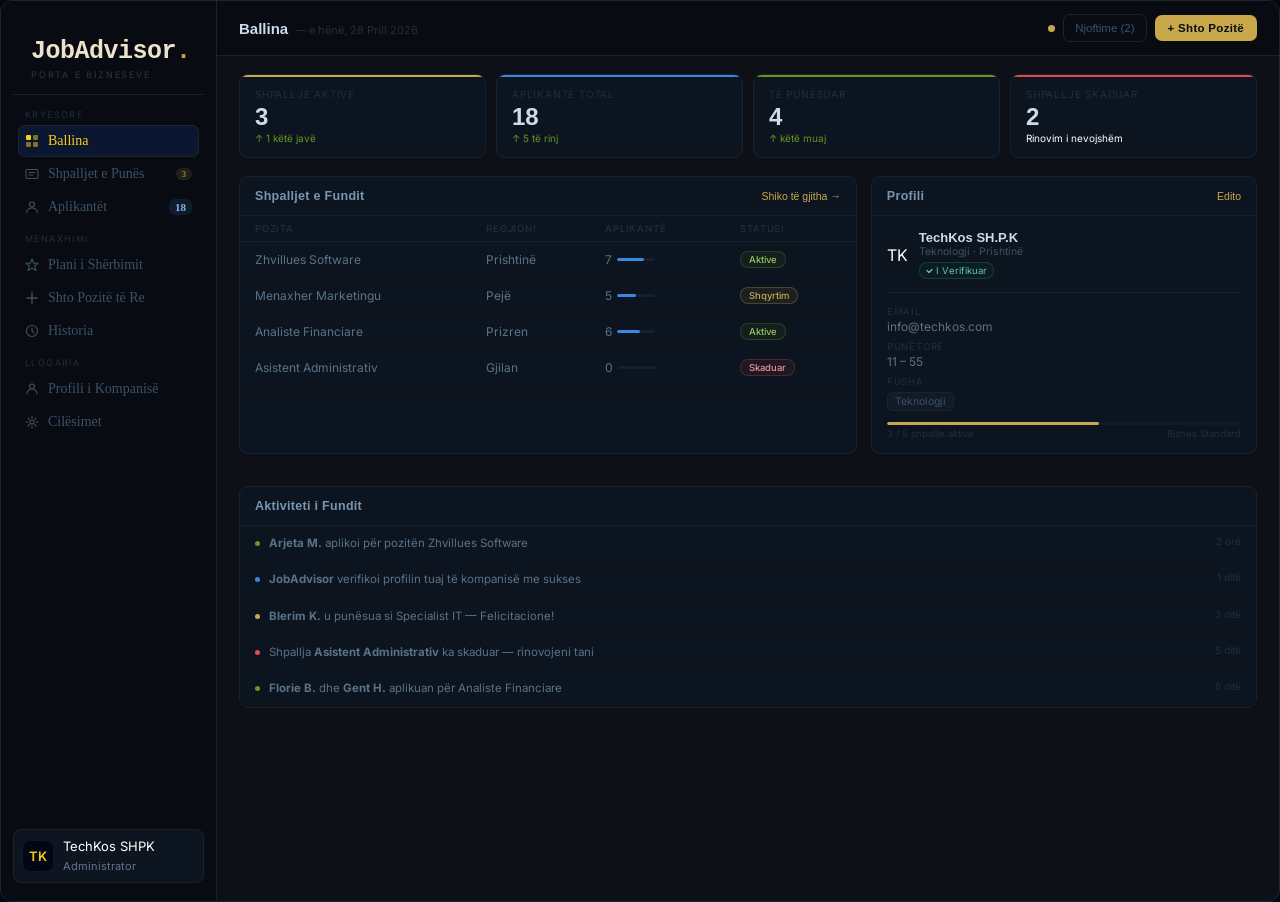
<file: index.html>
<!DOCTYPE html>
<html lang="en">

<head>
  <meta name="viewport" content="width=device-width, initial-scale=1.0">
  <meta charset="UTF-8">
  <title>Sidebar</title>

  <link rel="stylesheet" href="style.css">

  <!-- FONT -->
  <link href="https://fonts.googleapis.com/css2?family=Inter:wght@400;500;600&display=swap" rel="stylesheet">
</head>

<body>
  <div class="root">
    <aside class="sidebar">
      <!-- LOGO -->
      <div class="logo">
        <h2 class="JobAdvisor">JobAdvisor<span>.</span></h2>
        <p>PORTA E BIZNESEVE</p>
      </div>
      <div class="menu">
        <p class="mt-0 section">KRYESORE</p>
        <button type="button" class="item active">
          <svg width="14" height="14" viewBox="0 0 14 14" fill="none">
            <rect x="1" y="1" width="5" height="5" rx="1" fill="currentColor"></rect>
            <rect x="8" y="1" width="5" height="5" rx="1" fill="currentColor" opacity=".5"></rect>
            <rect x="1" y="8" width="5" height="5" rx="1" fill="currentColor" opacity=".5"></rect>
            <rect x="8" y="8" width="5" height="5" rx="1" fill="currentColor" opacity=".5"></rect>
          </svg>
          <p>Ballina</p>
        </button>
        <button class="item">
          <svg width="14" height="14" viewBox="0 0 14 14" fill="none">
            <rect x="1" y="2.5" width="12" height="9" rx="1.5" stroke="currentColor" stroke-width="1.1"></rect>
            <path d="M4 5.5h6M4 8h4" stroke="currentColor" stroke-width="1.1" stroke-linecap="round"></path>
          </svg>
          <p>Shpalljet e Punës</p>
          <span class="badge gold">3</span>
        </button>
        <button class="item">
          <svg width="14" height="14" viewBox="0 0 14 14" fill="none">
            <circle cx="7" cy="4.5" r="2.5" stroke="currentColor" stroke-width="1.1"></circle>
            <path d="M1.5 12.5c0-2.5 2.5-4.5 5.5-4.5s5.5 2 5.5 4.5" stroke="currentColor" stroke-width="1.1"
              stroke-linecap="round"></path>
          </svg>
          <p>Aplikantët</p>
          <span class="badge blue">18</span>
        </button>
        <p class="section">MENAXHIMI</p>
        <button type="button" class="item"><svg width="14" height="14" viewBox="0 0 14 14" fill="none">
            <path d="M7 1L8.7 5.3H13L9.7 7.9L10.9 12.5L7 10.1L3.1 12.5L4.3 7.9L1 5.3H5.3L7 1Z" stroke="currentColor"
              stroke-width="1.1" stroke-linejoin="round"></path>
          </svg>
          <p>Plani i Shërbimit</p>
        </button>
        <button type="button" class="item"><svg width="14" height="14" viewBox="0 0 14 14" fill="none">
            <path d="M7 2v10M2 7h10" stroke="currentColor" stroke-width="1.4" stroke-linecap="round"></path>
          </svg>
          <p>Shto Pozitë të Re</p>
        </button>
        <button class="item"><svg width="14" height="14" viewBox="0 0 14 14" fill="none">
            <circle cx="7" cy="7" r="5.5" stroke="currentColor" stroke-width="1.1"></circle>
            <path d="M7 4v3l2 2" stroke="currentColor" stroke-width="1.1" stroke-linecap="round"></path>
          </svg>
          <p>Historia</p>
        </button>
        <p class="section">LLOGARIA</p>
        <button class="item"><svg width="14" height="14" viewBox="0 0 14 14" fill="none">
            <circle cx="7" cy="4.5" r="2.5" stroke="currentColor" stroke-width="1.1"></circle>
            <path d="M2 12a5 5 0 0110 0" stroke="currentColor" stroke-width="1.1" stroke-linecap="round"></path>
          </svg>
          <p>Profili i Kompanisë</p>
        </button>
        <button class="item"><svg width="14" height="14" viewBox="0 0 14 14" fill="none">
            <circle cx="7" cy="7" r="2" stroke="currentColor" stroke-width="1.1"></circle>
            <path d="M7 1v2M7 11v2M1 7h2M11 7h2M2.9 2.9l1.4 1.4M9.7 9.7l1.4 1.4M2.9 11.1l1.4-1.4M9.7 4.3l1.4-1.4"
              stroke="currentColor" stroke-width="1.1" stroke-linecap="round"></path>
          </svg>
          <p>Cilësimet</p>
        </button>
      </div>
      <!-- PROFILE -->
      <div class="profile">
        <div class="avatar">TK</div>
        <div>
          <p class="name">TechKos SHPK</p>
          <span class="role">Administrator</span>
        </div>
      </div>
    </aside>
    <div class="main">
      <div class="topbar">
        <button type="button" class="menu-toggle" onclick="toggleSidebar()">☰</button>
        <div>
          <span class="tbar-title" id="tbar-title">Ballina</span>
          <span class="tbar-sub" id="tbar-sub">— e hënë, 28 Prill 2026</span>
        </div>
        <div class="tbar-actions">
          <div class="ndot"></div>
          <button type="button" class="btn-g">Njoftime (2)</button>
          <button type="button" class="btn-p" onclick="nav('shto',document.querySelector('[onclick*=shto]'))">+ Shto
            Pozitë</button>
        </div>
      </div>
      <div class="content">
        <!-- PAGE: BALLINA -->
        <div class="page on" id="page-ballina">
          <div class="sgrid">
            <div class="scard sc-gold">
              <div class="sc-lbl">Shpallje Aktive</div>
              <div class="sc-val">3</div>
              <div class="sc-ch up">↑ 1 këtë javë</div>
            </div>
            <div class="scard sc-blue">
              <div class="sc-lbl">Aplikantë Total</div>
              <div class="sc-val">18</div>
              <div class="sc-ch up">↑ 5 të rinj</div>
            </div>
            <div class="scard sc-green">
              <div class="sc-lbl">Të Punësuar</div>
              <div class="sc-val">4</div>
              <div class="sc-ch up">↑ këtë muaj</div>
            </div>
            <div class="scard sc-red">
              <div class="sc-lbl">Shpallje Skaduar</div>
              <div class="sc-val">2</div>
              <div class="sc-ch down">Rinovim i nevojshëm</div>
            </div>
          </div>
          <div class="row2">
            <div class="panel">
              <div class="ph"><span class="ph-t">Shpalljet e Fundit</span>
                <button type="button" class="ph-a" onclick="nav('puna',document.querySelectorAll('.nitem')[1])">Shiko të
                  gjitha →</button>
              </div>
              <table class="jtable">
                <thead>
                  <tr>
                    <th>Pozita</th>
                    <th>Regjioni</th>
                    <th>Aplikantë</th>
                    <th>Statusi</th>
                  </tr>
                </thead>
                <tbody>
                  <tr>
                    <td><span class="jt">Zhvillues Software</span></td>
                    <td>Prishtinë</td>
                    <td>
                      <div class="abar"><span>7</span>
                        <div class="ab">
                          <div class="af w-70"></div>
                        </div>
                      </div>
                    </td>
                    <td><span class="sb sa">Aktive</span></td>
                  </tr>
                  <tr>
                    <td><span class="jt">Menaxher Marketingu</span></td>
                    <td>Pejë</td>
                    <td>
                      <div class="abar"><span>5</span>
                        <div class="ab">
                          <div class="af w-50"></div>
                        </div>
                      </div>
                    </td>
                    <td><span class="sb sr">Shqyrtim</span></td>
                  </tr>
                  <tr>
                    <td><span class="jt">Analiste Financiare</span></td>
                    <td>Prizren</td>
                    <td>
                      <div class="abar"><span>6</span>
                        <div class="ab">
                          <div class="af w-60"></div>
                        </div>
                      </div>
                    </td>
                    <td><span class="sb sa">Aktive</span></td>
                  </tr>
                  <tr>
                    <td><span class="jt">Asistent Administrativ</span></td>
                    <td>Gjilan</td>
                    <td>
                      <div class="abar"><span>0</span>
                        <div class="ab">
                          <div class="af w-0"></div>
                        </div>
                      </div>
                    </td>
                    <td><span class="sb sc2">Skaduar</span></td>
                  </tr>
                </tbody>
              </table>
            </div>
            <div class="flex-col gap-12">
              <div class="panel">
                <div class="ph"><span class="ph-t">Profili</span>
                  <button type="button" class="ph-c"
                    onclick="nav('shto',document.querySelector('[onclick*=shto]'))">Edito</button>
                </div>
                <div class="panel-body">
                  <div class="prof-hdr">
                    <div class="pav">TK</div>
                    <div>
                      <div class="prof-title">TechKos
                        SH.P.K</div>
                      <div class="prof-sub">Teknologji · Prishtinë</div>
                      <div class="ver"><svg width="7" height="7" viewBox="0 0 7 7" fill="none">
                          <path d="M1 3.5l2 2 3-3" stroke="currentColor" stroke-width="1.3" stroke-linecap="round"
                            stroke-linejoin="round"></path>
                        </svg>I Verifikuar</div>
                    </div>
                  </div>
                  <div class="mb-7">
                    <div class="flabel">Email</div>
                    <div class="fval">info@techkos.com</div>
                  </div>
                  <div class="mb-7">
                    <div class="flabel">Punëtorë</div>
                    <div class="fval">11 – 55</div>
                  </div>
                  <div>
                    <div class="flabel">Fusha</div><span class="ftag">Teknologji</span>
                  </div>
                  <div class="pbar-w mt-11">
                    <div class="pbar-f" style="width:60%"></div>
                  </div>
                  <div class="ptxt"><span>3 / 5 shpallje aktive</span><span>Biznes Standard</span></div>
                </div>
              </div>
            </div>
          </div>
          <div class="panel">
            <div class="ph"><span class="ph-t">Aktiviteti i Fundit</span></div>
            <div class="aitem">
              <div class="adot adot bg-green"></div>
              <div class="atxt"><strong>Arjeta M.</strong> aplikoi për pozitën Zhvillues Software</div><span
                class="atime">2 orë</span>
            </div>
            <div class="aitem">
              <div class="adot adot bg-blue"></div>
              <div class="atxt"><strong>JobAdvisor</strong> verifikoi profilin tuaj të kompanisë me sukses</div><span
                class="atime">1 ditë</span>
            </div>
            <div class="aitem">
              <div class="adot adot bg-gold"></div>
              <div class="atxt"><strong>Blerim K.</strong> u punësua si Specialist IT — Felicitacione!</div><span
                class="atime">3 ditë</span>
            </div>
            <div class="aitem">
              <div class="adot adot bg-red"></div>
              <div class="atxt">Shpallja <strong>Asistent Administrativ</strong> ka skaduar — rinovojeni tani</div><span
                class="atime">5 ditë</span>
            </div>
            <div class="aitem">
              <div class="adot adot bg-green"></div>
              <div class="atxt"><strong>Florie B.</strong> dhe <strong>Gent H.</strong> aplikuan për Analiste Financiare
              </div><span class="atime">6 ditë</span>
            </div>
          </div>
        </div>

        <!-- PAGE: SHPALLJET E PUNES -->
        <div class="page" id="page-puna">
          <div class="sgrid sgrid col-3">
            <div class="scard sc-gold">
              <div class="sc-lbl">Aktive</div>
              <div class="sc-val">3</div>
            </div>
            <div class="scard sc-blue">
              <div class="sc-lbl">Në Shqyrtim</div>
              <div class="sc-val">2</div>
            </div>
            <div class="scard sc-red">
              <div class="sc-lbl">Skaduar</div>
              <div class="sc-val">2</div>
            </div>
          </div>
          <div class="panel">
            <div class="ph"><span class="ph-t">Të gjitha Shpalljet</span><button type="button" class="ph-b"
                onclick="nav('shto',document.querySelectorAll('.nitem')[4])">+ Shto të Re</button></div>
            <table class="jtable">
              <thead>
                <tr>
                  <th>Pozita</th>
                  <th>Fusha</th>
                  <th>Regjioni</th>
                  <th>Aplikantë</th>
                  <th>Statusi</th>
                  <th>Data</th>
                  <th>Veprime</th>
                </tr>
              </thead>
              <tbody>
                <tr>
                  <td><span class="jt">Zhvillues Software</span></td>
                  <td>Teknologji</td>
                  <td>Prishtinë</td>
                  <td>
                    <div class="abar"><span>7</span>
                      <div class="ab">
                        <div class="af" style="width:70%"></div>
                      </div>
                    </div>
                  </td>
                  <td><span class="sb sa">Aktive</span></td>
                  <td>22 Prill</td>
                  <td><button type="button" class="tact-btn"
                      onclick="nav('shto',document.querySelector('[onclick*=shto]'))">Edito</button></td>
                </tr>
                <tr>
                  <td><span class="jt">Menaxher Marketingu</span></td>
                  <td>Marketing</td>
                  <td>Pejë</td>
                  <td>
                    <div class="abar"><span>5</span>
                      <div class="ab">
                        <div class="af" style="width:50%"></div>
                      </div>
                    </div>
                  </td>
                  <td><span class="sb sr">Shqyrtim</span></td>
                  <td>20 Prill</td>
                  <td><button class="tact-btn">Edito</button></td>
                </tr>
                <tr>
                  <td><span class="jt">Analiste Financiare</span></td>
                  <td>Financë</td>
                  <td>Prizren</td>
                  <td>
                    <div class="abar"><span>6</span>
                      <div class="ab">
                        <div class="af" style="width:60%"></div>
                      </div>
                    </div>
                  </td>
                  <td><span class="sb sa">Aktive</span></td>
                  <td>18 Prill</td>
                  <td><button class="tact-btn">Edito</button></td>
                </tr>
                <tr>
                  <td><span class="jt">Asistent Administrativ</span></td>
                  <td>Tregti</td>
                  <td>Gjilan</td>
                  <td>
                    <div class="abar"><span>0</span>
                      <div class="ab">
                        <div class="af" style="width:0%"></div>
                      </div>
                    </div>
                  </td>
                  <td><span class="sb sc2">Skaduar</span></td>
                  <td>10 Prill</td>
                  <td><button class="tact-btn">Rinovo</button></td>
                </tr>
                <tr>
                  <td><span class="jt">Specialist IT</span></td>
                  <td>Teknologji</td>
                  <td>Mitrovicë</td>
                  <td>
                    <div class="abar"><span>3</span>
                      <div class="ab">
                        <div class="af w-30"></div>
                      </div>
                    </div>
                  </td>
                  <td><span class="sb sr">Shqyrtim</span></td>
                  <td>15 Prill</td>
                  <td><button type="button" class="tact-btn">Edito</button></td>
                </tr>
                <tr>
                  <td><span class="jt">Designer Grafik</span></td>
                  <td>Marketing</td>
                  <td>Prishtinë</td>
                  <td>
                    <div class="abar"><span>4</span>
                      <div class="ab">
                        <div class="af w-40"></div>
                      </div>
                    </div>
                  </td>
                  <td><span class="sb sa">Aktive</span></td>
                  <td>25 Prill</td>
                  <td><button class="tact-btn">Edito</button></td>
                </tr>
                <tr>
                  <td><span class="jt">Kontabilist</span></td>
                  <td>Financë</td>
                  <td>Pejë</td>
                  <td>
                    <div class="abar"><span>0</span>
                      <div class="ab">
                        <div class="af" style="width:0%"></div>
                      </div>
                    </div>
                  </td>
                  <td><span class="sb sc2">Skaduar</span></td>
                  <td>5 Prill</td>
                  <td><button type="button" class="tact-btn">Rinovo</button></td>
                </tr>
              </tbody>
            </table>
          </div>
        </div>

        <!-- PAGE: APLIKANTET -->
        <div class="page" id="page-aplikantet">
          <div class="filter-row">
            <span style="font-size:11.5px;color:#3d5166;margin-right:4px;">Filtro:</span>
            <button class="filter-btn on" onclick="filterAppl(this,'all')">Të gjithë (18)</button>
            <button class="filter-btn" onclick="filterAppl(this,'ri')">Të rinj (5)</button>
            <button class="filter-btn" onclick="filterAppl(this,'shqyrtim')">Në shqyrtim (8)</button>
            <button class="filter-btn" onclick="filterAppl(this,'pranuar')">Pranuar (4)</button>
            <button class="filter-btn" onclick="filterAppl(this,'refuzuar')">Refuzuar (1)</button>
          </div>
          <div id="appl-list">
            <div class="appl-card">
              <div class="appl-av appl-av bg-green-light">AM</div>
              <div>
                <div class="appl-name">Arjeta Morina</div>
                <div class="appl-pos">Aplikoi për: Zhvillues Software</div>
                <div class="appl-meta"><span class="appl-tag">Prishtinë</span><span class="appl-tag">3 vjet
                    përvojë</span><span class="appl-tag">2 orë më parë</span></div>
              </div>
              <div class="appl-actions"><button type="button" class="btn-view">Shiko CV</button><button type="button"
                  class="btn-acc">Prano</button><button type="button" class="btn-rej">Refuzo</button></div>
            </div>
            <div class="appl-card">
              <div class="appl-av appl-av bg-blue-light">BK</div>
              <div>
                <div class="appl-name">Blerim Krasniqi</div>
                <div class="appl-pos">Aplikoi për: Specialist IT</div>
                <div class="appl-meta"><span class="appl-tag">Mitrovicë</span><span class="appl-tag">5 vjet
                    përvojë</span><span class="appl-tag">1 ditë</span></div>
              </div>
              <div class="appl-actions"><button type="button" class="btn-view">Shiko CV</button><button type="button"
                  class="btn-acc btn-acc hired-btn">Punësuar ✓</button></div>
            </div>
            <div class="appl-card">
              <div class="appl-av appl-av bg-gold-light">FB</div>
              <div>
                <div class="appl-name">Florie Berisha</div>
                <div class="appl-pos">Aplikoi për: Analiste Financiare</div>
                <div class="appl-meta"><span class="appl-tag">Prizren</span><span class="appl-tag">4 vjet
                    përvojë</span><span class="appl-tag">2 ditë</span></div>
              </div>
              <div class="appl-actions"><button class="btn-view">Shiko CV</button><button
                  class="btn-acc">Prano</button><button class="btn-rej">Refuzo</button></div>
            </div>
            <div class="appl-card">
              <div class="appl-av appl-av bg-red-light">GH</div>
              <div>
                <div class="appl-name">Gent Hoxha</div>
                <div class="appl-pos">Aplikoi për: Analiste Financiare</div>
                <div class="appl-meta"><span class="appl-tag">Gjilan</span><span class="appl-tag">2 vjet
                    përvojë</span><span class="appl-tag">2 ditë</span></div>
              </div>
              <div class="appl-actions"><button type="button" class="btn-view">Shiko CV</button><button type="button"
                  class="btn-acc">Prano</button><button class="btn-rej">Refuzo</button></div>
            </div>
            <div class="appl-card">
              <div class="appl-av appl-av bg-cyan-light">LN</div>
              <div>
                <div class="appl-name">Liridon Nimani</div>
                <div class="appl-pos">Aplikoi për: Menaxher Marketingu</div>
                <div class="appl-meta"><span class="appl-tag">Pejë</span><span class="appl-tag">6 vjet
                    përvojë</span><span class="appl-tag">3 ditë</span></div>
              </div>
              <div class="appl-actions"><button type="button" class="btn-view">Shiko CV</button><button type="button"
                  class="btn-acc">Prano</button><button class="btn-rej">Refuzo</button></div>
            </div>
            <div class="appl-card">
              <div class="appl-av appl-av bg-purple-light">VI</div>
              <div>
                <div class="appl-name">Vjosa Idrizi</div>
                <div class="appl-pos">Aplikoi për: Designer Grafik</div>
                <div class="appl-meta"><span class="appl-tag">Prishtinë</span><span class="appl-tag">4 vjet
                    përvojë</span><span class="appl-tag">1 ditë</span></div>
              </div>
              <div class="appl-actions"><button type="button" class="btn-view">Shiko CV</button><button type="button"
                  class="btn-acc">Prano</button><button type="button" class="btn-rej">Refuzo</button></div>
            </div>
          </div>
        </div>

        <!-- PAGE: PLANI -->
        <div class="page" id="page-plan">
          <div class="mb-14">
            <div class="section-h">Plani Aktual</div>
            <div class="panel panel-padded">
              <div class="flex-between">
                <div>
                  <div class="plan-title">Biznes
                    Standard</div>
                  <div class="plan-badge">Aktiv deri: 30 Maj 2026</div>
                </div>
                <div class="plan-price-lg">€49<span class="plan-price-sub">/muaj</span></div>
              </div>
              <div class="plan-stats-grid">
                <div class="plan-stat-card">
                  <div class="plan-stat-label">
                    Shpallje të Përdorura</div>
                  <div class="plan-stat-val">3 <span class="plan-stat-sub">/ 5</span></div>
                  <div class="pbar-w" style="margin-top:6px;">
                    <div class="pbar-f" style="width:60%"></div>
                  </div>
                </div>
                <div class="plan-stat-card">
                  <div class="plan-stat-label">
                    Aplikantë të Parë</div>
                  <div class="plan-stat-val">18 <span class="plan-stat-sub">/ 50</span></div>
                  <div class="pbar-w" style="margin-top:6px;">
                    <div class="pbar-f w-36 bg-blue"></div>
                  </div>
                </div>
              </div>
            </div>
          </div>
          <div class="section-h">Krahaso Planet</div>
          <div class="plan-grid">
            <div class="plan-card">
              <div class="plan-name">Bazik</div>
              <div class="plan-price">€19<span>/muaj</span></div>
              <div class="plan-features">
                <div class="plan-feature"><svg width="12" height="12" viewBox="0 0 12 12" fill="none">
                    <path d="M2 6l3 3 5-5" stroke="#639922" stroke-width="1.3" stroke-linecap="round"
                      stroke-linejoin="round"></path>
                  </svg>1 shpallje aktive</div>
                <div class="plan-feature"><svg width="12" height="12" viewBox="0 0 12 12" fill="none">
                    <path d="M2 6l3 3 5-5" stroke="#639922" stroke-width="1.3" stroke-linecap="round"
                      stroke-linejoin="round"></path>
                  </svg>10 aplikantë/muaj</div>
                <div class="plan-feature"><svg width="12" height="12" viewBox="0 0 12 12" fill="none">
                    <path d="M3 9l6-6M9 9L3 3" stroke="#e24b4a" stroke-width="1.3" stroke-linecap="round"></path>
                  </svg><span class="feature-disabled">Profil i shënuar</span></div>
                <div class="plan-feature"><svg width="12" height="12" viewBox="0 0 12 12" fill="none">
                    <path d="M3 9l6-6M9 9L3 3" stroke="#e24b4a" stroke-width="1.3" stroke-linecap="round"></path>
                  </svg><span class="feature-disabled">Statistika</span></div>
              </div>
              <button type="button" class="plan-cta plan-cta basic-plan">Zgjedh
                Bazik</button>
            </div>
            <div class="plan-card plan-current">
              <div class="plan-header">
                <div class="plan-name">Standard</div><span class="plan-badge">Aktual</span>
              </div>
              <div class="plan-price">€49<span>/muaj</span></div>
              <div class="plan-features">
                <div class="plan-feature"><svg width="12" height="12" viewBox="0 0 12 12" fill="none">
                    <path d="M2 6l3 3 5-5" stroke="#639922" stroke-width="1.3" stroke-linecap="round"
                      stroke-linejoin="round"></path>
                  </svg>5 shpallje aktive</div>
                <div class="plan-feature"><svg width="12" height="12" viewBox="0 0 12 12" fill="none">
                    <path d="M2 6l3 3 5-5" stroke="#639922" stroke-width="1.3" stroke-linecap="round"
                      stroke-linejoin="round"></path>
                  </svg>50 aplikantë/muaj</div>
                <div class="plan-feature"><svg width="12" height="12" viewBox="0 0 12 12" fill="none">
                    <path d="M2 6l3 3 5-5" stroke="#639922" stroke-width="1.3" stroke-linecap="round"
                      stroke-linejoin="round"></path>
                  </svg>Profil i shënuar</div>
                <div class="plan-feature"><svg width="12" height="12" viewBox="0 0 12 12" fill="none">
                    <path d="M3 9l6-6M9 9L3 3" stroke="#e24b4a" stroke-width="1.3" stroke-linecap="round"></path>
                  </svg><span class="feature-disabled">Statistika të avancuara</span></div>
              </div>
              <button class="plan-cta plan-cta disabled">Plani Aktual</button>
            </div>
            <div class="plan-card">
              <div class="plan-name">Premium</div>
              <div class="plan-price">€99<span>/muaj</span></div>
              <div class="plan-features">
                <div class="plan-feature"><svg width="12" height="12" viewBox="0 0 12 12" fill="none">
                    <path d="M2 6l3 3 5-5" stroke="#639922" stroke-width="1.3" stroke-linecap="round"
                      stroke-linejoin="round"></path>
                  </svg>Shpallje të pakufizuara</div>
                <div class="plan-feature"><svg width="12" height="12" viewBox="0 0 12 12" fill="none">
                    <path d="M2 6l3 3 5-5" stroke="#639922" stroke-width="1.3" stroke-linecap="round"
                      stroke-linejoin="round"></path>
                  </svg>Aplikantë të pakufizuar</div>
                <div class="plan-feature"><svg width="12" height="12" viewBox="0 0 12 12" fill="none">
                    <path d="M2 6l3 3 5-5" stroke="#639922" stroke-width="1.3" stroke-linecap="round"
                      stroke-linejoin="round"></path>
                  </svg>Profil i shënuar</div>
                <div class="plan-feature"><svg width="12" height="12" viewBox="0 0 12 12" fill="none">
                    <path d="M2 6l3 3 5-5" stroke="#639922" stroke-width="1.3" stroke-linecap="round"
                      stroke-linejoin="round"></path>
                  </svg>Statistika të avancuara</div>
              </div>
              <button class="plan-cta">Upgrade →</button>
            </div>
          </div>
        </div>

        <!-- PAGE: SHTO POZITE -->
        <div class="page" id="page-shto">
          <div class="panel panel-padded-lg">
            <div class="form-section">Informacione për Pozitën</div>
            <div class="form-grid">
              <div class="fg1"><label class="flg">Titulli i Pozitës *</label><input class="finp" type="text"
                  placeholder="p.sh. Zhvillues Software i Lartë"></div>
              <div><label class="flg">Fusha / Industria *</label>
                <select class="finp">
                  <option value="">— Zgjedh —</option>
                  <option>Teknologji</option>
                  <option>Marketing</option>
                  <option>Financë</option>
                  <option>Tregti</option>
                  <option>Tjetër</option>
                </select>
              </div>
              <div><label class="flg">Regjioni *</label>
                <select class="finp">
                  <option value="">— Zgjedh —</option>
                  <option>Prishtinë</option>
                  <option>Pejë</option>
                  <option>Prizren</option>
                  <option>Gjilan</option>
                  <option>Mitrovicë</option>
                  <option>Tjetër</option>
                </select>
              </div>
              <div><label class="flg">Lloji i Punës</label>
                <select class="finp">
                  <option>Kohë e plotë</option>
                  <option>Kohë e pjesshme</option>
                  <option>Remote</option>
                  <option>Praktikë</option>
                </select>
              </div>
              <div><label class="flg">Paga (€/muaj)</label><input class="finp" type="text"
                  placeholder="p.sh. 800 – 1200"></div>
              <div class="fg1"><label class="flg">Përshkrimi i Pozitës *</label><textarea class="finp"
                  placeholder="Përshkruani detyrat, kualifikimet dhe aftësitë e kërkuara..."></textarea></div>
              <div class="fg1"><label class="flg">Kualifikimet e Kërkuara</label><textarea class="finp finp textarea-md"
                  placeholder="p.sh. Bachelor në Informatikë, 2+ vjet përvojë me React..."></textarea></div>
            </div>
            <div class="form-section mt-18">Afati dhe Kontakti</div>
            <div class="form-grid">
              <div><label class="flg">Afati i Aplikimit</label><input class="finp" type="date"></div>
              <div><label class="flg">Email Kontakti</label><input class="finp" type="email"
                  placeholder="rekrutim@kompania.com"></div>
            </div>
            <div class="form-actions">
              <button class="form-submit">Publiko Shpalljen →</button>
              <button class="btn-g mt-8">Ruaj si Draft</button>
            </div>
          </div>
        </div>

        <!-- PAGE: HISTORIA -->
        <div class="page" id="page-historia">
          <div class="sgrid sgrid col-3">
            <div class="scard sc-gold">
              <div class="sc-lbl">Shpallje Totale</div>
              <div class="sc-val">12</div>
              <div class="sc-ch">që nga fillimi</div>
            </div>
            <div class="scard sc-green">
              <div class="sc-lbl">Kandidatë Punësuar</div>
              <div class="sc-val">9</div>
              <div class="sc-ch up">sukses i lartë</div>
            </div>
            <div class="scard sc-blue">
              <div class="sc-lbl">Aplikantë Total</div>
              <div class="sc-val">74</div>
              <div class="sc-ch">gjithsej</div>
            </div>
          </div>
          <div class="panel">
            <div class="ph"><span class="ph-t">Regjistri i Aktivitetit</span></div>
            <div class="hist-item">
              <div class="hist-ic hist-ic bg-green-light"><svg width="14" height="14" viewBox="0 0 14 14" fill="none">
                  <circle cx="7" cy="5" r="2.5" stroke="#97c459" stroke-width="1.1"></circle>
                  <path d="M2 12.5c0-2.5 2.2-4.5 5-4.5s5 2 5 4.5" stroke="#97c459" stroke-width="1.1"
                    stroke-linecap="round"></path>
                </svg></div>
              <div>
                <div class="hist-title">Blerim Krasniqi u Punësua</div>
                <div class="hist-sub">Pozita: Specialist IT · Mitrovicë</div>
              </div>
              <span class="hist-date">25 Prill 2026</span>
            </div>
            <div class="hist-item">
              <div class="hist-ic hist-ic bg-gold-light"><svg width="14" height="14" viewBox="0 0 14 14" fill="none">
                  <rect x="1" y="2" width="12" height="10" rx="1.5" stroke="#c9a84c" stroke-width="1.1"></rect>
                  <path d="M4 5.5h6M4 8h4" stroke="#c9a84c" stroke-width="1.1" stroke-linecap="round"></path>
                </svg></div>
              <div>
                <div class="hist-title">Shpallje e Re Publikuar</div>
                <div class="hist-sub">Designer Grafik · Prishtinë</div>
              </div>
              <span class="hist-date">25 Prill 2026</span>
            </div>
            <div class="hist-item">
              <div class="hist-ic hist-ic bg-blue-light"><svg width="14" height="14" viewBox="0 0 14 14" fill="none">
                  <path d="M2 3l5 4 5-4" stroke="#85b7eb" stroke-width="1.1" stroke-linecap="round"></path>
                  <rect x="1" y="2.5" width="12" height="9" rx="1.5" stroke="#85b7eb" stroke-width="1.1"></rect>
                </svg></div>
              <div>
                <div class="hist-title">Profili i Kompanisë u Verifikua</div>
                <div class="hist-sub">Verifikim nga ekipi i JobAdvisor</div>
              </div>
              <span class="hist-date">24 Prill 2026</span>
            </div>
            <div class="hist-item">
              <div class="hist-ic hist-ic bg-green-light"><svg width="14" height="14" viewBox="0 0 14 14" fill="none">
                  <circle cx="7" cy="5" r="2.5" stroke="#97c459" stroke-width="1.1"></circle>
                  <path d="M2 12.5c0-2.5 2.2-4.5 5-4.5s5 2 5 4.5" stroke="#97c459" stroke-width="1.1"
                    stroke-linecap="round"></path>
                </svg></div>
              <div>
                <div class="hist-title">Dona Gashi u Punësua</div>
                <div class="hist-sub">Pozita: Menaxhere HR · Prishtinë</div>
              </div>
              <span class="hist-date">18 Prill 2026</span>
            </div>
            <div class="hist-item">
              <div class="hist-ic hist-ic bg-red-light"><svg width="14" height="14" viewBox="0 0 14 14" fill="none">
                  <circle cx="7" cy="7" r="5.5" stroke="#f09595" stroke-width="1.1"></circle>
                  <path d="M7 4v3" stroke="#f09595" stroke-width="1.3" stroke-linecap="round"></path>
                  <circle cx="7" cy="10" r=".6" fill="#f09595"></circle>
                </svg></div>
              <div>
                <div class="hist-title">Shpallja Skadoi</div>
                <div class="hist-sub">Asistent Administrativ · Gjilan</div>
              </div>
              <span class="hist-date">10 Prill 2026</span>
            </div>
            <div class="hist-item">
              <div class="hist-ic hist-ic bg-gold-light"><svg width="14" height="14" viewBox="0 0 14 14" fill="none">
                  <path d="M7 1l1.5 4H13l-3.5 2.5L10.8 12 7 9.5 3.2 12l1.3-4.5L1 5h4.5L7 1z" stroke="#c9a84c"
                    stroke-width="1.1" stroke-linejoin="round"></path>
                </svg></div>
              <div>
                <div class="hist-title">Upgrade i Planit</div>
                <div class="hist-sub">Nga Bazik → Biznes Standard</div>
              </div>
              <span class="hist-date">1 Prill 2026</span>
            </div>
            <div class="hist-item">
              <div class="hist-ic hist-ic bg-green-light"><svg width="14" height="14" viewBox="0 0 14 14" fill="none">
                  <circle cx="7" cy="5" r="2.5" stroke="#97c459" stroke-width="1.1"></circle>
                  <path d="M2 12.5c0-2.5 2.2-4.5 5-4.5s5 2 5 4.5" stroke="#97c459" stroke-width="1.1"
                    stroke-linecap="round"></path>
                </svg></div>
              <div>
                <div class="hist-title">Mentor Leka u Punësua</div>
                <div class="hist-sub">Pozita: Analiste Financiare · Prizren</div>
              </div>
              <span class="hist-date">28 Mars 2026</span>
            </div>
            <div class="hist-item">
              <div class="hist-ic hist-ic bg-blue-light"><svg width="14" height="14" viewBox="0 0 14 14" fill="none">
                  <rect x="1" y="2.5" width="12" height="9" rx="1.5" stroke="#85b7eb" stroke-width="1.1"></rect>
                  <path d="M4 5.5h6M4 8h4" stroke="#85b7eb" stroke-width="1.1" stroke-linecap="round"></path>
                </svg></div>
              <div>
                <div class="hist-title">Llogaria u Krijua</div>
                <div class="hist-sub">TechKos SH.P.K u regjistrua në JobAdvisor</div>
              </div>
              <span class="hist-date">15 Shkurt 2026</span>
            </div>
          </div>
        </div>

        <!-- PAGE: PROFILI -->
        <div class="page" id="page-profili">
          <div class="row2">
            <div class="panel" style="padding:18px 20px;">
              <div class="form-section">Të dhënat e Kompanisë</div>
              <div class="form-grid">
                <div class="fg1"><label class="flg">Emri i Biznesit *</label><input class="finp" type="text"
                    value="TechKos SH.P.K"></div>
                <div class="fg1"><label class="flg">Email i Kompanisë *</label><input class="finp" type="email"
                    value="info@techkos.com"></div>
                <div><label class="flg">Numri i Punëtorëve *</label>
                  <select class="finp">
                    <option>1 – 10</option>
                    <option selected="">11 – 55</option>
                    <option>55+</option>
                  </select>
                </div>
                <div><label class="flg">Regjioni *</label>
                  <select class="finp">
                    <option selected="">Prishtinë</option>
                    <option>Pejë</option>
                    <option>Prizren</option>
                    <option>Gjilan</option>
                    <option>Mitrovicë</option>
                    <option>Tjetër</option>
                  </select>
                </div>
                <div class="fg1"><label class="flg">Fusha e Kompanisë *</label>
                  <select class="finp">
                    <option selected="">Teknologji</option>
                    <option>Marketing</option>
                    <option>Financë</option>
                    <option>Tregti</option>
                    <option>Tjetër</option>
                  </select>
                </div>
                <div class="fg1"><label class="flg">Përshkrimi i Kompanisë</label><textarea
                    class="finp finp textarea-lg">TechKos SH.P.K është kompani udhëheqëse në fushën e teknologjisë informative në Kosovë, duke ofruar zgjidhje softuerike dhe shërbime IT për klientë vendorë dhe ndërkombëtarë.</textarea>
                </div>
                <div><label class="flg">Faqja Web</label><input class="finp" type="text" value="www.techkos.com"></div>
                <div><label class="flg">Numri i Telefonit</label><input class="finp" type="text"
                    value="+383 44 123 456"></div>
              </div>
              <button class="form-submit form-submit mt-12">Ruaj Ndryshimet</button>
            </div>
            <div class="flex-col gap-12">
              <div class="panel panel-body-lg">
                <div class="prof-hdr-lg">
                  <div class="pav">TK</div>
                  <div>
                    <div class="prof-title-lg">TechKos
                      SH.P.K</div>
                    <div class="prof-sub-lg">Teknologji · Prishtinë · 11–55 punëtorë
                    </div>
                    <div class="ver"><svg width="7" height="7" viewBox="0 0 7 7" fill="none">
                        <path d="M1 3.5l2 2 3-3" stroke="currentColor" stroke-width="1.3" stroke-linecap="round"
                          stroke-linejoin="round"></path>
                      </svg>Profil i Verifikuar</div>
                  </div>
                </div>
                <div class="mb-9">
                  <div class="flabel">Email</div>
                  <div class="fval">info@techkos.com</div>
                </div>
                <div class="mb-9">
                  <div class="flabel">Faqja Web</div>
                  <div class="fval fval color-gold">www.techkos.com</div>
                </div>
                <div class="mb-9">
                  <div class="flabel">Telefon</div>
                  <div class="fval">+383 44 123 456</div>
                </div>
                <div>
                  <div class="flabel">Anëtar që nga</div>
                  <div class="fval">Shkurt 2026</div>
                </div>
              </div>
              <div class="panel panel-body">
                <div class="ph-t ph-t mb-10 block">Statistikat e Profilit</div>
                <div class="stats-grid">
                  <div class="stat-sm-card">
                    <div class="stat-sm-label">Shpallje</div>
                    <div class="stat-sm-val gold">12</div>
                  </div>
                  <div class="stat-sm-card">
                    <div class="stat-sm-label">Punësuar</div>
                    <div class="stat-sm-val green">9</div>
                  </div>
                </div>
              </div>
            </div>
          </div>
        </div>

        <!-- PAGE: SETTINGS -->
        <div class="page" id="page-settings">
          <div class="panel panel-padded-mb">
            <div class="section-h">Njoftimet</div>
            <div class="settings-row">
              <div>
                <div class="settings-label">Aplikantë të Rinj</div>
                <div class="settings-sub">Merr email kur dikush aplikon</div>
              </div>
              <div class="settings-right">
                <div class="toggle on" onclick="this.classList.toggle('on')"></div>
              </div>
            </div>
            <div class="settings-row">
              <div>
                <div class="settings-label">Shpallje Skaduese</div>
                <div class="settings-sub">Kujtesë 3 ditë para skadimit</div>
              </div>
              <div class="settings-right">
                <div class="toggle on" onclick="this.classList.toggle('on')"></div>
              </div>
            </div>
            <div class="settings-row">
              <div>
                <div class="settings-label">Njoftime Email Javore</div>
                <div class="settings-sub">Raport i plotë çdo të hënë</div>
              </div>
              <div class="settings-right">
                <div class="toggle" onclick="this.classList.toggle('on')"></div>
              </div>
            </div>
            <div class="settings-row">
              <div>
                <div class="settings-label">Njoftime SMS</div>
                <div class="settings-sub">Mesazhe direkte në telefon</div>
              </div>
              <div class="settings-right">
                <div class="toggle" onclick="this.classList.toggle('on')"></div>
              </div>
            </div>
          </div>
          <div class="panel panel-padded-mb">
            <div class="section-h">Siguria e Llogarisë</div>
            <div class="settings-row">
              <div>
                <div class="settings-label">Ndysho Fjalëkalimin</div>
                <div class="settings-sub">Rekomandohet çdo 3 muaj</div>
              </div>
              <div class="settings-right"><button class="btn-g">Ndysho</button></div>
            </div>
            <div class="settings-row">
              <div>
                <div class="settings-label">Vërtetim Dy-Faktor (2FA)</div>
                <div class="settings-sub">Shtresa shtesë e sigurisë</div>
              </div>
              <div class="settings-right">
                <div class="toggle" onclick="this.classList.toggle('on')"></div>
              </div>
            </div>
            <div class="settings-row">
              <div>
                <div class="settings-label">Seancat Aktive</div>
                <div class="settings-sub">2 pajisje të kyçura aktualisht</div>
              </div>
              <div class="settings-right"><button class="btn-g">Shiko</button></div>
            </div>
          </div>
          <div class="panel panel-padded-md">
            <div class="section-h section-h danger-zone">Zona e Rrezikshme</div>
            <div class="settings-row">
              <div>
                <div class="settings-label">Çaktivizo Llogarinë</div>
                <div class="settings-sub">Profili nuk do të jetë i dukshëm</div>
              </div>
              <div class="settings-right"><button class="danger-btn">Çaktivizo</button></div>
            </div>
            <div class="settings-row">
              <div>
                <div class="settings-label">Fshi Llogarinë Përgjithmonë</div>
                <div class="settings-sub">Ky veprim nuk mund të kthehet</div>
              </div>
              <div class="settings-right"><button class="danger-btn">Fshi</button></div>
            </div>
          </div>
        </div>

      </div>

    </div>

  </div>






  <script src="script.js"></script>
</body>

</html>
</file>
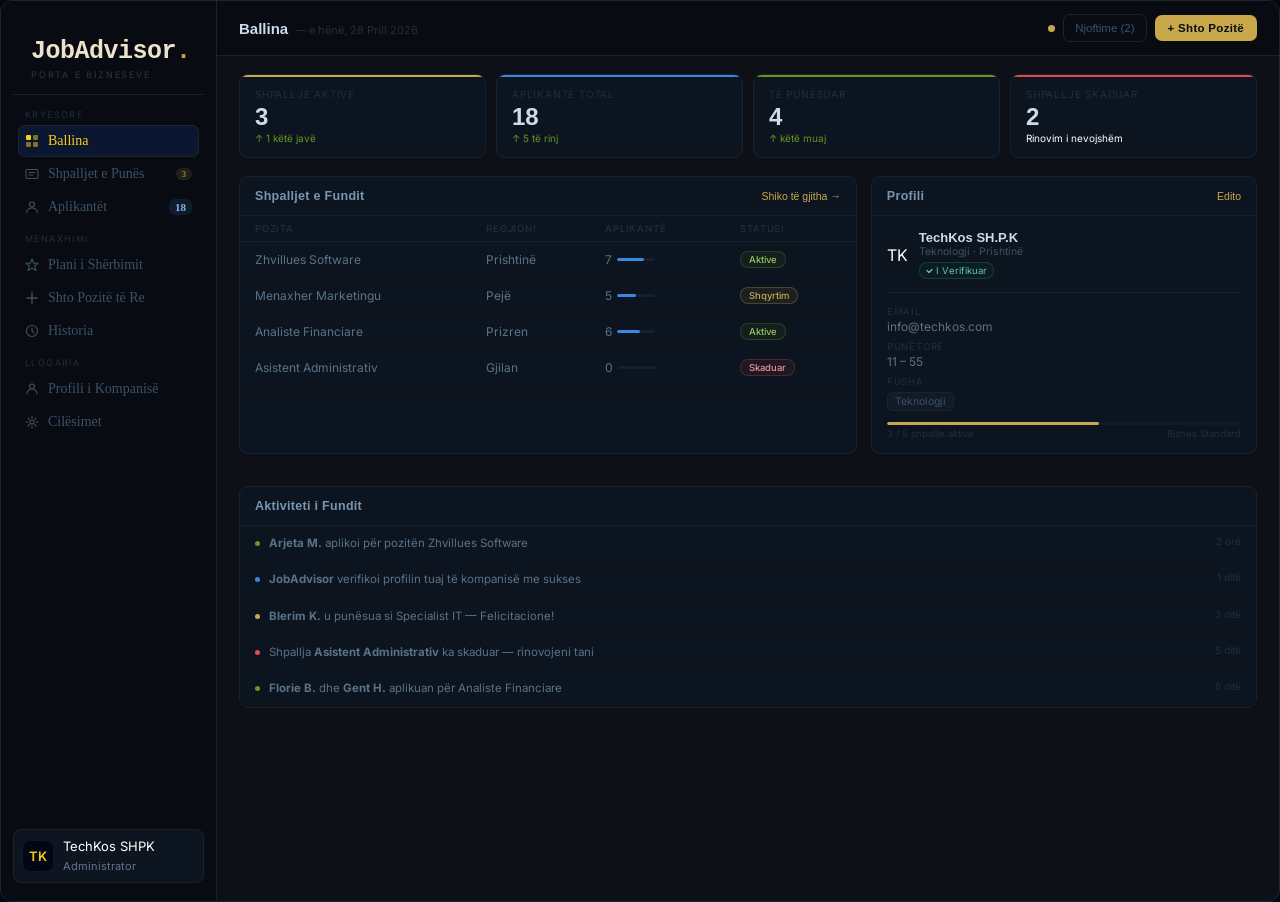
<file: JobAdvisor-/index.html>
<!DOCTYPE html>
<html lang="en">

<head>
  <meta name="viewport" content="width=device-width, initial-scale=1.0">
  <meta charset="UTF-8">
  <title>Sidebar</title>

  <link rel="stylesheet" href="style.css">

  <!-- FONT -->
  <link href="https://fonts.googleapis.com/css2?family=Inter:wght@400;500;600&display=swap" rel="stylesheet">
</head>

<body>
  <div class="root">
    <aside class="sidebar">
      <!-- LOGO -->
      <div class="logo">
        <h2 class="JobAdvisor">JobAdvisor<span>.</span></h2>
        <p>PORTA E BIZNESEVE</p>
      </div>
      <div class="menu">
        <p class="mt-0 section">KRYESORE</p>
        <button type="button" class="item active">
          <svg width="14" height="14" viewBox="0 0 14 14" fill="none">
            <rect x="1" y="1" width="5" height="5" rx="1" fill="currentColor"></rect>
            <rect x="8" y="1" width="5" height="5" rx="1" fill="currentColor" opacity=".5"></rect>
            <rect x="1" y="8" width="5" height="5" rx="1" fill="currentColor" opacity=".5"></rect>
            <rect x="8" y="8" width="5" height="5" rx="1" fill="currentColor" opacity=".5"></rect>
          </svg>
          <p>Ballina</p>
        </button>
        <button class="item">
          <svg width="14" height="14" viewBox="0 0 14 14" fill="none">
            <rect x="1" y="2.5" width="12" height="9" rx="1.5" stroke="currentColor" stroke-width="1.1"></rect>
            <path d="M4 5.5h6M4 8h4" stroke="currentColor" stroke-width="1.1" stroke-linecap="round"></path>
          </svg>
          <p>Shpalljet e Punës</p>
          <span class="badge gold">3</span>
        </button>
        <button class="item">
          <svg width="14" height="14" viewBox="0 0 14 14" fill="none">
            <circle cx="7" cy="4.5" r="2.5" stroke="currentColor" stroke-width="1.1"></circle>
            <path d="M1.5 12.5c0-2.5 2.5-4.5 5.5-4.5s5.5 2 5.5 4.5" stroke="currentColor" stroke-width="1.1"
              stroke-linecap="round"></path>
          </svg>
          <p>Aplikantët</p>
          <span class="badge blue">18</span>
        </button>
        <p class="section">MENAXHIMI</p>
        <button type="button" class="item"><svg width="14" height="14" viewBox="0 0 14 14" fill="none">
            <path d="M7 1L8.7 5.3H13L9.7 7.9L10.9 12.5L7 10.1L3.1 12.5L4.3 7.9L1 5.3H5.3L7 1Z" stroke="currentColor"
              stroke-width="1.1" stroke-linejoin="round"></path>
          </svg>
          <p>Plani i Shërbimit</p>
        </button>
        <button type="button" class="item"><svg width="14" height="14" viewBox="0 0 14 14" fill="none">
            <path d="M7 2v10M2 7h10" stroke="currentColor" stroke-width="1.4" stroke-linecap="round"></path>
          </svg>
          <p>Shto Pozitë të Re</p>
        </button>
        <button class="item"><svg width="14" height="14" viewBox="0 0 14 14" fill="none">
            <circle cx="7" cy="7" r="5.5" stroke="currentColor" stroke-width="1.1"></circle>
            <path d="M7 4v3l2 2" stroke="currentColor" stroke-width="1.1" stroke-linecap="round"></path>
          </svg>
          <p>Historia</p>
        </button>
        <p class="section">LLOGARIA</p>
        <button class="item"><svg width="14" height="14" viewBox="0 0 14 14" fill="none">
            <circle cx="7" cy="4.5" r="2.5" stroke="currentColor" stroke-width="1.1"></circle>
            <path d="M2 12a5 5 0 0110 0" stroke="currentColor" stroke-width="1.1" stroke-linecap="round"></path>
          </svg>
          <p>Profili i Kompanisë</p>
        </button>
        <button class="item"><svg width="14" height="14" viewBox="0 0 14 14" fill="none">
            <circle cx="7" cy="7" r="2" stroke="currentColor" stroke-width="1.1"></circle>
            <path d="M7 1v2M7 11v2M1 7h2M11 7h2M2.9 2.9l1.4 1.4M9.7 9.7l1.4 1.4M2.9 11.1l1.4-1.4M9.7 4.3l1.4-1.4"
              stroke="currentColor" stroke-width="1.1" stroke-linecap="round"></path>
          </svg>
          <p>Cilësimet</p>
        </button>
      </div>
      <!-- PROFILE -->
      <div class="profile">
        <div class="avatar">TK</div>
        <div>
          <p class="name">TechKos SHPK</p>
          <span class="role">Administrator</span>
        </div>
      </div>
    </aside>
    <div class="main">
      <div class="topbar">
        <button type="button" class="menu-toggle" onclick="toggleSidebar()">☰</button>
        <div>
          <span class="tbar-title" id="tbar-title">Ballina</span>
          <span class="tbar-sub" id="tbar-sub">— e hënë, 28 Prill 2026</span>
        </div>
        <div class="tbar-actions">
          <div class="ndot"></div>
          <button type="button" class="btn-g">Njoftime (2)</button>
          <button type="button" class="btn-p" onclick="nav('shto',document.querySelector('[onclick*=shto]'))">+ Shto
            Pozitë</button>
        </div>
      </div>
      <div class="content">
        <!-- PAGE: BALLINA -->
        <div class="page on" id="page-ballina">
          <div class="sgrid">
            <div class="scard sc-gold">
              <div class="sc-lbl">Shpallje Aktive</div>
              <div class="sc-val">3</div>
              <div class="sc-ch up">↑ 1 këtë javë</div>
            </div>
            <div class="scard sc-blue">
              <div class="sc-lbl">Aplikantë Total</div>
              <div class="sc-val">18</div>
              <div class="sc-ch up">↑ 5 të rinj</div>
            </div>
            <div class="scard sc-green">
              <div class="sc-lbl">Të Punësuar</div>
              <div class="sc-val">4</div>
              <div class="sc-ch up">↑ këtë muaj</div>
            </div>
            <div class="scard sc-red">
              <div class="sc-lbl">Shpallje Skaduar</div>
              <div class="sc-val">2</div>
              <div class="sc-ch down">Rinovim i nevojshëm</div>
            </div>
          </div>
          <div class="row2">
            <div class="panel">
              <div class="ph"><span class="ph-t">Shpalljet e Fundit</span>
                <button type="button" class="ph-a" onclick="nav('puna',document.querySelectorAll('.nitem')[1])">Shiko të
                  gjitha →</button>
              </div>
              <table class="jtable">
                <thead>
                  <tr>
                    <th>Pozita</th>
                    <th>Regjioni</th>
                    <th>Aplikantë</th>
                    <th>Statusi</th>
                  </tr>
                </thead>
                <tbody>
                  <tr>
                    <td><span class="jt">Zhvillues Software</span></td>
                    <td>Prishtinë</td>
                    <td>
                      <div class="abar"><span>7</span>
                        <div class="ab">
                          <div class="af w-70"></div>
                        </div>
                      </div>
                    </td>
                    <td><span class="sb sa">Aktive</span></td>
                  </tr>
                  <tr>
                    <td><span class="jt">Menaxher Marketingu</span></td>
                    <td>Pejë</td>
                    <td>
                      <div class="abar"><span>5</span>
                        <div class="ab">
                          <div class="af w-50"></div>
                        </div>
                      </div>
                    </td>
                    <td><span class="sb sr">Shqyrtim</span></td>
                  </tr>
                  <tr>
                    <td><span class="jt">Analiste Financiare</span></td>
                    <td>Prizren</td>
                    <td>
                      <div class="abar"><span>6</span>
                        <div class="ab">
                          <div class="af w-60"></div>
                        </div>
                      </div>
                    </td>
                    <td><span class="sb sa">Aktive</span></td>
                  </tr>
                  <tr>
                    <td><span class="jt">Asistent Administrativ</span></td>
                    <td>Gjilan</td>
                    <td>
                      <div class="abar"><span>0</span>
                        <div class="ab">
                          <div class="af w-0"></div>
                        </div>
                      </div>
                    </td>
                    <td><span class="sb sc2">Skaduar</span></td>
                  </tr>
                </tbody>
              </table>
            </div>
            <div class="flex-col gap-12">
              <div class="panel">
                <div class="ph"><span class="ph-t">Profili</span>
                  <button type="button" class="ph-c"
                    onclick="nav('shto',document.querySelector('[onclick*=shto]'))">Edito</button>
                </div>
                <div class="panel-body">
                  <div class="prof-hdr">
                    <div class="pav">TK</div>
                    <div>
                      <div class="prof-title">TechKos
                        SH.P.K</div>
                      <div class="prof-sub">Teknologji · Prishtinë</div>
                      <div class="ver"><svg width="7" height="7" viewBox="0 0 7 7" fill="none">
                          <path d="M1 3.5l2 2 3-3" stroke="currentColor" stroke-width="1.3" stroke-linecap="round"
                            stroke-linejoin="round"></path>
                        </svg>I Verifikuar</div>
                    </div>
                  </div>
                  <div class="mb-7">
                    <div class="flabel">Email</div>
                    <div class="fval">info@techkos.com</div>
                  </div>
                  <div class="mb-7">
                    <div class="flabel">Punëtorë</div>
                    <div class="fval">11 – 55</div>
                  </div>
                  <div>
                    <div class="flabel">Fusha</div><span class="ftag">Teknologji</span>
                  </div>
                  <div class="pbar-w mt-11">
                    <div class="pbar-f" style="width:60%"></div>
                  </div>
                  <div class="ptxt"><span>3 / 5 shpallje aktive</span><span>Biznes Standard</span></div>
                </div>
              </div>
            </div>
          </div>
          <div class="panel">
            <div class="ph"><span class="ph-t">Aktiviteti i Fundit</span></div>
            <div class="aitem">
              <div class="adot adot bg-green"></div>
              <div class="atxt"><strong>Arjeta M.</strong> aplikoi për pozitën Zhvillues Software</div><span
                class="atime">2 orë</span>
            </div>
            <div class="aitem">
              <div class="adot adot bg-blue"></div>
              <div class="atxt"><strong>JobAdvisor</strong> verifikoi profilin tuaj të kompanisë me sukses</div><span
                class="atime">1 ditë</span>
            </div>
            <div class="aitem">
              <div class="adot adot bg-gold"></div>
              <div class="atxt"><strong>Blerim K.</strong> u punësua si Specialist IT — Felicitacione!</div><span
                class="atime">3 ditë</span>
            </div>
            <div class="aitem">
              <div class="adot adot bg-red"></div>
              <div class="atxt">Shpallja <strong>Asistent Administrativ</strong> ka skaduar — rinovojeni tani</div><span
                class="atime">5 ditë</span>
            </div>
            <div class="aitem">
              <div class="adot adot bg-green"></div>
              <div class="atxt"><strong>Florie B.</strong> dhe <strong>Gent H.</strong> aplikuan për Analiste Financiare
              </div><span class="atime">6 ditë</span>
            </div>
          </div>
        </div>

        <!-- PAGE: SHPALLJET E PUNES -->
        <div class="page" id="page-puna">
          <div class="sgrid sgrid col-3">
            <div class="scard sc-gold">
              <div class="sc-lbl">Aktive</div>
              <div class="sc-val">3</div>
            </div>
            <div class="scard sc-blue">
              <div class="sc-lbl">Në Shqyrtim</div>
              <div class="sc-val">2</div>
            </div>
            <div class="scard sc-red">
              <div class="sc-lbl">Skaduar</div>
              <div class="sc-val">2</div>
            </div>
          </div>
          <div class="panel">
            <div class="ph"><span class="ph-t">Të gjitha Shpalljet</span><button type="button" class="ph-b"
                onclick="nav('shto',document.querySelectorAll('.nitem')[4])">+ Shto të Re</button></div>
            <table class="jtable">
              <thead>
                <tr>
                  <th>Pozita</th>
                  <th>Fusha</th>
                  <th>Regjioni</th>
                  <th>Aplikantë</th>
                  <th>Statusi</th>
                  <th>Data</th>
                  <th>Veprime</th>
                </tr>
              </thead>
              <tbody>
                <tr>
                  <td><span class="jt">Zhvillues Software</span></td>
                  <td>Teknologji</td>
                  <td>Prishtinë</td>
                  <td>
                    <div class="abar"><span>7</span>
                      <div class="ab">
                        <div class="af" style="width:70%"></div>
                      </div>
                    </div>
                  </td>
                  <td><span class="sb sa">Aktive</span></td>
                  <td>22 Prill</td>
                  <td><button type="button" class="tact-btn"
                      onclick="nav('shto',document.querySelector('[onclick*=shto]'))">Edito</button></td>
                </tr>
                <tr>
                  <td><span class="jt">Menaxher Marketingu</span></td>
                  <td>Marketing</td>
                  <td>Pejë</td>
                  <td>
                    <div class="abar"><span>5</span>
                      <div class="ab">
                        <div class="af" style="width:50%"></div>
                      </div>
                    </div>
                  </td>
                  <td><span class="sb sr">Shqyrtim</span></td>
                  <td>20 Prill</td>
                  <td><button class="tact-btn">Edito</button></td>
                </tr>
                <tr>
                  <td><span class="jt">Analiste Financiare</span></td>
                  <td>Financë</td>
                  <td>Prizren</td>
                  <td>
                    <div class="abar"><span>6</span>
                      <div class="ab">
                        <div class="af" style="width:60%"></div>
                      </div>
                    </div>
                  </td>
                  <td><span class="sb sa">Aktive</span></td>
                  <td>18 Prill</td>
                  <td><button class="tact-btn">Edito</button></td>
                </tr>
                <tr>
                  <td><span class="jt">Asistent Administrativ</span></td>
                  <td>Tregti</td>
                  <td>Gjilan</td>
                  <td>
                    <div class="abar"><span>0</span>
                      <div class="ab">
                        <div class="af" style="width:0%"></div>
                      </div>
                    </div>
                  </td>
                  <td><span class="sb sc2">Skaduar</span></td>
                  <td>10 Prill</td>
                  <td><button class="tact-btn">Rinovo</button></td>
                </tr>
                <tr>
                  <td><span class="jt">Specialist IT</span></td>
                  <td>Teknologji</td>
                  <td>Mitrovicë</td>
                  <td>
                    <div class="abar"><span>3</span>
                      <div class="ab">
                        <div class="af w-30"></div>
                      </div>
                    </div>
                  </td>
                  <td><span class="sb sr">Shqyrtim</span></td>
                  <td>15 Prill</td>
                  <td><button type="button" class="tact-btn">Edito</button></td>
                </tr>
                <tr>
                  <td><span class="jt">Designer Grafik</span></td>
                  <td>Marketing</td>
                  <td>Prishtinë</td>
                  <td>
                    <div class="abar"><span>4</span>
                      <div class="ab">
                        <div class="af w-40"></div>
                      </div>
                    </div>
                  </td>
                  <td><span class="sb sa">Aktive</span></td>
                  <td>25 Prill</td>
                  <td><button class="tact-btn">Edito</button></td>
                </tr>
                <tr>
                  <td><span class="jt">Kontabilist</span></td>
                  <td>Financë</td>
                  <td>Pejë</td>
                  <td>
                    <div class="abar"><span>0</span>
                      <div class="ab">
                        <div class="af" style="width:0%"></div>
                      </div>
                    </div>
                  </td>
                  <td><span class="sb sc2">Skaduar</span></td>
                  <td>5 Prill</td>
                  <td><button type="button" class="tact-btn">Rinovo</button></td>
                </tr>
              </tbody>
            </table>
          </div>
        </div>

        <!-- PAGE: APLIKANTET -->
        <div class="page" id="page-aplikantet">
          <div class="filter-row">
            <span style="font-size:11.5px;color:#3d5166;margin-right:4px;">Filtro:</span>
            <button class="filter-btn on" onclick="filterAppl(this,'all')">Të gjithë (18)</button>
            <button class="filter-btn" onclick="filterAppl(this,'ri')">Të rinj (5)</button>
            <button class="filter-btn" onclick="filterAppl(this,'shqyrtim')">Në shqyrtim (8)</button>
            <button class="filter-btn" onclick="filterAppl(this,'pranuar')">Pranuar (4)</button>
            <button class="filter-btn" onclick="filterAppl(this,'refuzuar')">Refuzuar (1)</button>
          </div>
          <div id="appl-list">
            <div class="appl-card">
              <div class="appl-av appl-av bg-green-light">AM</div>
              <div>
                <div class="appl-name">Arjeta Morina</div>
                <div class="appl-pos">Aplikoi për: Zhvillues Software</div>
                <div class="appl-meta"><span class="appl-tag">Prishtinë</span><span class="appl-tag">3 vjet
                    përvojë</span><span class="appl-tag">2 orë më parë</span></div>
              </div>
              <div class="appl-actions"><button type="button" class="btn-view">Shiko CV</button><button type="button"
                  class="btn-acc">Prano</button><button type="button" class="btn-rej">Refuzo</button></div>
            </div>
            <div class="appl-card">
              <div class="appl-av appl-av bg-blue-light">BK</div>
              <div>
                <div class="appl-name">Blerim Krasniqi</div>
                <div class="appl-pos">Aplikoi për: Specialist IT</div>
                <div class="appl-meta"><span class="appl-tag">Mitrovicë</span><span class="appl-tag">5 vjet
                    përvojë</span><span class="appl-tag">1 ditë</span></div>
              </div>
              <div class="appl-actions"><button type="button" class="btn-view">Shiko CV</button><button type="button"
                  class="btn-acc btn-acc hired-btn">Punësuar ✓</button></div>
            </div>
            <div class="appl-card">
              <div class="appl-av appl-av bg-gold-light">FB</div>
              <div>
                <div class="appl-name">Florie Berisha</div>
                <div class="appl-pos">Aplikoi për: Analiste Financiare</div>
                <div class="appl-meta"><span class="appl-tag">Prizren</span><span class="appl-tag">4 vjet
                    përvojë</span><span class="appl-tag">2 ditë</span></div>
              </div>
              <div class="appl-actions"><button class="btn-view">Shiko CV</button><button
                  class="btn-acc">Prano</button><button class="btn-rej">Refuzo</button></div>
            </div>
            <div class="appl-card">
              <div class="appl-av appl-av bg-red-light">GH</div>
              <div>
                <div class="appl-name">Gent Hoxha</div>
                <div class="appl-pos">Aplikoi për: Analiste Financiare</div>
                <div class="appl-meta"><span class="appl-tag">Gjilan</span><span class="appl-tag">2 vjet
                    përvojë</span><span class="appl-tag">2 ditë</span></div>
              </div>
              <div class="appl-actions"><button type="button" class="btn-view">Shiko CV</button><button type="button"
                  class="btn-acc">Prano</button><button class="btn-rej">Refuzo</button></div>
            </div>
            <div class="appl-card">
              <div class="appl-av appl-av bg-cyan-light">LN</div>
              <div>
                <div class="appl-name">Liridon Nimani</div>
                <div class="appl-pos">Aplikoi për: Menaxher Marketingu</div>
                <div class="appl-meta"><span class="appl-tag">Pejë</span><span class="appl-tag">6 vjet
                    përvojë</span><span class="appl-tag">3 ditë</span></div>
              </div>
              <div class="appl-actions"><button type="button" class="btn-view">Shiko CV</button><button type="button"
                  class="btn-acc">Prano</button><button class="btn-rej">Refuzo</button></div>
            </div>
            <div class="appl-card">
              <div class="appl-av appl-av bg-purple-light">VI</div>
              <div>
                <div class="appl-name">Vjosa Idrizi</div>
                <div class="appl-pos">Aplikoi për: Designer Grafik</div>
                <div class="appl-meta"><span class="appl-tag">Prishtinë</span><span class="appl-tag">4 vjet
                    përvojë</span><span class="appl-tag">1 ditë</span></div>
              </div>
              <div class="appl-actions"><button type="button" class="btn-view">Shiko CV</button><button type="button"
                  class="btn-acc">Prano</button><button type="button" class="btn-rej">Refuzo</button></div>
            </div>
          </div>
        </div>

        <!-- PAGE: PLANI -->
        <div class="page" id="page-plan">
          <div class="mb-14">
            <div class="section-h">Plani Aktual</div>
            <div class="panel panel-padded">
              <div class="flex-between">
                <div>
                  <div class="plan-title">Biznes
                    Standard</div>
                  <div class="plan-badge">Aktiv deri: 30 Maj 2026</div>
                </div>
                <div class="plan-price-lg">€49<span class="plan-price-sub">/muaj</span></div>
              </div>
              <div class="plan-stats-grid">
                <div class="plan-stat-card">
                  <div class="plan-stat-label">
                    Shpallje të Përdorura</div>
                  <div class="plan-stat-val">3 <span class="plan-stat-sub">/ 5</span></div>
                  <div class="pbar-w" style="margin-top:6px;">
                    <div class="pbar-f" style="width:60%"></div>
                  </div>
                </div>
                <div class="plan-stat-card">
                  <div class="plan-stat-label">
                    Aplikantë të Parë</div>
                  <div class="plan-stat-val">18 <span class="plan-stat-sub">/ 50</span></div>
                  <div class="pbar-w" style="margin-top:6px;">
                    <div class="pbar-f w-36 bg-blue"></div>
                  </div>
                </div>
              </div>
            </div>
          </div>
          <div class="section-h">Krahaso Planet</div>
          <div class="plan-grid">
            <div class="plan-card">
              <div class="plan-name">Bazik</div>
              <div class="plan-price">€19<span>/muaj</span></div>
              <div class="plan-features">
                <div class="plan-feature"><svg width="12" height="12" viewBox="0 0 12 12" fill="none">
                    <path d="M2 6l3 3 5-5" stroke="#639922" stroke-width="1.3" stroke-linecap="round"
                      stroke-linejoin="round"></path>
                  </svg>1 shpallje aktive</div>
                <div class="plan-feature"><svg width="12" height="12" viewBox="0 0 12 12" fill="none">
                    <path d="M2 6l3 3 5-5" stroke="#639922" stroke-width="1.3" stroke-linecap="round"
                      stroke-linejoin="round"></path>
                  </svg>10 aplikantë/muaj</div>
                <div class="plan-feature"><svg width="12" height="12" viewBox="0 0 12 12" fill="none">
                    <path d="M3 9l6-6M9 9L3 3" stroke="#e24b4a" stroke-width="1.3" stroke-linecap="round"></path>
                  </svg><span class="feature-disabled">Profil i shënuar</span></div>
                <div class="plan-feature"><svg width="12" height="12" viewBox="0 0 12 12" fill="none">
                    <path d="M3 9l6-6M9 9L3 3" stroke="#e24b4a" stroke-width="1.3" stroke-linecap="round"></path>
                  </svg><span class="feature-disabled">Statistika</span></div>
              </div>
              <button type="button" class="plan-cta plan-cta basic-plan">Zgjedh
                Bazik</button>
            </div>
            <div class="plan-card plan-current">
              <div class="plan-header">
                <div class="plan-name">Standard</div><span class="plan-badge">Aktual</span>
              </div>
              <div class="plan-price">€49<span>/muaj</span></div>
              <div class="plan-features">
                <div class="plan-feature"><svg width="12" height="12" viewBox="0 0 12 12" fill="none">
                    <path d="M2 6l3 3 5-5" stroke="#639922" stroke-width="1.3" stroke-linecap="round"
                      stroke-linejoin="round"></path>
                  </svg>5 shpallje aktive</div>
                <div class="plan-feature"><svg width="12" height="12" viewBox="0 0 12 12" fill="none">
                    <path d="M2 6l3 3 5-5" stroke="#639922" stroke-width="1.3" stroke-linecap="round"
                      stroke-linejoin="round"></path>
                  </svg>50 aplikantë/muaj</div>
                <div class="plan-feature"><svg width="12" height="12" viewBox="0 0 12 12" fill="none">
                    <path d="M2 6l3 3 5-5" stroke="#639922" stroke-width="1.3" stroke-linecap="round"
                      stroke-linejoin="round"></path>
                  </svg>Profil i shënuar</div>
                <div class="plan-feature"><svg width="12" height="12" viewBox="0 0 12 12" fill="none">
                    <path d="M3 9l6-6M9 9L3 3" stroke="#e24b4a" stroke-width="1.3" stroke-linecap="round"></path>
                  </svg><span class="feature-disabled">Statistika të avancuara</span></div>
              </div>
              <button class="plan-cta plan-cta disabled">Plani Aktual</button>
            </div>
            <div class="plan-card">
              <div class="plan-name">Premium</div>
              <div class="plan-price">€99<span>/muaj</span></div>
              <div class="plan-features">
                <div class="plan-feature"><svg width="12" height="12" viewBox="0 0 12 12" fill="none">
                    <path d="M2 6l3 3 5-5" stroke="#639922" stroke-width="1.3" stroke-linecap="round"
                      stroke-linejoin="round"></path>
                  </svg>Shpallje të pakufizuara</div>
                <div class="plan-feature"><svg width="12" height="12" viewBox="0 0 12 12" fill="none">
                    <path d="M2 6l3 3 5-5" stroke="#639922" stroke-width="1.3" stroke-linecap="round"
                      stroke-linejoin="round"></path>
                  </svg>Aplikantë të pakufizuar</div>
                <div class="plan-feature"><svg width="12" height="12" viewBox="0 0 12 12" fill="none">
                    <path d="M2 6l3 3 5-5" stroke="#639922" stroke-width="1.3" stroke-linecap="round"
                      stroke-linejoin="round"></path>
                  </svg>Profil i shënuar</div>
                <div class="plan-feature"><svg width="12" height="12" viewBox="0 0 12 12" fill="none">
                    <path d="M2 6l3 3 5-5" stroke="#639922" stroke-width="1.3" stroke-linecap="round"
                      stroke-linejoin="round"></path>
                  </svg>Statistika të avancuara</div>
              </div>
              <button class="plan-cta">Upgrade →</button>
            </div>
          </div>
        </div>

        <!-- PAGE: SHTO POZITE -->
        <div class="page" id="page-shto">
          <div class="panel panel-padded-lg">
            <div class="form-section">Informacione për Pozitën</div>
            <div class="form-grid">
              <div class="fg1"><label class="flg">Titulli i Pozitës *</label><input class="finp" type="text"
                  placeholder="p.sh. Zhvillues Software i Lartë"></div>
              <div><label class="flg">Fusha / Industria *</label>
                <select class="finp">
                  <option value="">— Zgjedh —</option>
                  <option>Teknologji</option>
                  <option>Marketing</option>
                  <option>Financë</option>
                  <option>Tregti</option>
                  <option>Tjetër</option>
                </select>
              </div>
              <div><label class="flg">Regjioni *</label>
                <select class="finp">
                  <option value="">— Zgjedh —</option>
                  <option>Prishtinë</option>
                  <option>Pejë</option>
                  <option>Prizren</option>
                  <option>Gjilan</option>
                  <option>Mitrovicë</option>
                  <option>Tjetër</option>
                </select>
              </div>
              <div><label class="flg">Lloji i Punës</label>
                <select class="finp">
                  <option>Kohë e plotë</option>
                  <option>Kohë e pjesshme</option>
                  <option>Remote</option>
                  <option>Praktikë</option>
                </select>
              </div>
              <div><label class="flg">Paga (€/muaj)</label><input class="finp" type="text"
                  placeholder="p.sh. 800 – 1200"></div>
              <div class="fg1"><label class="flg">Përshkrimi i Pozitës *</label><textarea class="finp"
                  placeholder="Përshkruani detyrat, kualifikimet dhe aftësitë e kërkuara..."></textarea></div>
              <div class="fg1"><label class="flg">Kualifikimet e Kërkuara</label><textarea class="finp finp textarea-md"
                  placeholder="p.sh. Bachelor në Informatikë, 2+ vjet përvojë me React..."></textarea></div>
            </div>
            <div class="form-section mt-18">Afati dhe Kontakti</div>
            <div class="form-grid">
              <div><label class="flg">Afati i Aplikimit</label><input class="finp" type="date"></div>
              <div><label class="flg">Email Kontakti</label><input class="finp" type="email"
                  placeholder="rekrutim@kompania.com"></div>
            </div>
            <div class="form-actions">
              <button class="form-submit">Publiko Shpalljen →</button>
              <button class="btn-g mt-8">Ruaj si Draft</button>
            </div>
          </div>
        </div>

        <!-- PAGE: HISTORIA -->
        <div class="page" id="page-historia">
          <div class="sgrid sgrid col-3">
            <div class="scard sc-gold">
              <div class="sc-lbl">Shpallje Totale</div>
              <div class="sc-val">12</div>
              <div class="sc-ch">që nga fillimi</div>
            </div>
            <div class="scard sc-green">
              <div class="sc-lbl">Kandidatë Punësuar</div>
              <div class="sc-val">9</div>
              <div class="sc-ch up">sukses i lartë</div>
            </div>
            <div class="scard sc-blue">
              <div class="sc-lbl">Aplikantë Total</div>
              <div class="sc-val">74</div>
              <div class="sc-ch">gjithsej</div>
            </div>
          </div>
          <div class="panel">
            <div class="ph"><span class="ph-t">Regjistri i Aktivitetit</span></div>
            <div class="hist-item">
              <div class="hist-ic hist-ic bg-green-light"><svg width="14" height="14" viewBox="0 0 14 14" fill="none">
                  <circle cx="7" cy="5" r="2.5" stroke="#97c459" stroke-width="1.1"></circle>
                  <path d="M2 12.5c0-2.5 2.2-4.5 5-4.5s5 2 5 4.5" stroke="#97c459" stroke-width="1.1"
                    stroke-linecap="round"></path>
                </svg></div>
              <div>
                <div class="hist-title">Blerim Krasniqi u Punësua</div>
                <div class="hist-sub">Pozita: Specialist IT · Mitrovicë</div>
              </div>
              <span class="hist-date">25 Prill 2026</span>
            </div>
            <div class="hist-item">
              <div class="hist-ic hist-ic bg-gold-light"><svg width="14" height="14" viewBox="0 0 14 14" fill="none">
                  <rect x="1" y="2" width="12" height="10" rx="1.5" stroke="#c9a84c" stroke-width="1.1"></rect>
                  <path d="M4 5.5h6M4 8h4" stroke="#c9a84c" stroke-width="1.1" stroke-linecap="round"></path>
                </svg></div>
              <div>
                <div class="hist-title">Shpallje e Re Publikuar</div>
                <div class="hist-sub">Designer Grafik · Prishtinë</div>
              </div>
              <span class="hist-date">25 Prill 2026</span>
            </div>
            <div class="hist-item">
              <div class="hist-ic hist-ic bg-blue-light"><svg width="14" height="14" viewBox="0 0 14 14" fill="none">
                  <path d="M2 3l5 4 5-4" stroke="#85b7eb" stroke-width="1.1" stroke-linecap="round"></path>
                  <rect x="1" y="2.5" width="12" height="9" rx="1.5" stroke="#85b7eb" stroke-width="1.1"></rect>
                </svg></div>
              <div>
                <div class="hist-title">Profili i Kompanisë u Verifikua</div>
                <div class="hist-sub">Verifikim nga ekipi i JobAdvisor</div>
              </div>
              <span class="hist-date">24 Prill 2026</span>
            </div>
            <div class="hist-item">
              <div class="hist-ic hist-ic bg-green-light"><svg width="14" height="14" viewBox="0 0 14 14" fill="none">
                  <circle cx="7" cy="5" r="2.5" stroke="#97c459" stroke-width="1.1"></circle>
                  <path d="M2 12.5c0-2.5 2.2-4.5 5-4.5s5 2 5 4.5" stroke="#97c459" stroke-width="1.1"
                    stroke-linecap="round"></path>
                </svg></div>
              <div>
                <div class="hist-title">Dona Gashi u Punësua</div>
                <div class="hist-sub">Pozita: Menaxhere HR · Prishtinë</div>
              </div>
              <span class="hist-date">18 Prill 2026</span>
            </div>
            <div class="hist-item">
              <div class="hist-ic hist-ic bg-red-light"><svg width="14" height="14" viewBox="0 0 14 14" fill="none">
                  <circle cx="7" cy="7" r="5.5" stroke="#f09595" stroke-width="1.1"></circle>
                  <path d="M7 4v3" stroke="#f09595" stroke-width="1.3" stroke-linecap="round"></path>
                  <circle cx="7" cy="10" r=".6" fill="#f09595"></circle>
                </svg></div>
              <div>
                <div class="hist-title">Shpallja Skadoi</div>
                <div class="hist-sub">Asistent Administrativ · Gjilan</div>
              </div>
              <span class="hist-date">10 Prill 2026</span>
            </div>
            <div class="hist-item">
              <div class="hist-ic hist-ic bg-gold-light"><svg width="14" height="14" viewBox="0 0 14 14" fill="none">
                  <path d="M7 1l1.5 4H13l-3.5 2.5L10.8 12 7 9.5 3.2 12l1.3-4.5L1 5h4.5L7 1z" stroke="#c9a84c"
                    stroke-width="1.1" stroke-linejoin="round"></path>
                </svg></div>
              <div>
                <div class="hist-title">Upgrade i Planit</div>
                <div class="hist-sub">Nga Bazik → Biznes Standard</div>
              </div>
              <span class="hist-date">1 Prill 2026</span>
            </div>
            <div class="hist-item">
              <div class="hist-ic hist-ic bg-green-light"><svg width="14" height="14" viewBox="0 0 14 14" fill="none">
                  <circle cx="7" cy="5" r="2.5" stroke="#97c459" stroke-width="1.1"></circle>
                  <path d="M2 12.5c0-2.5 2.2-4.5 5-4.5s5 2 5 4.5" stroke="#97c459" stroke-width="1.1"
                    stroke-linecap="round"></path>
                </svg></div>
              <div>
                <div class="hist-title">Mentor Leka u Punësua</div>
                <div class="hist-sub">Pozita: Analiste Financiare · Prizren</div>
              </div>
              <span class="hist-date">28 Mars 2026</span>
            </div>
            <div class="hist-item">
              <div class="hist-ic hist-ic bg-blue-light"><svg width="14" height="14" viewBox="0 0 14 14" fill="none">
                  <rect x="1" y="2.5" width="12" height="9" rx="1.5" stroke="#85b7eb" stroke-width="1.1"></rect>
                  <path d="M4 5.5h6M4 8h4" stroke="#85b7eb" stroke-width="1.1" stroke-linecap="round"></path>
                </svg></div>
              <div>
                <div class="hist-title">Llogaria u Krijua</div>
                <div class="hist-sub">TechKos SH.P.K u regjistrua në JobAdvisor</div>
              </div>
              <span class="hist-date">15 Shkurt 2026</span>
            </div>
          </div>
        </div>

        <!-- PAGE: PROFILI -->
        <div class="page" id="page-profili">
          <div class="row2">
            <div class="panel" style="padding:18px 20px;">
              <div class="form-section">Të dhënat e Kompanisë</div>
              <div class="form-grid">
                <div class="fg1"><label class="flg">Emri i Biznesit *</label><input class="finp" type="text"
                    value="TechKos SH.P.K"></div>
                <div class="fg1"><label class="flg">Email i Kompanisë *</label><input class="finp" type="email"
                    value="info@techkos.com"></div>
                <div><label class="flg">Numri i Punëtorëve *</label>
                  <select class="finp">
                    <option>1 – 10</option>
                    <option selected="">11 – 55</option>
                    <option>55+</option>
                  </select>
                </div>
                <div><label class="flg">Regjioni *</label>
                  <select class="finp">
                    <option selected="">Prishtinë</option>
                    <option>Pejë</option>
                    <option>Prizren</option>
                    <option>Gjilan</option>
                    <option>Mitrovicë</option>
                    <option>Tjetër</option>
                  </select>
                </div>
                <div class="fg1"><label class="flg">Fusha e Kompanisë *</label>
                  <select class="finp">
                    <option selected="">Teknologji</option>
                    <option>Marketing</option>
                    <option>Financë</option>
                    <option>Tregti</option>
                    <option>Tjetër</option>
                  </select>
                </div>
                <div class="fg1"><label class="flg">Përshkrimi i Kompanisë</label><textarea
                    class="finp finp textarea-lg">TechKos SH.P.K është kompani udhëheqëse në fushën e teknologjisë informative në Kosovë, duke ofruar zgjidhje softuerike dhe shërbime IT për klientë vendorë dhe ndërkombëtarë.</textarea>
                </div>
                <div><label class="flg">Faqja Web</label><input class="finp" type="text" value="www.techkos.com"></div>
                <div><label class="flg">Numri i Telefonit</label><input class="finp" type="text"
                    value="+383 44 123 456"></div>
              </div>
              <button class="form-submit form-submit mt-12">Ruaj Ndryshimet</button>
            </div>
            <div class="flex-col gap-12">
              <div class="panel panel-body-lg">
                <div class="prof-hdr-lg">
                  <div class="pav">TK</div>
                  <div>
                    <div class="prof-title-lg">TechKos
                      SH.P.K</div>
                    <div class="prof-sub-lg">Teknologji · Prishtinë · 11–55 punëtorë
                    </div>
                    <div class="ver"><svg width="7" height="7" viewBox="0 0 7 7" fill="none">
                        <path d="M1 3.5l2 2 3-3" stroke="currentColor" stroke-width="1.3" stroke-linecap="round"
                          stroke-linejoin="round"></path>
                      </svg>Profil i Verifikuar</div>
                  </div>
                </div>
                <div class="mb-9">
                  <div class="flabel">Email</div>
                  <div class="fval">info@techkos.com</div>
                </div>
                <div class="mb-9">
                  <div class="flabel">Faqja Web</div>
                  <div class="fval fval color-gold">www.techkos.com</div>
                </div>
                <div class="mb-9">
                  <div class="flabel">Telefon</div>
                  <div class="fval">+383 44 123 456</div>
                </div>
                <div>
                  <div class="flabel">Anëtar që nga</div>
                  <div class="fval">Shkurt 2026</div>
                </div>
              </div>
              <div class="panel panel-body">
                <div class="ph-t ph-t mb-10 block">Statistikat e Profilit</div>
                <div class="stats-grid">
                  <div class="stat-sm-card">
                    <div class="stat-sm-label">Shpallje</div>
                    <div class="stat-sm-val gold">12</div>
                  </div>
                  <div class="stat-sm-card">
                    <div class="stat-sm-label">Punësuar</div>
                    <div class="stat-sm-val green">9</div>
                  </div>
                </div>
              </div>
            </div>
          </div>
        </div>

        <!-- PAGE: SETTINGS -->
        <div class="page" id="page-settings">
          <div class="panel panel-padded-mb">
            <div class="section-h">Njoftimet</div>
            <div class="settings-row">
              <div>
                <div class="settings-label">Aplikantë të Rinj</div>
                <div class="settings-sub">Merr email kur dikush aplikon</div>
              </div>
              <div class="settings-right">
                <div class="toggle on" onclick="this.classList.toggle('on')"></div>
              </div>
            </div>
            <div class="settings-row">
              <div>
                <div class="settings-label">Shpallje Skaduese</div>
                <div class="settings-sub">Kujtesë 3 ditë para skadimit</div>
              </div>
              <div class="settings-right">
                <div class="toggle on" onclick="this.classList.toggle('on')"></div>
              </div>
            </div>
            <div class="settings-row">
              <div>
                <div class="settings-label">Njoftime Email Javore</div>
                <div class="settings-sub">Raport i plotë çdo të hënë</div>
              </div>
              <div class="settings-right">
                <div class="toggle" onclick="this.classList.toggle('on')"></div>
              </div>
            </div>
            <div class="settings-row">
              <div>
                <div class="settings-label">Njoftime SMS</div>
                <div class="settings-sub">Mesazhe direkte në telefon</div>
              </div>
              <div class="settings-right">
                <div class="toggle" onclick="this.classList.toggle('on')"></div>
              </div>
            </div>
          </div>
          <div class="panel panel-padded-mb">
            <div class="section-h">Siguria e Llogarisë</div>
            <div class="settings-row">
              <div>
                <div class="settings-label">Ndysho Fjalëkalimin</div>
                <div class="settings-sub">Rekomandohet çdo 3 muaj</div>
              </div>
              <div class="settings-right"><button class="btn-g">Ndysho</button></div>
            </div>
            <div class="settings-row">
              <div>
                <div class="settings-label">Vërtetim Dy-Faktor (2FA)</div>
                <div class="settings-sub">Shtresa shtesë e sigurisë</div>
              </div>
              <div class="settings-right">
                <div class="toggle" onclick="this.classList.toggle('on')"></div>
              </div>
            </div>
            <div class="settings-row">
              <div>
                <div class="settings-label">Seancat Aktive</div>
                <div class="settings-sub">2 pajisje të kyçura aktualisht</div>
              </div>
              <div class="settings-right"><button class="btn-g">Shiko</button></div>
            </div>
          </div>
          <div class="panel panel-padded-md">
            <div class="section-h section-h danger-zone">Zona e Rrezikshme</div>
            <div class="settings-row">
              <div>
                <div class="settings-label">Çaktivizo Llogarinë</div>
                <div class="settings-sub">Profili nuk do të jetë i dukshëm</div>
              </div>
              <div class="settings-right"><button class="danger-btn">Çaktivizo</button></div>
            </div>
            <div class="settings-row">
              <div>
                <div class="settings-label">Fshi Llogarinë Përgjithmonë</div>
                <div class="settings-sub">Ky veprim nuk mund të kthehet</div>
              </div>
              <div class="settings-right"><button class="danger-btn">Fshi</button></div>
            </div>
          </div>
        </div>

      </div>

    </div>

  </div>






  <script src="script.js"></script>
</body>

</html>
</file>
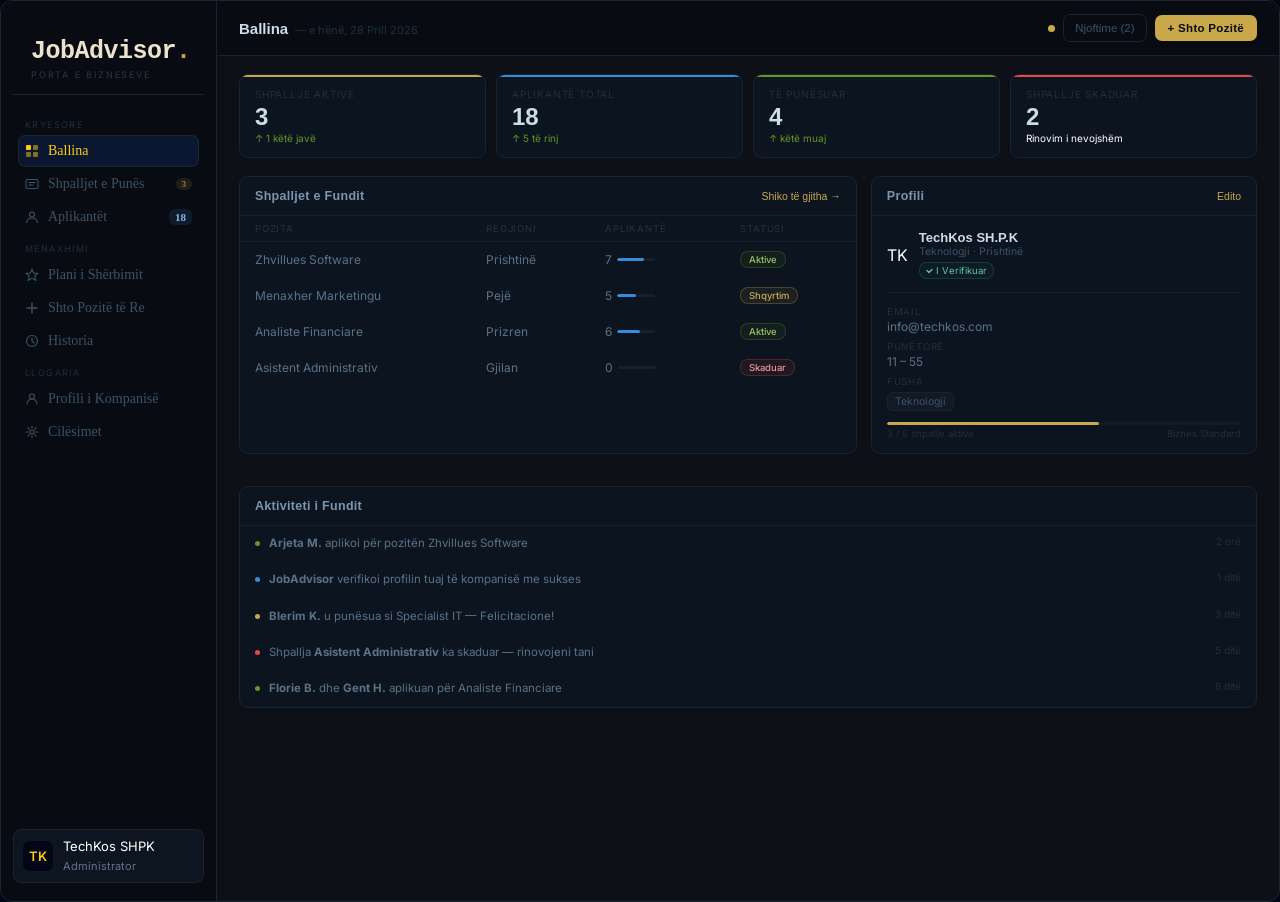
<file: JobAdvisor/index.html>
<!DOCTYPE html>
<html lang="en">

<head>
  <meta name="viewport" content="width=device-width, initial-scale=1.0">
  <meta charset="UTF-8">
  <title>Sidebar</title>

  <link rel="stylesheet" href="style.css">

  <!-- FONT -->
  <link href="https://fonts.googleapis.com/css2?family=Inter:wght@400;500;600&display=swap" rel="stylesheet">
</head>

<body>
  <div class="root">
    <aside class="sidebar">

      <!-- LOGO -->
      <div class="logo">
        <h2 class="JobAdvisor">JobAdvisor<span>.</span></h2>
        <p>PORTA E BIZNESEVE</p>
      </div>

      <!-- MENU -->
      <div class="menu">

        <p margin-top="0" class="section">KRYESORE</p>

        <button class="item active">
          <svg width="14" height="14" viewBox="0 0 14 14" fill="none">
            <rect x="1" y="1" width="5" height="5" rx="1" fill="currentColor"></rect>
            <rect x="8" y="1" width="5" height="5" rx="1" fill="currentColor" opacity=".5"></rect>
            <rect x="1" y="8" width="5" height="5" rx="1" fill="currentColor" opacity=".5"></rect>
            <rect x="8" y="8" width="5" height="5" rx="1" fill="currentColor" opacity=".5"></rect>
          </svg>
          <p>Ballina</p>
        </button>

        <button class="item">
          <svg width="14" height="14" viewBox="0 0 14 14" fill="none">
            <rect x="1" y="2.5" width="12" height="9" rx="1.5" stroke="currentColor" stroke-width="1.1"></rect>
            <path d="M4 5.5h6M4 8h4" stroke="currentColor" stroke-width="1.1" stroke-linecap="round"></path>
          </svg>
          <p>Shpalljet e Punës</p>
          <span class="badge gold">3</span>
        </button>

        <button class="item">
          <svg width="14" height="14" viewBox="0 0 14 14" fill="none">
            <circle cx="7" cy="4.5" r="2.5" stroke="currentColor" stroke-width="1.1"></circle>
            <path d="M1.5 12.5c0-2.5 2.5-4.5 5.5-4.5s5.5 2 5.5 4.5" stroke="currentColor" stroke-width="1.1"
              stroke-linecap="round"></path>
          </svg>
          <p>Aplikantët</p>
          <span class="badge blue">18</span>
        </button>

        <p class="section">MENAXHIMI</p>

        <button class="item"><svg width="14" height="14" viewBox="0 0 14 14" fill="none">
            <path d="M7 1L8.7 5.3H13L9.7 7.9L10.9 12.5L7 10.1L3.1 12.5L4.3 7.9L1 5.3H5.3L7 1Z" stroke="currentColor"
              stroke-width="1.1" stroke-linejoin="round"></path>
          </svg>
          <p>Plani i Shërbimit</p>
        </button>
        <button class="item"><svg width="14" height="14" viewBox="0 0 14 14" fill="none">
            <path d="M7 2v10M2 7h10" stroke="currentColor" stroke-width="1.4" stroke-linecap="round"></path>
          </svg>
          <p>Shto Pozitë të Re</p>
        </button>
        <button class="item"><svg width="14" height="14" viewBox="0 0 14 14" fill="none">
            <circle cx="7" cy="7" r="5.5" stroke="currentColor" stroke-width="1.1"></circle>
            <path d="M7 4v3l2 2" stroke="currentColor" stroke-width="1.1" stroke-linecap="round"></path>
          </svg>
          <p>Historia</p>
        </button>

        <p class="section">LLOGARIA</p>

        <button class="item"><svg width="14" height="14" viewBox="0 0 14 14" fill="none">
            <circle cx="7" cy="4.5" r="2.5" stroke="currentColor" stroke-width="1.1"></circle>
            <path d="M2 12a5 5 0 0110 0" stroke="currentColor" stroke-width="1.1" stroke-linecap="round"></path>
          </svg>
          <p>Profili i Kompanisë</p>
        </button>
        <button class="item"><svg width="14" height="14" viewBox="0 0 14 14" fill="none">
            <circle cx="7" cy="7" r="2" stroke="currentColor" stroke-width="1.1"></circle>
            <path d="M7 1v2M7 11v2M1 7h2M11 7h2M2.9 2.9l1.4 1.4M9.7 9.7l1.4 1.4M2.9 11.1l1.4-1.4M9.7 4.3l1.4-1.4"
              stroke="currentColor" stroke-width="1.1" stroke-linecap="round"></path>
          </svg>
          <p>Cilësimet</p>
        </button>

      </div>

      <!-- PROFILE -->
      <div class="profile">
        <div class="avatar">TK</div>
        <div>
          <p class="name">TechKos SHPK</p>
          <span class="role">Administrator</span>
        </div>
      </div>

    </aside>

    <div class="main">
      <div class="topbar">
         <button class="menu-toggle" onclick="toggleSidebar()">☰</button>
        <div>
          <span class="tbar-title" id="tbar-title">Ballina</span>
          <span class="tbar-sub" id="tbar-sub">— e hënë, 28 Prill 2026</span>
        </div>
        <div class="tbar-actions">
          <div class="ndot"></div>
          <button class="btn-g">Njoftime (2)</button>
          <button class="btn-p" onclick="nav('shto',document.querySelector('[onclick*=shto]'))">+ Shto Pozitë</button>
        </div>
      </div>

      <div class="content">

        <!-- PAGE: BALLINA -->
        <div class="page on" id="page-ballina">
          <div class="sgrid">
            <div class="scard sc-gold">
              <div class="sc-lbl">Shpallje Aktive</div>
              <div class="sc-val">3</div>
              <div class="sc-ch up">↑ 1 këtë javë</div>
            </div>
            <div class="scard sc-blue">
              <div class="sc-lbl">Aplikantë Total</div>
              <div class="sc-val">18</div>
              <div class="sc-ch up">↑ 5 të rinj</div>
            </div>
            <div class="scard sc-green">
              <div class="sc-lbl">Të Punësuar</div>
              <div class="sc-val">4</div>
              <div class="sc-ch up">↑ këtë muaj</div>
            </div>
            <div class="scard sc-red">
              <div class="sc-lbl">Shpallje Skaduar</div>
              <div class="sc-val">2</div>
              <div class="sc-ch down">Rinovim i nevojshëm</div>
            </div>
          </div>
          <div class="row2">
            <div class="panel">
              <div class="ph"><span class="ph-t">Shpalljet e Fundit</span>
                <button class="ph-a" onclick="nav('puna',document.querySelectorAll('.nitem')[1])">Shiko të gjitha →</button></div>
              <table class="jtable">
                <thead>
                  <tr>
                    <th>Pozita</th>
                    <th>Regjioni</th>
                    <th>Aplikantë</th>
                    <th>Statusi</th>
                  </tr>
                </thead>
                <tbody>
                  <tr>
                    <td><span class="jt">Zhvillues Software</span></td>
                    <td>Prishtinë</td>
                    <td>
                      <div class="abar"><span>7</span>
                        <div class="ab">
                          <div class="af" style="width:70%"></div>
                        </div>
                      </div>
                    </td>
                    <td><span class="sb sa">Aktive</span></td>
                  </tr>
                  <tr>
                    <td><span class="jt">Menaxher Marketingu</span></td>
                    <td>Pejë</td>
                    <td>
                      <div class="abar"><span>5</span>
                        <div class="ab">
                          <div class="af" style="width:50%"></div>
                        </div>
                      </div>
                    </td>
                    <td><span class="sb sr">Shqyrtim</span></td>
                  </tr>
                  <tr>
                    <td><span class="jt">Analiste Financiare</span></td>
                    <td>Prizren</td>
                    <td>
                      <div class="abar"><span>6</span>
                        <div class="ab">
                          <div class="af" style="width:60%"></div>
                        </div>
                      </div>
                    </td>
                    <td><span class="sb sa">Aktive</span></td>
                  </tr>
                  <tr>
                    <td><span class="jt">Asistent Administrativ</span></td>
                    <td>Gjilan</td>
                    <td>
                      <div class="abar"><span>0</span>
                        <div class="ab">
                          <div class="af" style="width:0%"></div>
                        </div>
                      </div>
                    </td>
                    <td><span class="sb sc2">Skaduar</span></td>
                  </tr>
                </tbody>
              </table>
            </div>
            <div style="display:flex;flex-direction:column;gap:12px;">
              <div class="panel">
                <div class="ph"><span class="ph-t">Profili</span>
                  <button class="ph-c"
                  
                   onclick="nav('shto',document.querySelector('[onclick*=shto]'))">Edito</button></div>
                <div style="padding:14px 15px;">
                  <div
                    style="display:flex;align-items:center;gap:11px;margin-bottom:13px;padding-bottom:13px;border-bottom:0.5px solid #151f2e;">
                    <div class="pav">TK</div>
                    <div>
                      <div style="font-family:'Syne',sans-serif;font-size:13px;font-weight:700;color:#ccdce8;">TechKos
                        SH.P.K</div>
                      <div style="font-size:10.5px;color:#3d5166;">Teknologji · Prishtinë</div>
                      <div class="ver"><svg width="7" height="7" viewBox="0 0 7 7" fill="none">
                          <path d="M1 3.5l2 2 3-3" stroke="currentColor" stroke-width="1.3" stroke-linecap="round"
                            stroke-linejoin="round"></path>
                        </svg>I Verifikuar</div>
                    </div>
                  </div>
                  <div style="margin-bottom:7px;">
                    <div class="flabel">Email</div>
                    <div class="fval">info@techkos.com</div>
                  </div>
                  <div style="margin-bottom:7px;">
                    <div class="flabel">Punëtorë</div>
                    <div class="fval">11 – 55</div>
                  </div>
                  <div>
                    <div class="flabel">Fusha</div><span class="ftag">Teknologji</span>
                  </div>
                  <div class="pbar-w" style="margin-top:11px;">
                    <div class="pbar-f" style="width:60%"></div>
                  </div>
                  <div class="ptxt"><span>3 / 5 shpallje aktive</span><span>Biznes Standard</span></div>
                </div>
              </div>
            </div>
          </div>
          <div class="panel">
            <div class="ph"><span class="ph-t">Aktiviteti i Fundit</span></div>
            <div class="aitem">
              <div class="adot" style="background:#639922"></div>
              <div class="atxt"><strong>Arjeta M.</strong> aplikoi për pozitën Zhvillues Software</div><span
                class="atime">2 orë</span>
            </div>
            <div class="aitem">
              <div class="adot" style="background:#378add"></div>
              <div class="atxt"><strong>JobAdvisor</strong> verifikoi profilin tuaj të kompanisë me sukses</div><span
                class="atime">1 ditë</span>
            </div>
            <div class="aitem">
              <div class="adot" style="background:#c9a84c"></div>
              <div class="atxt"><strong>Blerim K.</strong> u punësua si Specialist IT — Felicitacione!</div><span
                class="atime">3 ditë</span>
            </div>
            <div class="aitem">
              <div class="adot" style="background:#e24b4a"></div>
              <div class="atxt">Shpallja <strong>Asistent Administrativ</strong> ka skaduar — rinovojeni tani</div><span
                class="atime">5 ditë</span>
            </div>
            <div class="aitem">
              <div class="adot" style="background:#639922"></div>
              <div class="atxt"><strong>Florie B.</strong> dhe <strong>Gent H.</strong> aplikuan për Analiste Financiare
              </div><span class="atime">6 ditë</span>
            </div>
          </div>
        </div>

        <!-- PAGE: SHPALLJET E PUNES -->
        <div class="page" id="page-puna">
          <div class="sgrid" style="grid-template-columns:repeat(3,minmax(0,1fr));">
            <div class="scard sc-gold">
              <div class="sc-lbl">Aktive</div>
              <div class="sc-val">3</div>
            </div>
            <div class="scard sc-blue">
              <div class="sc-lbl">Në Shqyrtim</div>
              <div class="sc-val">2</div>
            </div>
            <div class="scard sc-red">
              <div class="sc-lbl">Skaduar</div>
              <div class="sc-val">2</div>
            </div>
          </div>
          <div class="panel">
            <div class="ph"><span class="ph-t">Të gjitha Shpalljet</span><button class="ph-b"
                onclick="nav('shto',document.querySelectorAll('.nitem')[4])">+ Shto të Re</button></div>
            <table class="jtable">
              <thead>
                <tr>
                  <th>Pozita</th>
                  <th>Fusha</th>
                  <th>Regjioni</th>
                  <th>Aplikantë</th>
                  <th>Statusi</th>
                  <th>Data</th>
                  <th>Veprime</th>
                </tr>
              </thead>
              <tbody>
                <tr>
                  <td><span class="jt">Zhvillues Software</span></td>
                  <td>Teknologji</td>
                  <td>Prishtinë</td>
                  <td>
                    <div class="abar"><span>7</span>
                      <div class="ab">
                        <div class="af" style="width:70%"></div>
                      </div>
                    </div>
                  </td>
                  <td><span class="sb sa">Aktive</span></td>
                  <td>22 Prill</td>
                  <td><button class="tact-btn" onclick="nav('shto',document.querySelector('[onclick*=shto]'))">Edito</button></td>
                </tr>
                <tr>
                  <td><span class="jt">Menaxher Marketingu</span></td>
                  <td>Marketing</td>
                  <td>Pejë</td>
                  <td>
                    <div class="abar"><span>5</span>
                      <div class="ab">
                        <div class="af" style="width:50%"></div>
                      </div>
                    </div>
                  </td>
                  <td><span class="sb sr">Shqyrtim</span></td>
                  <td>20 Prill</td>
                  <td><button class="tact-btn">Edito</button></td>
                </tr>
                <tr>
                  <td><span class="jt">Analiste Financiare</span></td>
                  <td>Financë</td>
                  <td>Prizren</td>
                  <td>
                    <div class="abar"><span>6</span>
                      <div class="ab">
                        <div class="af" style="width:60%"></div>
                      </div>
                    </div>
                  </td>
                  <td><span class="sb sa">Aktive</span></td>
                  <td>18 Prill</td>
                  <td><button class="tact-btn">Edito</button></td>
                </tr>
                <tr>
                  <td><span class="jt">Asistent Administrativ</span></td>
                  <td>Tregti</td>
                  <td>Gjilan</td>
                  <td>
                    <div class="abar"><span>0</span>
                      <div class="ab">
                        <div class="af" style="width:0%"></div>
                      </div>
                    </div>
                  </td>
                  <td><span class="sb sc2">Skaduar</span></td>
                  <td>10 Prill</td>
                  <td><button class="tact-btn">Rinovo</button></td>
                </tr>
                <tr>
                  <td><span class="jt">Specialist IT</span></td>
                  <td>Teknologji</td>
                  <td>Mitrovicë</td>
                  <td>
                    <div class="abar"><span>3</span>
                      <div class="ab">
                        <div class="af" style="width:30%"></div>
                      </div>
                    </div>
                  </td>
                  <td><span class="sb sr">Shqyrtim</span></td>
                  <td>15 Prill</td>
                  <td><button class="tact-btn">Edito</button></td>
                </tr>
                <tr>
                  <td><span class="jt">Designer Grafik</span></td>
                  <td>Marketing</td>
                  <td>Prishtinë</td>
                  <td>
                    <div class="abar"><span>4</span>
                      <div class="ab">
                        <div class="af" style="width:40%"></div>
                      </div>
                    </div>
                  </td>
                  <td><span class="sb sa">Aktive</span></td>
                  <td>25 Prill</td>
                  <td><button class="tact-btn">Edito</button></td>
                </tr>
                <tr>
                  <td><span class="jt">Kontabilist</span></td>
                  <td>Financë</td>
                  <td>Pejë</td>
                  <td>
                    <div class="abar"><span>0</span>
                      <div class="ab">
                        <div class="af" style="width:0%"></div>
                      </div>
                    </div>
                  </td>
                  <td><span class="sb sc2">Skaduar</span></td>
                  <td>5 Prill</td>
                  <td><button class="tact-btn">Rinovo</button></td>
                </tr>
              </tbody>
            </table>
          </div>
        </div>

        <!-- PAGE: APLIKANTET -->
        <div class="page" id="page-aplikantet">
          <div class="filter-row">
            <span style="font-size:11.5px;color:#3d5166;margin-right:4px;">Filtro:</span>
            <button class="filter-btn on" onclick="filterAppl(this,'all')">Të gjithë (18)</button>
            <button class="filter-btn" onclick="filterAppl(this,'ri')">Të rinj (5)</button>
            <button class="filter-btn" onclick="filterAppl(this,'shqyrtim')">Në shqyrtim (8)</button>
            <button class="filter-btn" onclick="filterAppl(this,'pranuar')">Pranuar (4)</button>
            <button class="filter-btn" onclick="filterAppl(this,'refuzuar')">Refuzuar (1)</button>
          </div>
          <div id="appl-list">
            <div class="appl-card">
              <div class="appl-av" style="background:#63992218;color:#97c459;">AM</div>
              <div>
                <div class="appl-name">Arjeta Morina</div>
                <div class="appl-pos">Aplikoi për: Zhvillues Software</div>
                <div class="appl-meta"><span class="appl-tag">Prishtinë</span><span class="appl-tag">3 vjet
                    përvojë</span><span class="appl-tag">2 orë më parë</span></div>
              </div>
              <div class="appl-actions"><button class="btn-view">Shiko CV</button><button
                  class="btn-acc">Prano</button><button class="btn-rej">Refuzo</button></div>
            </div>
            <div class="appl-card">
              <div class="appl-av" style="background:#378add20;color:#85b7eb;">BK</div>
              <div>
                <div class="appl-name">Blerim Krasniqi</div>
                <div class="appl-pos">Aplikoi për: Specialist IT</div>
                <div class="appl-meta"><span class="appl-tag">Mitrovicë</span><span class="appl-tag">5 vjet
                    përvojë</span><span class="appl-tag">1 ditë</span></div>
              </div>
              <div class="appl-actions"><button class="btn-view">Shiko CV</button><button class="btn-acc"
                  style="background:#c9a84c20;color:#c9a84c;border-color:#c9a84c44">Punësuar ✓</button></div>
            </div>
            <div class="appl-card">
              <div class="appl-av" style="background:#c9a84c18;color:#c9a84c;">FB</div>
              <div>
                <div class="appl-name">Florie Berisha</div>
                <div class="appl-pos">Aplikoi për: Analiste Financiare</div>
                <div class="appl-meta"><span class="appl-tag">Prizren</span><span class="appl-tag">4 vjet
                    përvojë</span><span class="appl-tag">2 ditë</span></div>
              </div>
              <div class="appl-actions"><button class="btn-view">Shiko CV</button><button
                  class="btn-acc">Prano</button><button class="btn-rej">Refuzo</button></div>
            </div>
            <div class="appl-card">
              <div class="appl-av" style="background:#e24b4a18;color:#f09595;">GH</div>
              <div>
                <div class="appl-name">Gent Hoxha</div>
                <div class="appl-pos">Aplikoi për: Analiste Financiare</div>
                <div class="appl-meta"><span class="appl-tag">Gjilan</span><span class="appl-tag">2 vjet
                    përvojë</span><span class="appl-tag">2 ditë</span></div>
              </div>
              <div class="appl-actions"><button class="btn-view">Shiko CV</button><button
                  class="btn-acc">Prano</button><button class="btn-rej">Refuzo</button></div>
            </div>
            <div class="appl-card">
              <div class="appl-av" style="background:#53b7dd20;color:#85cceb;">LN</div>
              <div>
                <div class="appl-name">Liridon Nimani</div>
                <div class="appl-pos">Aplikoi për: Menaxher Marketingu</div>
                <div class="appl-meta"><span class="appl-tag">Pejë</span><span class="appl-tag">6 vjet
                    përvojë</span><span class="appl-tag">3 ditë</span></div>
              </div>
              <div class="appl-actions"><button class="btn-view">Shiko CV</button><button
                  class="btn-acc">Prano</button><button class="btn-rej">Refuzo</button></div>
            </div>
            <div class="appl-card">
              <div class="appl-av" style="background:#9e6b9922;color:#d4a8d4;">VI</div>
              <div>
                <div class="appl-name">Vjosa Idrizi</div>
                <div class="appl-pos">Aplikoi për: Designer Grafik</div>
                <div class="appl-meta"><span class="appl-tag">Prishtinë</span><span class="appl-tag">4 vjet
                    përvojë</span><span class="appl-tag">1 ditë</span></div>
              </div>
              <div class="appl-actions"><button class="btn-view">Shiko CV</button><button
                  class="btn-acc">Prano</button><button class="btn-rej">Refuzo</button></div>
            </div>
          </div>
        </div>

        <!-- PAGE: PLANI -->
        <div class="page" id="page-plan">
          <div style="margin-bottom:14px;">
            <div class="section-h">Plani Aktual</div>
            <div class="panel" style="padding:16px 18px;">
              <div style="display:flex;align-items:flex-start;justify-content:space-between;">
                <div>
                  <div style="font-family:'Syne',sans-serif;font-size:15px;font-weight:700;color:#ccdce8;">Biznes
                    Standard</div>
                  <div class="plan-badge">Aktiv deri: 30 Maj 2026</div>
                </div>
                <div style="font-family:'Syne',sans-serif;font-size:26px;font-weight:700;color:#c9a84c;">€49<span
                    style="font-size:12px;color:#3d5166;font-family:'DM Sans';">/muaj</span></div>
              </div>
              <div style="margin-top:14px;display:grid;grid-template-columns:1fr 1fr;gap:8px;">
                <div style="background:#0f1620;border-radius:7px;padding:10px 12px;">
                  <div
                    style="font-size:9.5px;color:#202e3d;text-transform:uppercase;letter-spacing:.8px;margin-bottom:4px;">
                    Shpallje të Përdorura</div>
                  <div style="font-family:'Syne',sans-serif;font-size:20px;font-weight:700;color:#ccdce8;">3 <span
                      style="font-size:12px;color:#3d5166;font-weight:400;">/ 5</span></div>
                  <div class="pbar-w" style="margin-top:6px;">
                    <div class="pbar-f" style="width:60%"></div>
                  </div>
                </div>
                <div style="background:#0f1620;border-radius:7px;padding:10px 12px;">
                  <div
                    style="font-size:9.5px;color:#202e3d;text-transform:uppercase;letter-spacing:.8px;margin-bottom:4px;">
                    Aplikantë të Parë</div>
                  <div style="font-family:'Syne',sans-serif;font-size:20px;font-weight:700;color:#ccdce8;">18 <span
                      style="font-size:12px;color:#3d5166;font-weight:400;">/ 50</span></div>
                  <div class="pbar-w" style="margin-top:6px;">
                    <div class="pbar-f" style="width:36%;background:#378add;"></div>
                  </div>
                </div>
              </div>
            </div>
          </div>
          <div class="section-h">Krahaso Planet</div>
          <div class="plan-grid">
            <div class="plan-card">
              <div class="plan-name">Bazik</div>
              <div class="plan-price">€19<span>/muaj</span></div>
              <div style="margin:12px 0;border-top:0.5px solid #1a2230;padding-top:10px;">
                <div class="plan-feature"><svg width="12" height="12" viewBox="0 0 12 12" fill="none">
                    <path d="M2 6l3 3 5-5" stroke="#639922" stroke-width="1.3" stroke-linecap="round"
                      stroke-linejoin="round"></path>
                  </svg>1 shpallje aktive</div>
                <div class="plan-feature"><svg width="12" height="12" viewBox="0 0 12 12" fill="none">
                    <path d="M2 6l3 3 5-5" stroke="#639922" stroke-width="1.3" stroke-linecap="round"
                      stroke-linejoin="round"></path>
                  </svg>10 aplikantë/muaj</div>
                <div class="plan-feature"><svg width="12" height="12" viewBox="0 0 12 12" fill="none">
                    <path d="M3 9l6-6M9 9L3 3" stroke="#e24b4a" stroke-width="1.3" stroke-linecap="round"></path>
                  </svg><span style="color:#2e3a4a;">Profil i shënuar</span></div>
                <div class="plan-feature"><svg width="12" height="12" viewBox="0 0 12 12" fill="none">
                    <path d="M3 9l6-6M9 9L3 3" stroke="#e24b4a" stroke-width="1.3" stroke-linecap="round"></path>
                  </svg><span style="color:#2e3a4a;">Statistika</span></div>
              </div>
              <button class="plan-cta" style="background:#111a26;color:#3d5166;border:0.5px solid #1a2230;">Zgjedh
                Bazik</button>
            </div>
            <div class="plan-card plan-current">
              <div style="display:flex;align-items:center;gap:7px;">
                <div class="plan-name">Standard</div><span class="plan-badge">Aktual</span>
              </div>
              <div class="plan-price">€49<span>/muaj</span></div>
              <div style="margin:12px 0;border-top:0.5px solid #1a2230;padding-top:10px;">
                <div class="plan-feature"><svg width="12" height="12" viewBox="0 0 12 12" fill="none">
                    <path d="M2 6l3 3 5-5" stroke="#639922" stroke-width="1.3" stroke-linecap="round"
                      stroke-linejoin="round"></path>
                  </svg>5 shpallje aktive</div>
                <div class="plan-feature"><svg width="12" height="12" viewBox="0 0 12 12" fill="none">
                    <path d="M2 6l3 3 5-5" stroke="#639922" stroke-width="1.3" stroke-linecap="round"
                      stroke-linejoin="round"></path>
                  </svg>50 aplikantë/muaj</div>
                <div class="plan-feature"><svg width="12" height="12" viewBox="0 0 12 12" fill="none">
                    <path d="M2 6l3 3 5-5" stroke="#639922" stroke-width="1.3" stroke-linecap="round"
                      stroke-linejoin="round"></path>
                  </svg>Profil i shënuar</div>
                <div class="plan-feature"><svg width="12" height="12" viewBox="0 0 12 12" fill="none">
                    <path d="M3 9l6-6M9 9L3 3" stroke="#e24b4a" stroke-width="1.3" stroke-linecap="round"></path>
                  </svg><span style="color:#2e3a4a;">Statistika të avancuara</span></div>
              </div>
              <button class="plan-cta" style="opacity:.5;cursor:default;">Plani Aktual</button>
            </div>
            <div class="plan-card">
              <div class="plan-name">Premium</div>
              <div class="plan-price">€99<span>/muaj</span></div>
              <div style="margin:12px 0;border-top:0.5px solid #1a2230;padding-top:10px;">
                <div class="plan-feature"><svg width="12" height="12" viewBox="0 0 12 12" fill="none">
                    <path d="M2 6l3 3 5-5" stroke="#639922" stroke-width="1.3" stroke-linecap="round"
                      stroke-linejoin="round"></path>
                  </svg>Shpallje të pakufizuara</div>
                <div class="plan-feature"><svg width="12" height="12" viewBox="0 0 12 12" fill="none">
                    <path d="M2 6l3 3 5-5" stroke="#639922" stroke-width="1.3" stroke-linecap="round"
                      stroke-linejoin="round"></path>
                  </svg>Aplikantë të pakufizuar</div>
                <div class="plan-feature"><svg width="12" height="12" viewBox="0 0 12 12" fill="none">
                    <path d="M2 6l3 3 5-5" stroke="#639922" stroke-width="1.3" stroke-linecap="round"
                      stroke-linejoin="round"></path>
                  </svg>Profil i shënuar</div>
                <div class="plan-feature"><svg width="12" height="12" viewBox="0 0 12 12" fill="none">
                    <path d="M2 6l3 3 5-5" stroke="#639922" stroke-width="1.3" stroke-linecap="round"
                      stroke-linejoin="round"></path>
                  </svg>Statistika të avancuara</div>
              </div>
              <button class="plan-cta">Upgrade →</button>
            </div>
          </div>
        </div>

        <!-- PAGE: SHTO POZITE -->
        <div class="page" id="page-shto">
          <div class="panel" style="padding:20px 22px;">
            <div class="form-section">Informacione për Pozitën</div>
            <div class="form-grid">
              <div class="fg1"><label class="flg">Titulli i Pozitës *</label><input class="finp" type="text"
                  placeholder="p.sh. Zhvillues Software i Lartë"></div>
              <div><label class="flg">Fusha / Industria *</label>
                <select class="finp">
                  <option value="">— Zgjedh —</option>
                  <option>Teknologji</option>
                  <option>Marketing</option>
                  <option>Financë</option>
                  <option>Tregti</option>
                  <option>Tjetër</option>
                </select>
              </div>
              <div><label class="flg">Regjioni *</label>
                <select class="finp">
                  <option value="">— Zgjedh —</option>
                  <option>Prishtinë</option>
                  <option>Pejë</option>
                  <option>Prizren</option>
                  <option>Gjilan</option>
                  <option>Mitrovicë</option>
                  <option>Tjetër</option>
                </select>
              </div>
              <div><label class="flg">Lloji i Punës</label>
                <select class="finp">
                  <option>Kohë e plotë</option>
                  <option>Kohë e pjesshme</option>
                  <option>Remote</option>
                  <option>Praktikë</option>
                </select>
              </div>
              <div><label class="flg">Paga (€/muaj)</label><input class="finp" type="text"
                  placeholder="p.sh. 800 – 1200"></div>
              <div class="fg1"><label class="flg">Përshkrimi i Pozitës *</label><textarea class="finp"
                  placeholder="Përshkruani detyrat, kualifikimet dhe aftësitë e kërkuara..."></textarea></div>
              <div class="fg1"><label class="flg">Kualifikimet e Kërkuara</label><textarea class="finp"
                  style="min-height:70px;"
                  placeholder="p.sh. Bachelor në Informatikë, 2+ vjet përvojë me React..."></textarea></div>
            </div>
            <div class="form-section" style="margin-top:18px;">Afati dhe Kontakti</div>
            <div class="form-grid">
              <div><label class="flg">Afati i Aplikimit</label><input class="finp" type="date"></div>
              <div><label class="flg">Email Kontakti</label><input class="finp" type="email"
                  placeholder="rekrutim@kompania.com"></div>
            </div>
            <div style="display:flex;gap:10px;margin-top:8px;">
              <button class="form-submit">Publiko Shpalljen →</button>
              <button class="btn-g" style="margin-top:8px;">Ruaj si Draft</button>
            </div>
          </div>
        </div>

        <!-- PAGE: HISTORIA -->
        <div class="page" id="page-historia">
          <div class="sgrid" style="grid-template-columns:repeat(3,minmax(0,1fr));">
            <div class="scard sc-gold">
              <div class="sc-lbl">Shpallje Totale</div>
              <div class="sc-val">12</div>
              <div class="sc-ch">që nga fillimi</div>
            </div>
            <div class="scard sc-green">
              <div class="sc-lbl">Kandidatë Punësuar</div>
              <div class="sc-val">9</div>
              <div class="sc-ch up">sukses i lartë</div>
            </div>
            <div class="scard sc-blue">
              <div class="sc-lbl">Aplikantë Total</div>
              <div class="sc-val">74</div>
              <div class="sc-ch">gjithsej</div>
            </div>
          </div>
          <div class="panel">
            <div class="ph"><span class="ph-t">Regjistri i Aktivitetit</span></div>
            <div class="hist-item">
              <div class="hist-ic" style="background:#63992218;"><svg width="14" height="14" viewBox="0 0 14 14"
                  fill="none">
                  <circle cx="7" cy="5" r="2.5" stroke="#97c459" stroke-width="1.1"></circle>
                  <path d="M2 12.5c0-2.5 2.2-4.5 5-4.5s5 2 5 4.5" stroke="#97c459" stroke-width="1.1"
                    stroke-linecap="round"></path>
                </svg></div>
              <div>
                <div class="hist-title">Blerim Krasniqi u Punësua</div>
                <div class="hist-sub">Pozita: Specialist IT · Mitrovicë</div>
              </div>
              <span class="hist-date">25 Prill 2026</span>
            </div>
            <div class="hist-item">
              <div class="hist-ic" style="background:#c9a84c18;"><svg width="14" height="14" viewBox="0 0 14 14"
                  fill="none">
                  <rect x="1" y="2" width="12" height="10" rx="1.5" stroke="#c9a84c" stroke-width="1.1"></rect>
                  <path d="M4 5.5h6M4 8h4" stroke="#c9a84c" stroke-width="1.1" stroke-linecap="round"></path>
                </svg></div>
              <div>
                <div class="hist-title">Shpallje e Re Publikuar</div>
                <div class="hist-sub">Designer Grafik · Prishtinë</div>
              </div>
              <span class="hist-date">25 Prill 2026</span>
            </div>
            <div class="hist-item">
              <div class="hist-ic" style="background:#378add18;"><svg width="14" height="14" viewBox="0 0 14 14"
                  fill="none">
                  <path d="M2 3l5 4 5-4" stroke="#85b7eb" stroke-width="1.1" stroke-linecap="round"></path>
                  <rect x="1" y="2.5" width="12" height="9" rx="1.5" stroke="#85b7eb" stroke-width="1.1"></rect>
                </svg></div>
              <div>
                <div class="hist-title">Profili i Kompanisë u Verifikua</div>
                <div class="hist-sub">Verifikim nga ekipi i JobAdvisor</div>
              </div>
              <span class="hist-date">24 Prill 2026</span>
            </div>
            <div class="hist-item">
              <div class="hist-ic" style="background:#63992218;"><svg width="14" height="14" viewBox="0 0 14 14"
                  fill="none">
                  <circle cx="7" cy="5" r="2.5" stroke="#97c459" stroke-width="1.1"></circle>
                  <path d="M2 12.5c0-2.5 2.2-4.5 5-4.5s5 2 5 4.5" stroke="#97c459" stroke-width="1.1"
                    stroke-linecap="round"></path>
                </svg></div>
              <div>
                <div class="hist-title">Dona Gashi u Punësua</div>
                <div class="hist-sub">Pozita: Menaxhere HR · Prishtinë</div>
              </div>
              <span class="hist-date">18 Prill 2026</span>
            </div>
            <div class="hist-item">
              <div class="hist-ic" style="background:#e24b4a18;"><svg width="14" height="14" viewBox="0 0 14 14"
                  fill="none">
                  <circle cx="7" cy="7" r="5.5" stroke="#f09595" stroke-width="1.1"></circle>
                  <path d="M7 4v3" stroke="#f09595" stroke-width="1.3" stroke-linecap="round"></path>
                  <circle cx="7" cy="10" r=".6" fill="#f09595"></circle>
                </svg></div>
              <div>
                <div class="hist-title">Shpallja Skadoi</div>
                <div class="hist-sub">Asistent Administrativ · Gjilan</div>
              </div>
              <span class="hist-date">10 Prill 2026</span>
            </div>
            <div class="hist-item">
              <div class="hist-ic" style="background:#c9a84c18;"><svg width="14" height="14" viewBox="0 0 14 14"
                  fill="none">
                  <path d="M7 1l1.5 4H13l-3.5 2.5L10.8 12 7 9.5 3.2 12l1.3-4.5L1 5h4.5L7 1z" stroke="#c9a84c"
                    stroke-width="1.1" stroke-linejoin="round"></path>
                </svg></div>
              <div>
                <div class="hist-title">Upgrade i Planit</div>
                <div class="hist-sub">Nga Bazik → Biznes Standard</div>
              </div>
              <span class="hist-date">1 Prill 2026</span>
            </div>
            <div class="hist-item">
              <div class="hist-ic" style="background:#63992218;"><svg width="14" height="14" viewBox="0 0 14 14"
                  fill="none">
                  <circle cx="7" cy="5" r="2.5" stroke="#97c459" stroke-width="1.1"></circle>
                  <path d="M2 12.5c0-2.5 2.2-4.5 5-4.5s5 2 5 4.5" stroke="#97c459" stroke-width="1.1"
                    stroke-linecap="round"></path>
                </svg></div>
              <div>
                <div class="hist-title">Mentor Leka u Punësua</div>
                <div class="hist-sub">Pozita: Analiste Financiare · Prizren</div>
              </div>
              <span class="hist-date">28 Mars 2026</span>
            </div>
            <div class="hist-item">
              <div class="hist-ic" style="background:#378add18;"><svg width="14" height="14" viewBox="0 0 14 14"
                  fill="none">
                  <rect x="1" y="2.5" width="12" height="9" rx="1.5" stroke="#85b7eb" stroke-width="1.1"></rect>
                  <path d="M4 5.5h6M4 8h4" stroke="#85b7eb" stroke-width="1.1" stroke-linecap="round"></path>
                </svg></div>
              <div>
                <div class="hist-title">Llogaria u Krijua</div>
                <div class="hist-sub">TechKos SH.P.K u regjistrua në JobAdvisor</div>
              </div>
              <span class="hist-date">15 Shkurt 2026</span>
            </div>
          </div>
        </div>

        <!-- PAGE: PROFILI -->
        <div class="page" id="page-profili">
          <div class="row2">
            <div class="panel" style="padding:18px 20px;">
              <div class="form-section">Të dhënat e Kompanisë</div>
              <div class="form-grid">
                <div class="fg1"><label class="flg">Emri i Biznesit *</label><input class="finp" type="text"
                    value="TechKos SH.P.K"></div>
                <div class="fg1"><label class="flg">Email i Kompanisë *</label><input class="finp" type="email"
                    value="info@techkos.com"></div>
                <div><label class="flg">Numri i Punëtorëve *</label>
                  <select class="finp">
                    <option>1 – 10</option>
                    <option selected="">11 – 55</option>
                    <option>55+</option>
                  </select>
                </div>
                <div><label class="flg">Regjioni *</label>
                  <select class="finp">
                    <option selected="">Prishtinë</option>
                    <option>Pejë</option>
                    <option>Prizren</option>
                    <option>Gjilan</option>
                    <option>Mitrovicë</option>
                    <option>Tjetër</option>
                  </select>
                </div>
                <div class="fg1"><label class="flg">Fusha e Kompanisë *</label>
                  <select class="finp">
                    <option selected="">Teknologji</option>
                    <option>Marketing</option>
                    <option>Financë</option>
                    <option>Tregti</option>
                    <option>Tjetër</option>
                  </select>
                </div>
                <div class="fg1"><label class="flg">Përshkrimi i Kompanisë</label><textarea class="finp"
                    style="min-height:80px;">TechKos SH.P.K është kompani udhëheqëse në fushën e teknologjisë informative në Kosovë, duke ofruar zgjidhje softuerike dhe shërbime IT për klientë vendorë dhe ndërkombëtarë.</textarea>
                </div>
                <div><label class="flg">Faqja Web</label><input class="finp" type="text" value="www.techkos.com"></div>
                <div><label class="flg">Numri i Telefonit</label><input class="finp" type="text"
                    value="+383 44 123 456"></div>
              </div>
              <button class="form-submit" style="margin-top:12px;">Ruaj Ndryshimet</button>
            </div>
            <div style="display:flex;flex-direction:column;gap:12px;">
              <div class="panel" style="padding:16px;">
                <div
                  style="display:flex;align-items:center;gap:13px;margin-bottom:14px;padding-bottom:13px;border-bottom:0.5px solid #151f2e;">
                  <div class="pav">TK</div>
                  <div>
                    <div style="font-family:'Syne',sans-serif;font-size:14px;font-weight:700;color:#ccdce8;">TechKos
                      SH.P.K</div>
                    <div style="font-size:10.5px;color:#3d5166;margin-top:2px;">Teknologji · Prishtinë · 11–55 punëtorë
                    </div>
                    <div class="ver"><svg width="7" height="7" viewBox="0 0 7 7" fill="none">
                        <path d="M1 3.5l2 2 3-3" stroke="currentColor" stroke-width="1.3" stroke-linecap="round"
                          stroke-linejoin="round"></path>
                      </svg>Profil i Verifikuar</div>
                  </div>
                </div>
                <div style="margin-bottom:9px;">
                  <div class="flabel">Email</div>
                  <div class="fval">info@techkos.com</div>
                </div>
                <div style="margin-bottom:9px;">
                  <div class="flabel">Faqja Web</div>
                  <div class="fval" style="color:#c9a84c;">www.techkos.com</div>
                </div>
                <div style="margin-bottom:9px;">
                  <div class="flabel">Telefon</div>
                  <div class="fval">+383 44 123 456</div>
                </div>
                <div>
                  <div class="flabel">Anëtar që nga</div>
                  <div class="fval">Shkurt 2026</div>
                </div>
              </div>
              <div class="panel" style="padding:14px 15px;">
                <div class="ph-t" style="display:block;margin-bottom:10px;">Statistikat e Profilit</div>
                <div style="display:grid;grid-template-columns:1fr 1fr;gap:8px;">
                  <div style="background:#0f1620;border-radius:7px;padding:8px 10px;">
                    <div style="font-size:9.5px;color:#202e3d;margin-bottom:3px;">Shpallje</div>
                    <div style="font-family:'Syne',sans-serif;font-size:18px;font-weight:700;color:#c9a84c;">12</div>
                  </div>
                  <div style="background:#0f1620;border-radius:7px;padding:8px 10px;">
                    <div style="font-size:9.5px;color:#202e3d;margin-bottom:3px;">Punësuar</div>
                    <div style="font-family:'Syne',sans-serif;font-size:18px;font-weight:700;color:#97c459;">9</div>
                  </div>
                </div>
              </div>
            </div>
          </div>
        </div>

        <!-- PAGE: SETTINGS -->
        <div class="page" id="page-settings">
          <div class="panel" style="padding:16px 20px;margin-bottom:14px;">
            <div class="section-h">Njoftimet</div>
            <div class="settings-row">
              <div>
                <div class="settings-label">Aplikantë të Rinj</div>
                <div class="settings-sub">Merr email kur dikush aplikon</div>
              </div>
              <div class="settings-right">
                <div class="toggle on" onclick="this.classList.toggle('on')"></div>
              </div>
            </div>
            <div class="settings-row">
              <div>
                <div class="settings-label">Shpallje Skaduese</div>
                <div class="settings-sub">Kujtesë 3 ditë para skadimit</div>
              </div>
              <div class="settings-right">
                <div class="toggle on" onclick="this.classList.toggle('on')"></div>
              </div>
            </div>
            <div class="settings-row">
              <div>
                <div class="settings-label">Njoftime Email Javore</div>
                <div class="settings-sub">Raport i plotë çdo të hënë</div>
              </div>
              <div class="settings-right">
                <div class="toggle" onclick="this.classList.toggle('on')"></div>
              </div>
            </div>
            <div class="settings-row">
              <div>
                <div class="settings-label">Njoftime SMS</div>
                <div class="settings-sub">Mesazhe direkte në telefon</div>
              </div>
              <div class="settings-right">
                <div class="toggle" onclick="this.classList.toggle('on')"></div>
              </div>
            </div>
          </div>
          <div class="panel" style="padding:16px 20px;margin-bottom:14px;">
            <div class="section-h">Siguria e Llogarisë</div>
            <div class="settings-row">
              <div>
                <div class="settings-label">Ndysho Fjalëkalimin</div>
                <div class="settings-sub">Rekomandohet çdo 3 muaj</div>
              </div>
              <div class="settings-right"><button class="btn-g">Ndysho</button></div>
            </div>
            <div class="settings-row">
              <div>
                <div class="settings-label">Vërtetim Dy-Faktor (2FA)</div>
                <div class="settings-sub">Shtresa shtesë e sigurisë</div>
              </div>
              <div class="settings-right">
                <div class="toggle" onclick="this.classList.toggle('on')"></div>
              </div>
            </div>
            <div class="settings-row">
              <div>
                <div class="settings-label">Seancat Aktive</div>
                <div class="settings-sub">2 pajisje të kyçura aktualisht</div>
              </div>
              <div class="settings-right"><button class="btn-g">Shiko</button></div>
            </div>
          </div>
          <div class="panel" style="padding:16px 20px;">
            <div class="section-h" style="color:#e24b4a;border-color:#e24b4a30;">Zona e Rrezikshme</div>
            <div class="settings-row">
              <div>
                <div class="settings-label">Çaktivizo Llogarinë</div>
                <div class="settings-sub">Profili nuk do të jetë i dukshëm</div>
              </div>
              <div class="settings-right"><button class="danger-btn">Çaktivizo</button></div>
            </div>
            <div class="settings-row">
              <div>
                <div class="settings-label">Fshi Llogarinë Përgjithmonë</div>
                <div class="settings-sub">Ky veprim nuk mund të kthehet</div>
              </div>
              <div class="settings-right"><button class="danger-btn">Fshi</button></div>
            </div>
          </div>
        </div>

      </div>

    </div>

  </div>






  <script src="script.js"></script>
</body>

</html>
</file>
<file: style.css>
* {
  margin: 0;
  padding: 0;
  box-sizing: border-box;
}

html {
  font-size: 100%;
  height: 100%;
}

body {
  height: 100%;
  background: #020617;
  font-family: "Inter", sans-serif;
  overflow-x: hidden;
}
button, p {
  font-size: 14px;
}
.root {
  display: flex;
  min-height: 100vh;
  height: auto;
  width: 100%;
  max-width: 100%;
  background: #0d1117;
  border-radius: 12px;
  border: 0.5px solid #1e2530;
  overflow: hidden;
}

.sidebar {
  width: 216px;
  min-width: 216px;
  background: #080c12;
  border-right: 0.5px solid #1a2230;
  display: flex;
  flex-direction: column;
  height: 100vh;
  padding: 18px 12px;
  justify-content: space-between;
  overflow: hidden;
}

.main {
  flex: 1;
  display: flex;
  flex-direction: column;
  min-height: 100vh;
  min-width: 0;
  overflow: hidden;
}

.content {
  flex: 1;
  overflow-y: auto;
  padding: 18px 22px;
  scrollbar-width: thin;
  scrollbar-color: #1a2230 transparent;
}

.page {
  display: none;
}

.page.on {
  display: block;
  color: white;
}

.topbar {
  display: flex;
  justify-content: space-between;
  align-items: center;
  padding: 13px 22px;
  border-bottom: 0.5px solid #1a2230;
  background: #080c12;
  position: sticky;
  top: 0;
  z-index: 10;
  gap: 10px;
}

.tbar-title {
  font-family: 'Syne', sans-serif;
  font-size: 15px;
  font-weight: 600;
  color: #ccdce8;
}

.tbar-sub {
  font-size: 11px;
  color: #202e3d;
  margin-left: 3px;
}

.tbar-actions {
  margin-left: auto;
  display: flex;
  align-items: center;
  gap: 8px;
}

.logo {
  padding: 18px 18px 14px;
  border-bottom: 0.5px solid #1a2230;
}

.JobAdvisor {
  font-family: monospace;
  font-size: 25px;
  font-weight: 700;
  color: #ede3cc;
  letter-spacing: -0.5px;
}

.logo span {
  color: #c9a84c;
}

.logo p {
  font-size: 9px;
  color: #2a3545;
  letter-spacing: 1.8px;
  text-transform: uppercase;
  margin-top: 3px;
}


.menu {
  padding: 14px 5px 6px;
  flex: 1;
  overflow-y: auto;
}

.menu-toggle {
  display: none;
  font-size: 24px;
  background: none;
  border: none;
  color: #ccdce8;
  cursor: pointer;
}

.section {
  font-size: 9px;
  letter-spacing: 1.4px;
  text-transform: uppercase;
  color: #202e3d;
  padding: 0 7px;
  margin-bottom: 5px;
  margin-top: 10px;
}

.item {
  display: flex;
  align-items: center;
  gap: 9px;
  padding: 8px 7px;
  border-radius: 7px;
  font-size: 12.5px;
  color: #3d5166;
  cursor: pointer;
  transition: all .15s;
  margin-bottom: 1px;
  border: none;
  background: none;
  width: 100%;
  text-align: left;
  font-family: auto;
}

.item:hover {
  background: rgba(255, 255, 255, 0.03);
  color: #cbd5f5;
}

.item.active {
  background: #0b1730;
  color: #facc15;
  box-shadow: inset 0 0 0 1px rgba(250, 204, 21, 0.08);
}

.dot {
  width: 8px;
  height: 8px;
  border-radius: 2px;
  background: #334155;
}

.item.active .dot {
  background: #facc15;
}

.ndot {
  width: 7px;
  height: 7px;
  background: #c9a84c;
  border-radius: 50%;
}

.profile {
  display: flex;
  align-items: center;
  gap: 9px;
  padding: 8px;
  background: #0d1520;
  border-radius: 8px;
  border: 0.5px solid #1a2230;
}

.avatar {
  width: 32px;
  height: 32px;
  border-radius: 8px;
  background: #020617;
  border: 1px solid rgba(255, 255, 255, 0.06);
  display: flex;
  align-items: center;
  justify-content: center;
  color: #facc15;
  font-weight: 600;
  font-size: 13px;
}

.name {
  color: #fff;
  font-size: 13px;
}

.role {
  font-size: 11px;
  color: #64748b;
}


.sgrid {
  display: grid;
  grid-template-columns: repeat(4, minmax(0, 1fr));
  gap: 10px;
  margin-bottom: 18px;
}

.row2 {
  display: grid;
  grid-template-columns: minmax(0, 1.6fr) minmax(0, 1fr);
  gap: 14px;
  margin-bottom: 16px;
}

.panel {
  background: #0c1420;
  border: 0.5px solid #1a2230;
  border-radius: 9px;
  overflow: hidden;
  margin-bottom: 16px;
}

.scard {
  background: #0c1420;
  border: 0.5px solid #1a2230;
  border-radius: 9px;
  padding: 13px 15px;
  position: relative;
  overflow: hidden;
}

.scard::before {
  content: '';
  position: absolute;
  top: 0;
  left: 0;
  right: 0;
  height: 2px;
  border-radius: 2px 2px 0 0;
}

.sc-lbl {
  font-size: 10px;
  color: #202e3d;
  text-transform: uppercase;
  letter-spacing: .8px;
  margin-bottom: 5px;
}

.sc-val {
  font-family: 'Syne', sans-serif;
  font-size: 24px;
  font-weight: 700;
  color: #ccdce8;
  line-height: 1;
}

.up { color: #639922; }

.sc-ch {
  font-size: 10px;
  margin-top: 3px;
}

.sc-gold::before { background: #c9a84c; }
.sc-blue::before { background: #378add; }
.sc-green::before { background: #639922; }
.sc-red::before { background: #e24b4a; }

.ph {
  display: flex;
  align-items: center;
  padding: 12px 15px;
  border-bottom: 0.5px solid #151f2e;
}

.ph-t {
  font-family: 'Syne', sans-serif;
  font-size: 12.5px;
  font-weight: 600;
  color: #7a96ae;
  letter-spacing: .3px;
}

.ph-a, .ph-b, .ph-c {
  margin-left: auto;
  font-size: 10.5px;
  color: #c9a84c;
  cursor: pointer;
  border: none;
  background: none;
  font-family: 'DM Sans', sans-serif;
}

.section-h {
  font-family: 'Syne', sans-serif;
  font-size: 12px;
  color: #3d5166;
  text-transform: uppercase;
  letter-spacing: 1px;
  margin-bottom: 10px;
  padding-bottom: 7px;
  border-bottom: 0.5px solid #1a2230;
}


.btn-g {
  background: transparent;
  color: #3d5166;
  border: 0.5px solid #1a2230;
  border-radius: 7px;
  padding: 7px 11px;
  font-size: 11.5px;
  font-family: 'DM Sans', sans-serif;
  cursor: pointer;
}

.btn-p {
  background: #c9a84c;
  color: #080c12;
  border: none;
  border-radius: 7px;
  padding: 7px 13px;
  font-size: 11.5px;
  font-weight: 600;
  font-family: 'DM Sans', sans-serif;
  cursor: pointer;
  letter-spacing: .3px;
}

.tact-btn {
  border: 0.5px solid #1a2230;
  background: transparent;
  border-radius: 5px;
  padding: 3px 8px;
  font-size: 10px;
  color: #3d5166;
  cursor: pointer;
  font-family: 'DM Sans', sans-serif;
}

.btn-view {
  background: #378add20;
  color: #85b7eb;
  border: 0.5px solid #378add44;
  border-radius: 6px;
  padding: 5px 11px;
  font-size: 10.5px;
  cursor: pointer;
  font-family: 'DM Sans', sans-serif;
}

.btn-acc {
  background: #63992220;
  color: #97c459;
  border: 0.5px solid #63992244;
  border-radius: 6px;
  padding: 5px 11px;
  font-size: 10.5px;
  cursor: pointer;
  font-family: 'DM Sans', sans-serif;
}

.btn-rej {
  background: #e24b4a15;
  color: #f09595;
  border: 0.5px solid #e24b4a44;
  border-radius: 6px;
  padding: 5px 11px;
  font-size: 10.5px;
  cursor: pointer;
  font-family: 'DM Sans', sans-serif;
}

.danger-btn {
  background: #e24b4a15;
  color: #f09595;
  border: 0.5px solid #e24b4a44;
  border-radius: 7px;
  padding: 7px 14px;
  font-size: 11.5px;
  font-family: 'DM Sans', sans-serif;
  cursor: pointer;
}

.filter-btn {
  background: transparent;
  border: 0.5px solid #1a2230;
  border-radius: 6px;
  padding: 5px 12px;
  font-size: 11px;
  color: #3d5166;
  cursor: pointer;
  font-family: 'DM Sans', sans-serif;
}

.filter-btn.on {
  border-color: #c9a84c44;
  color: #c9a84c;
  background: #c9a84c10;
}

.badge {
  margin-left: auto;
  font-size: 11px;
  padding: 2px 6px;
  border-radius: 6px;
  font-weight: 600;
}

.badge.gold {
  background: #c9a84c20;
  color: #c9a84c;
  font-size: 9px;
  padding: 1px 6px;
  border-radius: 8px;
  font-weight: 500;
}

.badge.blue {
  background: #378add20;
  color: #85b7eb;
}

.sb {
  display: inline-block;
  padding: 2px 8px;
  border-radius: 8px;
  font-size: 9.5px;
  font-weight: 500;
}

.sa {
  background: #63992215;
  color: #97c459;
  border: 0.5px solid #63992244;
}

.sr {
  background: #c9a84c15;
  color: #c9a84c;
  border: 0.5px solid #c9a84c44;
}

.sc2 {
  background: #e24b4a15;
  color: #f09595;
  border: 0.5px solid #e24b4a44;
}

.ver {
  display: inline-flex;
  align-items: center;
  gap: 3px;
  background: #0f6e5615;
  color: #5dcaa5;
  border: 0.5px solid #1d9e7544;
  border-radius: 8px;
  font-size: 9.5px;
  padding: 2px 6px;
  margin-top: 3px;
}

.ftag {
  display: inline-block;
  background: #111a26;
  border: 0.5px solid #1a2230;
  border-radius: 5px;
  padding: 2px 7px;
  font-size: 10.5px;
  color: #3d5166;
  margin-right: 3px;
}


.jtable {
  width: 100%;
  border-collapse: collapse;
  font-size: 12px;
}

.jtable th {
  text-align: left;
  padding: 7px 15px;
  color: #202e3d;
  font-size: 9.5px;
  text-transform: uppercase;
  letter-spacing: .8px;
  font-weight: 500;
  border-bottom: 0.5px solid #151f2e;
}

.jtable td {
  padding: 9px 15px;
  color: #5a7286;
  border-bottom: 0.5px solid #0f1620;
  vertical-align: middle;
}

.flabel {
  font-size: 9.5px;
  text-transform: uppercase;
  letter-spacing: .8px;
  color: #202e3d;
  margin-bottom: 2px;
}

.fval {
  font-size: 12px;
  color: #5a7286;
}

.aitem {
  display: flex;
  gap: 9px;
  padding: 9px 15px;
  border-bottom: 0.5px solid #0f1620;
  align-items: flex-start;
}

.adot {
  width: 5px;
  height: 5px;
  border-radius: 50%;
  margin-top: 6px;
  flex-shrink: 0;
}

.atxt {
  font-size: 11.5px;
  color: #5a7286;
  line-height: 1.5;
}

.atime {
  margin-left: auto;
  font-size: 10px;
  color: #202e3d;
  white-space: nowrap;
  flex-shrink: 0;
}

.hist-item {
  display: flex;
  gap: 14px;
  padding: 12px 15px;
  border-bottom: 0.5px solid #0f1620;
  align-items: flex-start;
}

.hist-ic {
  width: 32px;
  height: 32px;
  border-radius: 7px;
  display: flex;
  align-items: center;
  justify-content: center;
  flex-shrink: 0;
}

.hist-title {
  font-size: 12.5px;
  font-weight: 500;
  color: #a8bece;
}

.hist-sub {
  font-size: 11px;
  color: #3d5166;
  margin-top: 2px;
}

.hist-date {
  margin-left: auto;
  font-size: 10px;
  color: #202e3d;
  white-space: nowrap;
}

.abar {
  display: flex;
  align-items: center;
  gap: 5px;
}

.ab {
  width: 38px;
  height: 3px;
  background: #151f2e;
  border-radius: 2px;
  overflow: hidden;
}

.af {
  height: 100%;
  background: #378add;
  border-radius: 2px;
}

.pbar-w {
  background: #111a26;
  border-radius: 3px;
  height: 3px;
  overflow: hidden;
  margin-top: 7px;
}

.pbar-f {
  height: 100%;
  background: #c9a84c;
  border-radius: 3px;
}

.ptxt {
  display: flex;
  justify-content: space-between;
  font-size: 9.5px;
  color: #202e3d;
  margin-top: 3px;
}

.plan-grid {
  display: grid;
  grid-template-columns: repeat(3, minmax(0, 1fr));
  gap: 12px;
}

.plan-card {
  background: #0c1420;
  border: 0.5px solid #1a2230;
  border-radius: 9px;
  padding: 18px 20px;
  margin-bottom: 12px;
}

.plan-badge {
  background: #c9a84c20;
  color: #c9a84c;
  font-size: 9px;
  padding: 2px 7px;
  border-radius: 6px;
  font-weight: 500;
  display: inline-block;
  margin-top: 2px;
}

.plan-name {
  font-family: 'Syne', sans-serif;
  font-size: 16px;
  font-weight: 700;
  color: #ccdce8;
}

.plan-price {
  font-family: 'Syne', sans-serif;
  font-size: 28px;
  font-weight: 700;
  color: #c9a84c;
  margin-top: 4px;
}

.plan-price span {
  font-size: 13px;
  color: #3d5166;
  font-weight: 400;
  font-family: 'DM Sans', sans-serif;
}

.plan-feature {
  display: flex;
  align-items: center;
  gap: 7px;
  font-size: 12px;
  color: #5a7286;
  padding: 5px 0;
}

.plan-feature svg {
  flex-shrink: 0;
}

.plan-cta {
  width: 100%;
  margin-top: 14px;
  background: #c9a84c;
  color: #080c12;
  border: none;
  border-radius: 7px;
  padding: 10px;
  font-size: 12px;
  font-weight: 600;
  font-family: 'DM Sans', sans-serif;
  cursor: pointer;
}

/* Forms */
.form-section {
  font-family: 'Syne', sans-serif;
  font-size: 12px;
  color: #3d5166;
  text-transform: uppercase;
  letter-spacing: 1px;
  margin-bottom: 12px;
  margin-top: 4px;
  padding-bottom: 8px;
  border-bottom: 0.5px solid #1a2230;
}

.form-grid {
  display: grid;
  grid-template-columns: 1fr 1fr;
  gap: 14px;
}

.fg1 { grid-column: 1 / -1; }

.flg {
  font-size: 11px;
  color: #3d5166;
  margin-bottom: 5px;
  display: block;
  letter-spacing: .3px;
}

.finp {
  width: 100%;
  background: #0c1420;
  border: 0.5px solid #1a2230;
  border-radius: 7px;
  padding: 9px 12px;
  font-size: 12px;
  color: #a8bece;
  font-family: 'DM Sans', sans-serif;
  outline: none;
}

select.finp { cursor: pointer; }

textarea.finp {
  resize: vertical;
  min-height: 90px;
  line-height: 1.6;
}

.form-submit {
  background: #c9a84c;
  color: #080c12;
  border: none;
  border-radius: 7px;
  padding: 10px 22px;
  font-size: 12px;
  font-weight: 600;
  font-family: 'DM Sans', sans-serif;
  cursor: pointer;
  margin-top: 8px;
}

/* Applications */
.filter-row {
  display: flex;
  gap: 8px;
  margin-bottom: 14px;
  flex-wrap: wrap;
  align-items: center;
}

.appl-card {
  background: #0c1420;
  border: 0.5px solid #1a2230;
  border-radius: 9px;
  padding: 14px 16px;
  margin-bottom: 10px;
  display: flex;
  align-items: center;
  gap: 14px;
}

.appl-av {
  width: 38px;
  height: 38px;
  border-radius: 8px;
  display: flex;
  align-items: center;
  justify-content: center;
  font-family: 'Syne', sans-serif;
  font-size: 13px;
  font-weight: 700;
  flex-shrink: 0;
}

.appl-name {
  font-size: 13px;
  font-weight: 500;
  color: #a8bece;
}

.appl-pos {
  font-size: 11px;
  color: #3d5166;
  margin-top: 1px;
}

.appl-meta {
  display: flex;
  gap: 8px;
  margin-top: 5px;
  flex-wrap: wrap;
}

.appl-tag {
  font-size: 9.5px;
  color: #3d5166;
  background: #0f1620;
  border: 0.5px solid #1a2230;
  padding: 1px 6px;
  border-radius: 5px;
}

.appl-actions {
  margin-left: auto;
  display: flex;
  gap: 6px;
  align-items: center;
}

/* Settings & Toggles */
.settings-row {
  display: flex;
  align-items: center;
  padding: 12px 0;
  border-bottom: 0.5px solid #0f1620;
}

.settings-label {
  font-size: 12.5px;
  color: #a8bece;
  font-weight: 500;
}

.settings-sub {
  font-size: 11px;
  color: #3d5166;
  margin-top: 2px;
}

.settings-right {
  margin-left: auto;
}

.toggle {
  width: 36px;
  height: 20px;
  background: #151f2e;
  border-radius: 10px;
  border: 0.5px solid #1a2230;
  cursor: pointer;
  position: relative;
  transition: .2s;
}

.toggle::after {
  content: '';
  width: 14px;
  height: 14px;
  background: #3d5166;
  border-radius: 50%;
  position: absolute;
  top: 2px;
  left: 2px;
  transition: .2s;
}

.toggle.on {
  background: #c9a84c30;
  border-color: #c9a84c44;
}

.toggle.on::after {
  background: #c9a84c;
  left: 18px;
}

@media (max-width: 768px) {
  .root {
    flex-direction: column;
    height: auto;
  }

  .main {
    width: 100%;
  }


  .menu-toggle {
    display: block;
    position: relative;
    z-index: 3000;
  }

  .sidebar {
    position: fixed;
    top: 0;
    left: -100%;
    width: 260px;
    height: 100%;
    background: #0f1620;
    z-index: 9999;
    transition: 0.3s ease;
    padding: 20px;
    overflow-y: auto;
  }

  .sidebar.active {
    left: 0;
  }

  .menu {
    display: flex;
    flex-direction: column;
    gap: 16px;
  }

  .menu .item {
    width: 100%;
    padding: 15px;
    font-size: 17px;
    border-radius: 10px;
  }

  .sgrid, 
  .row2, 
  .plan-grid, 
  .form-grid {
    grid-template-columns: 1fr;
  }

  .scard, 
  .panel, 
  .appl-card {
    width: 100%;
  }

  .jtable {
    display: block;
    overflow-x: auto;
    white-space: nowrap;
  }

  .topbar {
    padding: 10px;
  }

  .btn-p, 
  .btn-g {
    padding: 6px 10px;
    font-size: 11px;
  }
}
/* ===============================
   Utilities (Spacing & Layout)
================================= */
.flex-col { display: flex; flex-direction: column; }
.flex-between { display: flex; align-items: flex-start; justify-content: space-between; }

.gap-12 { gap: 12px; }

.mt-0 { margin-top: 0; }
.mt-8 { margin-top: 8px; }
.mt-11 { margin-top: 11px; }
.mt-18 { margin-top: 18px; }

.mb-7 { margin-bottom: 7px; }
.mb-9 { margin-bottom: 9px; }
.mb-10 { margin-bottom: 10px; }
.mb-14 { margin-bottom: 14px; }

.w-0 { width: 0%; }
.w-30 { width: 30%; }
.w-36 { width: 36%; }
.w-40 { width: 40%; }
.w-50 { width: 50%; }
.w-60 { width: 60%; }
.w-70 { width: 70%; }

/* ===============================
   Panels
================================= */
.panel-body { padding: 14px 15px; }
.panel-body-lg { padding: 16px; }

.panel-padded { padding: 16px 18px; }
.panel-padded-md { padding: 16px 20px; }
.panel-padded-lg { padding: 20px 22px; }
.panel-padded-mb { padding: 16px 20px; margin-bottom: 14px; }

/* ===============================
   Profile
================================= */
.prof-hdr,
.prof-hdr-lg {
  display: flex;
  align-items: center;
  padding-bottom: 13px;
  border-bottom: 0.5px solid #151f2e;
}

.prof-hdr { gap: 11px; margin-bottom: 13px; }
.prof-hdr-lg { gap: 13px; margin-bottom: 14px; }

.prof-title,
.prof-title-lg {
  font-family: 'Syne', sans-serif;
  font-weight: 700;
  color: #ccdce8;
}

.prof-title { font-size: 13px; }
.prof-title-lg { font-size: 14px; }

.prof-sub,
.prof-sub-lg {
  font-size: 10.5px;
  color: #3d5166;
}

.prof-sub-lg { margin-top: 2px; }

/* ===============================
   Grid
================================= */
.sgrid.col-3 {
  display: grid;
  grid-template-columns: repeat(3, minmax(0, 1fr));
}

.stats-grid,
.plan-stats-grid {
  display: grid;
  grid-template-columns: 1fr 1fr;
  gap: 8px;
}

.plan-stats-grid { margin-top: 14px; }

/* ===============================
   Plan Section
================================= */
.plan-header { display: flex; align-items: center; gap: 7px; }

.plan-title {
  font-family: 'Syne', sans-serif;
  font-size: 15px;
  font-weight: 700;
  color: #ccdce8;
}

.plan-price-lg {
  font-family: 'Syne', sans-serif;
  font-size: 26px;
  font-weight: 700;
  color: #c9a84c;
}

.plan-price-sub {
  font-size: 12px;
  color: #3d5166;
  font-family: 'DM Sans';
}

.plan-stat-card {
  background: #0f1620;
  border-radius: 7px;
  padding: 10px 12px;
}

.plan-stat-label {
  font-size: 9.5px;
  color: #202e3d;
  text-transform: uppercase;
  letter-spacing: .8px;
  margin-bottom: 4px;
}

.plan-stat-val {
  font-family: 'Syne', sans-serif;
  font-size: 20px;
  font-weight: 700;
  color: #ccdce8;
}

.plan-stat-sub {
  font-size: 12px;
  color: #3d5166;
}

.plan-features {
  margin: 12px 0;
  border-top: 0.5px solid #1a2230;
  padding-top: 10px;
}

.plan-cta.basic-plan {
  background: #111a26;
  color: #3d5166;
  border: 0.5px solid #1a2230;
}

.plan-cta.disabled {
  opacity: .5;
  cursor: default;
}

/* ===============================
   Buttons & Status Colors
================================= */
.btn-acc.hired-btn {
  background: #c9a84c20;
  color: #c9a84c;
  border-color: #c9a84c44;
}

.appl-av.bg-green-light { background: #63992218; color: #97c459; }
.appl-av.bg-blue-light { background: #378add20; color: #85b7eb; }
.appl-av.bg-gold-light { background: #c9a84c18; color: #c9a84c; }
.appl-av.bg-red-light { background: #e24b4a18; color: #f09595; }
.appl-av.bg-cyan-light { background: #53b7dd20; color: #85cceb; }
.appl-av.bg-purple-light { background: #9e6b9922; color: #d4a8d4; }

/* ===============================
   Small Stats
================================= */
.stat-sm-card {
  background: #0f1620;
  border-radius: 7px;
  padding: 8px 10px;
}

.stat-sm-label {
  font-size: 9.5px;
  color: #202e3d;
  margin-bottom: 3px;
}

.stat-sm-val {
  font-family: 'Syne', sans-serif;
  font-size: 18px;
  font-weight: 700;
}

.stat-sm-val.gold { color: #c9a84c; }
.stat-sm-val.green { color: #97c459; }

/* ===============================
   Misc
================================= */
.feature-disabled { color: #2e3a4a; }

.section-h.danger-zone {
  color: #e24b4a;
  border-color: #e24b4a30;
}

.ph-t.block { display: block; }

.form-actions {
  display: flex;
  gap: 10px;
  margin-top: 8px;
}

.form-submit.mt-12 { margin-top: 12px; }

.finp.textarea-md { min-height: 70px; }
.finp.textarea-lg { min-height: 80px; }

.fval.color-gold { color: #c9a84c; }

/* ===============================
   Indicators
================================= */
.hist-ic.bg-green-light { background: #63992218; }
.hist-ic.bg-gold-light { background: #c9a84c18; }
.hist-ic.bg-blue-light { background: #378add18; }
.hist-ic.bg-red-light { background: #e24b4a18; }

.adot.bg-green { background: #639922; }
.adot.bg-blue { background: #378add; }
.adot.bg-gold { background: #c9a84c; }
.adot.bg-red { background: #e24b4a; }

.bg-blue { background: #378add; }
</file>
<file: JobAdvisor-/style.css>
* {
  margin: 0;
  padding: 0;
  box-sizing: border-box;
}

html {
  font-size: 100%;
  height: 100%;
}

body {
  height: 100%;
  background: #020617;
  font-family: "Inter", sans-serif;
  overflow-x: hidden;
}
button, p {
  font-size: 14px;
}
.root {
  display: flex;
  min-height: 100vh;
  height: auto;
  width: 100%;
  max-width: 100%;
  background: #0d1117;
  border-radius: 12px;
  border: 0.5px solid #1e2530;
  overflow: hidden;
}

.sidebar {
  width: 216px;
  min-width: 216px;
  background: #080c12;
  border-right: 0.5px solid #1a2230;
  display: flex;
  flex-direction: column;
  height: 100vh;
  padding: 18px 12px;
  justify-content: space-between;
  overflow: hidden;
}

.main {
  flex: 1;
  display: flex;
  flex-direction: column;
  min-height: 100vh;
  min-width: 0;
  overflow: hidden;
}

.content {
  flex: 1;
  overflow-y: auto;
  padding: 18px 22px;
  scrollbar-width: thin;
  scrollbar-color: #1a2230 transparent;
}

.page {
  display: none;
}

.page.on {
  display: block;
  color: white;
}

.topbar {
  display: flex;
  justify-content: space-between;
  align-items: center;
  padding: 13px 22px;
  border-bottom: 0.5px solid #1a2230;
  background: #080c12;
  position: sticky;
  top: 0;
  z-index: 10;
  gap: 10px;
}

.tbar-title {
  font-family: 'Syne', sans-serif;
  font-size: 15px;
  font-weight: 600;
  color: #ccdce8;
}

.tbar-sub {
  font-size: 11px;
  color: #202e3d;
  margin-left: 3px;
}

.tbar-actions {
  margin-left: auto;
  display: flex;
  align-items: center;
  gap: 8px;
}

.logo {
  padding: 18px 18px 14px;
  border-bottom: 0.5px solid #1a2230;
}

.JobAdvisor {
  font-family: monospace;
  font-size: 25px;
  font-weight: 700;
  color: #ede3cc;
  letter-spacing: -0.5px;
}

.logo span {
  color: #c9a84c;
}

.logo p {
  font-size: 9px;
  color: #2a3545;
  letter-spacing: 1.8px;
  text-transform: uppercase;
  margin-top: 3px;
}


.menu {
  padding: 14px 5px 6px;
  flex: 1;
  overflow-y: auto;
}

.menu-toggle {
  display: none;
  font-size: 24px;
  background: none;
  border: none;
  color: #ccdce8;
  cursor: pointer;
}

.section {
  font-size: 9px;
  letter-spacing: 1.4px;
  text-transform: uppercase;
  color: #202e3d;
  padding: 0 7px;
  margin-bottom: 5px;
  margin-top: 10px;
}

.item {
  display: flex;
  align-items: center;
  gap: 9px;
  padding: 8px 7px;
  border-radius: 7px;
  font-size: 12.5px;
  color: #3d5166;
  cursor: pointer;
  transition: all .15s;
  margin-bottom: 1px;
  border: none;
  background: none;
  width: 100%;
  text-align: left;
  font-family: auto;
}

.item:hover {
  background: rgba(255, 255, 255, 0.03);
  color: #cbd5f5;
}

.item.active {
  background: #0b1730;
  color: #facc15;
  box-shadow: inset 0 0 0 1px rgba(250, 204, 21, 0.08);
}

.dot {
  width: 8px;
  height: 8px;
  border-radius: 2px;
  background: #334155;
}

.item.active .dot {
  background: #facc15;
}

.ndot {
  width: 7px;
  height: 7px;
  background: #c9a84c;
  border-radius: 50%;
}

.profile {
  display: flex;
  align-items: center;
  gap: 9px;
  padding: 8px;
  background: #0d1520;
  border-radius: 8px;
  border: 0.5px solid #1a2230;
}

.avatar {
  width: 32px;
  height: 32px;
  border-radius: 8px;
  background: #020617;
  border: 1px solid rgba(255, 255, 255, 0.06);
  display: flex;
  align-items: center;
  justify-content: center;
  color: #facc15;
  font-weight: 600;
  font-size: 13px;
}

.name {
  color: #fff;
  font-size: 13px;
}

.role {
  font-size: 11px;
  color: #64748b;
}


.sgrid {
  display: grid;
  grid-template-columns: repeat(4, minmax(0, 1fr));
  gap: 10px;
  margin-bottom: 18px;
}

.row2 {
  display: grid;
  grid-template-columns: minmax(0, 1.6fr) minmax(0, 1fr);
  gap: 14px;
  margin-bottom: 16px;
}

.panel {
  background: #0c1420;
  border: 0.5px solid #1a2230;
  border-radius: 9px;
  overflow: hidden;
  margin-bottom: 16px;
}

.scard {
  background: #0c1420;
  border: 0.5px solid #1a2230;
  border-radius: 9px;
  padding: 13px 15px;
  position: relative;
  overflow: hidden;
}

.scard::before {
  content: '';
  position: absolute;
  top: 0;
  left: 0;
  right: 0;
  height: 2px;
  border-radius: 2px 2px 0 0;
}

.sc-lbl {
  font-size: 10px;
  color: #202e3d;
  text-transform: uppercase;
  letter-spacing: .8px;
  margin-bottom: 5px;
}

.sc-val {
  font-family: 'Syne', sans-serif;
  font-size: 24px;
  font-weight: 700;
  color: #ccdce8;
  line-height: 1;
}

.up { color: #639922; }

.sc-ch {
  font-size: 10px;
  margin-top: 3px;
}

.sc-gold::before { background: #c9a84c; }
.sc-blue::before { background: #378add; }
.sc-green::before { background: #639922; }
.sc-red::before { background: #e24b4a; }

.ph {
  display: flex;
  align-items: center;
  padding: 12px 15px;
  border-bottom: 0.5px solid #151f2e;
}

.ph-t {
  font-family: 'Syne', sans-serif;
  font-size: 12.5px;
  font-weight: 600;
  color: #7a96ae;
  letter-spacing: .3px;
}

.ph-a, .ph-b, .ph-c {
  margin-left: auto;
  font-size: 10.5px;
  color: #c9a84c;
  cursor: pointer;
  border: none;
  background: none;
  font-family: 'DM Sans', sans-serif;
}

.section-h {
  font-family: 'Syne', sans-serif;
  font-size: 12px;
  color: #3d5166;
  text-transform: uppercase;
  letter-spacing: 1px;
  margin-bottom: 10px;
  padding-bottom: 7px;
  border-bottom: 0.5px solid #1a2230;
}


.btn-g {
  background: transparent;
  color: #3d5166;
  border: 0.5px solid #1a2230;
  border-radius: 7px;
  padding: 7px 11px;
  font-size: 11.5px;
  font-family: 'DM Sans', sans-serif;
  cursor: pointer;
}

.btn-p {
  background: #c9a84c;
  color: #080c12;
  border: none;
  border-radius: 7px;
  padding: 7px 13px;
  font-size: 11.5px;
  font-weight: 600;
  font-family: 'DM Sans', sans-serif;
  cursor: pointer;
  letter-spacing: .3px;
}

.tact-btn {
  border: 0.5px solid #1a2230;
  background: transparent;
  border-radius: 5px;
  padding: 3px 8px;
  font-size: 10px;
  color: #3d5166;
  cursor: pointer;
  font-family: 'DM Sans', sans-serif;
}

.btn-view {
  background: #378add20;
  color: #85b7eb;
  border: 0.5px solid #378add44;
  border-radius: 6px;
  padding: 5px 11px;
  font-size: 10.5px;
  cursor: pointer;
  font-family: 'DM Sans', sans-serif;
}

.btn-acc {
  background: #63992220;
  color: #97c459;
  border: 0.5px solid #63992244;
  border-radius: 6px;
  padding: 5px 11px;
  font-size: 10.5px;
  cursor: pointer;
  font-family: 'DM Sans', sans-serif;
}

.btn-rej {
  background: #e24b4a15;
  color: #f09595;
  border: 0.5px solid #e24b4a44;
  border-radius: 6px;
  padding: 5px 11px;
  font-size: 10.5px;
  cursor: pointer;
  font-family: 'DM Sans', sans-serif;
}

.danger-btn {
  background: #e24b4a15;
  color: #f09595;
  border: 0.5px solid #e24b4a44;
  border-radius: 7px;
  padding: 7px 14px;
  font-size: 11.5px;
  font-family: 'DM Sans', sans-serif;
  cursor: pointer;
}

.filter-btn {
  background: transparent;
  border: 0.5px solid #1a2230;
  border-radius: 6px;
  padding: 5px 12px;
  font-size: 11px;
  color: #3d5166;
  cursor: pointer;
  font-family: 'DM Sans', sans-serif;
}

.filter-btn.on {
  border-color: #c9a84c44;
  color: #c9a84c;
  background: #c9a84c10;
}

.badge {
  margin-left: auto;
  font-size: 11px;
  padding: 2px 6px;
  border-radius: 6px;
  font-weight: 600;
}

.badge.gold {
  background: #c9a84c20;
  color: #c9a84c;
  font-size: 9px;
  padding: 1px 6px;
  border-radius: 8px;
  font-weight: 500;
}

.badge.blue {
  background: #378add20;
  color: #85b7eb;
}

.sb {
  display: inline-block;
  padding: 2px 8px;
  border-radius: 8px;
  font-size: 9.5px;
  font-weight: 500;
}

.sa {
  background: #63992215;
  color: #97c459;
  border: 0.5px solid #63992244;
}

.sr {
  background: #c9a84c15;
  color: #c9a84c;
  border: 0.5px solid #c9a84c44;
}

.sc2 {
  background: #e24b4a15;
  color: #f09595;
  border: 0.5px solid #e24b4a44;
}

.ver {
  display: inline-flex;
  align-items: center;
  gap: 3px;
  background: #0f6e5615;
  color: #5dcaa5;
  border: 0.5px solid #1d9e7544;
  border-radius: 8px;
  font-size: 9.5px;
  padding: 2px 6px;
  margin-top: 3px;
}

.ftag {
  display: inline-block;
  background: #111a26;
  border: 0.5px solid #1a2230;
  border-radius: 5px;
  padding: 2px 7px;
  font-size: 10.5px;
  color: #3d5166;
  margin-right: 3px;
}


.jtable {
  width: 100%;
  border-collapse: collapse;
  font-size: 12px;
}

.jtable th {
  text-align: left;
  padding: 7px 15px;
  color: #202e3d;
  font-size: 9.5px;
  text-transform: uppercase;
  letter-spacing: .8px;
  font-weight: 500;
  border-bottom: 0.5px solid #151f2e;
}

.jtable td {
  padding: 9px 15px;
  color: #5a7286;
  border-bottom: 0.5px solid #0f1620;
  vertical-align: middle;
}

.flabel {
  font-size: 9.5px;
  text-transform: uppercase;
  letter-spacing: .8px;
  color: #202e3d;
  margin-bottom: 2px;
}

.fval {
  font-size: 12px;
  color: #5a7286;
}

.aitem {
  display: flex;
  gap: 9px;
  padding: 9px 15px;
  border-bottom: 0.5px solid #0f1620;
  align-items: flex-start;
}

.adot {
  width: 5px;
  height: 5px;
  border-radius: 50%;
  margin-top: 6px;
  flex-shrink: 0;
}

.atxt {
  font-size: 11.5px;
  color: #5a7286;
  line-height: 1.5;
}

.atime {
  margin-left: auto;
  font-size: 10px;
  color: #202e3d;
  white-space: nowrap;
  flex-shrink: 0;
}

.hist-item {
  display: flex;
  gap: 14px;
  padding: 12px 15px;
  border-bottom: 0.5px solid #0f1620;
  align-items: flex-start;
}

.hist-ic {
  width: 32px;
  height: 32px;
  border-radius: 7px;
  display: flex;
  align-items: center;
  justify-content: center;
  flex-shrink: 0;
}

.hist-title {
  font-size: 12.5px;
  font-weight: 500;
  color: #a8bece;
}

.hist-sub {
  font-size: 11px;
  color: #3d5166;
  margin-top: 2px;
}

.hist-date {
  margin-left: auto;
  font-size: 10px;
  color: #202e3d;
  white-space: nowrap;
}

.abar {
  display: flex;
  align-items: center;
  gap: 5px;
}

.ab {
  width: 38px;
  height: 3px;
  background: #151f2e;
  border-radius: 2px;
  overflow: hidden;
}

.af {
  height: 100%;
  background: #378add;
  border-radius: 2px;
}

.pbar-w {
  background: #111a26;
  border-radius: 3px;
  height: 3px;
  overflow: hidden;
  margin-top: 7px;
}

.pbar-f {
  height: 100%;
  background: #c9a84c;
  border-radius: 3px;
}

.ptxt {
  display: flex;
  justify-content: space-between;
  font-size: 9.5px;
  color: #202e3d;
  margin-top: 3px;
}

.plan-grid {
  display: grid;
  grid-template-columns: repeat(3, minmax(0, 1fr));
  gap: 12px;
}

.plan-card {
  background: #0c1420;
  border: 0.5px solid #1a2230;
  border-radius: 9px;
  padding: 18px 20px;
  margin-bottom: 12px;
}

.plan-badge {
  background: #c9a84c20;
  color: #c9a84c;
  font-size: 9px;
  padding: 2px 7px;
  border-radius: 6px;
  font-weight: 500;
  display: inline-block;
  margin-top: 2px;
}

.plan-name {
  font-family: 'Syne', sans-serif;
  font-size: 16px;
  font-weight: 700;
  color: #ccdce8;
}

.plan-price {
  font-family: 'Syne', sans-serif;
  font-size: 28px;
  font-weight: 700;
  color: #c9a84c;
  margin-top: 4px;
}

.plan-price span {
  font-size: 13px;
  color: #3d5166;
  font-weight: 400;
  font-family: 'DM Sans', sans-serif;
}

.plan-feature {
  display: flex;
  align-items: center;
  gap: 7px;
  font-size: 12px;
  color: #5a7286;
  padding: 5px 0;
}

.plan-feature svg {
  flex-shrink: 0;
}

.plan-cta {
  width: 100%;
  margin-top: 14px;
  background: #c9a84c;
  color: #080c12;
  border: none;
  border-radius: 7px;
  padding: 10px;
  font-size: 12px;
  font-weight: 600;
  font-family: 'DM Sans', sans-serif;
  cursor: pointer;
}

/* Forms */
.form-section {
  font-family: 'Syne', sans-serif;
  font-size: 12px;
  color: #3d5166;
  text-transform: uppercase;
  letter-spacing: 1px;
  margin-bottom: 12px;
  margin-top: 4px;
  padding-bottom: 8px;
  border-bottom: 0.5px solid #1a2230;
}

.form-grid {
  display: grid;
  grid-template-columns: 1fr 1fr;
  gap: 14px;
}

.fg1 { grid-column: 1 / -1; }

.flg {
  font-size: 11px;
  color: #3d5166;
  margin-bottom: 5px;
  display: block;
  letter-spacing: .3px;
}

.finp {
  width: 100%;
  background: #0c1420;
  border: 0.5px solid #1a2230;
  border-radius: 7px;
  padding: 9px 12px;
  font-size: 12px;
  color: #a8bece;
  font-family: 'DM Sans', sans-serif;
  outline: none;
}

select.finp { cursor: pointer; }

textarea.finp {
  resize: vertical;
  min-height: 90px;
  line-height: 1.6;
}

.form-submit {
  background: #c9a84c;
  color: #080c12;
  border: none;
  border-radius: 7px;
  padding: 10px 22px;
  font-size: 12px;
  font-weight: 600;
  font-family: 'DM Sans', sans-serif;
  cursor: pointer;
  margin-top: 8px;
}

/* Applications */
.filter-row {
  display: flex;
  gap: 8px;
  margin-bottom: 14px;
  flex-wrap: wrap;
  align-items: center;
}

.appl-card {
  background: #0c1420;
  border: 0.5px solid #1a2230;
  border-radius: 9px;
  padding: 14px 16px;
  margin-bottom: 10px;
  display: flex;
  align-items: center;
  gap: 14px;
}

.appl-av {
  width: 38px;
  height: 38px;
  border-radius: 8px;
  display: flex;
  align-items: center;
  justify-content: center;
  font-family: 'Syne', sans-serif;
  font-size: 13px;
  font-weight: 700;
  flex-shrink: 0;
}

.appl-name {
  font-size: 13px;
  font-weight: 500;
  color: #a8bece;
}

.appl-pos {
  font-size: 11px;
  color: #3d5166;
  margin-top: 1px;
}

.appl-meta {
  display: flex;
  gap: 8px;
  margin-top: 5px;
  flex-wrap: wrap;
}

.appl-tag {
  font-size: 9.5px;
  color: #3d5166;
  background: #0f1620;
  border: 0.5px solid #1a2230;
  padding: 1px 6px;
  border-radius: 5px;
}

.appl-actions {
  margin-left: auto;
  display: flex;
  gap: 6px;
  align-items: center;
}

/* Settings & Toggles */
.settings-row {
  display: flex;
  align-items: center;
  padding: 12px 0;
  border-bottom: 0.5px solid #0f1620;
}

.settings-label {
  font-size: 12.5px;
  color: #a8bece;
  font-weight: 500;
}

.settings-sub {
  font-size: 11px;
  color: #3d5166;
  margin-top: 2px;
}

.settings-right {
  margin-left: auto;
}

.toggle {
  width: 36px;
  height: 20px;
  background: #151f2e;
  border-radius: 10px;
  border: 0.5px solid #1a2230;
  cursor: pointer;
  position: relative;
  transition: .2s;
}

.toggle::after {
  content: '';
  width: 14px;
  height: 14px;
  background: #3d5166;
  border-radius: 50%;
  position: absolute;
  top: 2px;
  left: 2px;
  transition: .2s;
}

.toggle.on {
  background: #c9a84c30;
  border-color: #c9a84c44;
}

.toggle.on::after {
  background: #c9a84c;
  left: 18px;
}

@media (max-width: 768px) {
  .root {
    flex-direction: column;
    height: auto;
  }

  .main {
    width: 100%;
  }


  .menu-toggle {
    display: block;
    position: relative;
    z-index: 3000;
  }

  .sidebar {
    position: fixed;
    top: 0;
    left: -100%;
    width: 260px;
    height: 100%;
    background: #0f1620;
    z-index: 9999;
    transition: 0.3s ease;
    padding: 20px;
    overflow-y: auto;
  }

  .sidebar.active {
    left: 0;
  }

  .menu {
    display: flex;
    flex-direction: column;
    gap: 16px;
  }

  .menu .item {
    width: 100%;
    padding: 15px;
    font-size: 17px;
    border-radius: 10px;
  }

  .sgrid, 
  .row2, 
  .plan-grid, 
  .form-grid {
    grid-template-columns: 1fr;
  }

  .scard, 
  .panel, 
  .appl-card {
    width: 100%;
  }

  .jtable {
    display: block;
    overflow-x: auto;
    white-space: nowrap;
  }

  .topbar {
    padding: 10px;
  }

  .btn-p, 
  .btn-g {
    padding: 6px 10px;
    font-size: 11px;
  }
}
/* ===============================
   Utilities (Spacing & Layout)
================================= */
.flex-col { display: flex; flex-direction: column; }
.flex-between { display: flex; align-items: flex-start; justify-content: space-between; }

.gap-12 { gap: 12px; }

.mt-0 { margin-top: 0; }
.mt-8 { margin-top: 8px; }
.mt-11 { margin-top: 11px; }
.mt-18 { margin-top: 18px; }

.mb-7 { margin-bottom: 7px; }
.mb-9 { margin-bottom: 9px; }
.mb-10 { margin-bottom: 10px; }
.mb-14 { margin-bottom: 14px; }

.w-0 { width: 0%; }
.w-30 { width: 30%; }
.w-36 { width: 36%; }
.w-40 { width: 40%; }
.w-50 { width: 50%; }
.w-60 { width: 60%; }
.w-70 { width: 70%; }

/* ===============================
   Panels
================================= */
.panel-body { padding: 14px 15px; }
.panel-body-lg { padding: 16px; }

.panel-padded { padding: 16px 18px; }
.panel-padded-md { padding: 16px 20px; }
.panel-padded-lg { padding: 20px 22px; }
.panel-padded-mb { padding: 16px 20px; margin-bottom: 14px; }

/* ===============================
   Profile
================================= */
.prof-hdr,
.prof-hdr-lg {
  display: flex;
  align-items: center;
  padding-bottom: 13px;
  border-bottom: 0.5px solid #151f2e;
}

.prof-hdr { gap: 11px; margin-bottom: 13px; }
.prof-hdr-lg { gap: 13px; margin-bottom: 14px; }

.prof-title,
.prof-title-lg {
  font-family: 'Syne', sans-serif;
  font-weight: 700;
  color: #ccdce8;
}

.prof-title { font-size: 13px; }
.prof-title-lg { font-size: 14px; }

.prof-sub,
.prof-sub-lg {
  font-size: 10.5px;
  color: #3d5166;
}

.prof-sub-lg { margin-top: 2px; }

/* ===============================
   Grid
================================= */
.sgrid.col-3 {
  display: grid;
  grid-template-columns: repeat(3, minmax(0, 1fr));
}

.stats-grid,
.plan-stats-grid {
  display: grid;
  grid-template-columns: 1fr 1fr;
  gap: 8px;
}

.plan-stats-grid { margin-top: 14px; }

/* ===============================
   Plan Section
================================= */
.plan-header { display: flex; align-items: center; gap: 7px; }

.plan-title {
  font-family: 'Syne', sans-serif;
  font-size: 15px;
  font-weight: 700;
  color: #ccdce8;
}

.plan-price-lg {
  font-family: 'Syne', sans-serif;
  font-size: 26px;
  font-weight: 700;
  color: #c9a84c;
}

.plan-price-sub {
  font-size: 12px;
  color: #3d5166;
  font-family: 'DM Sans';
}

.plan-stat-card {
  background: #0f1620;
  border-radius: 7px;
  padding: 10px 12px;
}

.plan-stat-label {
  font-size: 9.5px;
  color: #202e3d;
  text-transform: uppercase;
  letter-spacing: .8px;
  margin-bottom: 4px;
}

.plan-stat-val {
  font-family: 'Syne', sans-serif;
  font-size: 20px;
  font-weight: 700;
  color: #ccdce8;
}

.plan-stat-sub {
  font-size: 12px;
  color: #3d5166;
}

.plan-features {
  margin: 12px 0;
  border-top: 0.5px solid #1a2230;
  padding-top: 10px;
}

.plan-cta.basic-plan {
  background: #111a26;
  color: #3d5166;
  border: 0.5px solid #1a2230;
}

.plan-cta.disabled {
  opacity: .5;
  cursor: default;
}

/* ===============================
   Buttons & Status Colors
================================= */
.btn-acc.hired-btn {
  background: #c9a84c20;
  color: #c9a84c;
  border-color: #c9a84c44;
}

.appl-av.bg-green-light { background: #63992218; color: #97c459; }
.appl-av.bg-blue-light { background: #378add20; color: #85b7eb; }
.appl-av.bg-gold-light { background: #c9a84c18; color: #c9a84c; }
.appl-av.bg-red-light { background: #e24b4a18; color: #f09595; }
.appl-av.bg-cyan-light { background: #53b7dd20; color: #85cceb; }
.appl-av.bg-purple-light { background: #9e6b9922; color: #d4a8d4; }

/* ===============================
   Small Stats
================================= */
.stat-sm-card {
  background: #0f1620;
  border-radius: 7px;
  padding: 8px 10px;
}

.stat-sm-label {
  font-size: 9.5px;
  color: #202e3d;
  margin-bottom: 3px;
}

.stat-sm-val {
  font-family: 'Syne', sans-serif;
  font-size: 18px;
  font-weight: 700;
}

.stat-sm-val.gold { color: #c9a84c; }
.stat-sm-val.green { color: #97c459; }

/* ===============================
   Misc
================================= */
.feature-disabled { color: #2e3a4a; }

.section-h.danger-zone {
  color: #e24b4a;
  border-color: #e24b4a30;
}

.ph-t.block { display: block; }

.form-actions {
  display: flex;
  gap: 10px;
  margin-top: 8px;
}

.form-submit.mt-12 { margin-top: 12px; }

.finp.textarea-md { min-height: 70px; }
.finp.textarea-lg { min-height: 80px; }

.fval.color-gold { color: #c9a84c; }

/* ===============================
   Indicators
================================= */
.hist-ic.bg-green-light { background: #63992218; }
.hist-ic.bg-gold-light { background: #c9a84c18; }
.hist-ic.bg-blue-light { background: #378add18; }
.hist-ic.bg-red-light { background: #e24b4a18; }

.adot.bg-green { background: #639922; }
.adot.bg-blue { background: #378add; }
.adot.bg-gold { background: #c9a84c; }
.adot.bg-red { background: #e24b4a; }

.bg-blue { background: #378add; }
</file>
<file: JobAdvisor/style.css>
html, body {
  height: 100%;
  margin: 0;
}

* {
  margin: 0;
  padding: 0;
  box-sizing: border-box;
}

body {
  background: #020617;
  font-family: "Inter", sans-serif;
}

* {
  margin: 0;
  padding: 0;
  box-sizing: border-box;
}

body {
  font-family: 'Inter', sans-serif;
  background: #0b0f14;
  overflow-x: hidden;
}
/* =========================
   RESET
========================= */
* {
  margin: 0;
  padding: 0;
  box-sizing: border-box;
}

html, body {
  height: 100%;
}

body {
  background: #020617;
  font-family: "Inter", sans-serif;
}

/* =========================
   ROOT (FIXED ONLY)
========================= */
.root{
    display: flex;
    min-height: 100vh;   /* FIX: ishte height: 820px */
    height: auto;
    background: #0d1117;
    border-radius: 12px;
    overflow: hidden;
    border: 0.5px solid #1e2530;
}

/* =========================
   SIDEBAR (UNCHANGED LOOK)
========================= */
.sidebar{
    width: 216px;
    min-width: 216px;
    background: #080c12;
    border-right: 0.5px solid #1a2230;
    display: flex;
    flex-direction: column;
    height: 100vh;   /* FIX: që të shtrihet full */
    padding: 18px 12px;
    justify-content: space-between;
}

/* =========================
   MAIN FIX ONLY
========================= */
.main{
    flex: 1;
    display: flex;
    flex-direction: column;
    min-height: 100vh;
    min-width: 0;
    overflow: hidden;
}

.content {
    flex: 1;
    overflow-y: auto;
    padding: 18px 22px;
    scrollbar-width: thin;
    scrollbar-color: #1a2230 transparent;
}

/* =========================
   EVERYTHING ELSE (UNCHANGED)
   ↓↓↓ PASTE YOUR ORIGINAL CSS BELOW THIS LINE ↓↓↓
========================= */



/* TOPBAR */
.topbar {
  display: flex;
  justify-content: space-between;
  align-items: center;
  padding: 14px 18px;
  border-bottom: 1px solid #151f2e;
  background: #0b0f14;
  position: sticky;
  top: 0;
  z-index: 10;
}
.root{
    display: flex;
    min-height: 100vh;
    height: auto;
    background: #0d1117;
    border-radius: 12px;
    overflow: hidden;
    border: 0.5px solid #1e2530;
}
.sidebar{
    width: 216px;
    min-width: 216px;
    background: #080c12;
    border-right: 0.5px solid #1a2230;
    display: flex;
    flex-direction: column;
    height: 100vh;
    overflow: hidden;
}
.main{
    flex: 1;
    display: flex;
    flex-direction: column;
    min-height: 100vh;
    overflow: hidden;
}

.content{
    flex: 1;
    overflow-y: auto;
    padding: 18px 22px;
}


.sidebar{

    width: 216px;
    min-width: 216px;
    background: #080c12;
    border-right: 0.5px solid #1a2230;
    display: flex;
    flex-direction: column;
    height: auto;
  
  padding: 18px 12px;
  
 
  justify-content: space-between;

}

/* LOGO */
.logo {
  padding: 18px 18px 14px;
    border-bottom: 0.5px solid #1a2230;
}

.JobAdvisor {
  font-family: monospace;
    font-size: 25px;
    font-weight: 700;
    color: #ede3cc;
    letter-spacing: -0.5px;
}

.logo span {
  color: #c9a84c
}

.logo p {
  font-size: 9px;
    color: #2a3545;
    letter-spacing: 1.8px;
    text-transform: uppercase;
    margin-top: 3px;
}
.menu{
    padding: 14px 5px 6px;
    flex: 1;
    overflow-y: auto
}

/* SECTION */
.section {
  font-size: 9px;
    letter-spacing: 1.4px;
    text-transform: uppercase;
    color: #202e3d;
    padding: 0 7px;
    margin-bottom: 5px;
    margin-top: 10px;
}

/* ITEM */
.item {
  display: flex;
    align-items: center;
    gap: 9px;
    padding: 8px 7px;
    border-radius: 7px;
    font-size: 12.5px;
    color: #3d5166;
    cursor: pointer;
    transition: all .15s;
    margin-bottom: 1px;
    border: none;
    background: none;
    width: 100%;
    text-align: left;
    font-family: auto;
}

/* DOT ICON */
.dot {
  width: 8px;
  height: 8px;
  border-radius: 2px;
  background: #334155;
}

/* HOVER */
.item:hover {
  background: rgba(255,255,255,0.03);
  color: #cbd5f5;
}

/* ACTIVE */
.item.active {
  background: #0b1730;
  color: #facc15;
  box-shadow: inset 0 0 0 1px rgba(250,204,21,0.08);
}

.item.active .dot {
  background: #facc15;
}

/* BADGE */
.badge {
  margin-left: auto;
  font-size: 11px;
  padding: 2px 6px;
  border-radius: 6px;
  font-weight: 600;
}

.badge.gold {
  margin-left: auto;
    background: #c9a84c20;
    color: #c9a84c;
    font-size: 9px;
    padding: 1px 6px;
    border-radius: 8px;
    font-weight: 500;
}

.badge.blue {
  background: #378add20;
    color: #85b7eb;
}

/* PROFILE */
.profile {
  padding: 10px;
  border-radius: 12px;
  background: rgba(15,23,42,0.6);
  border: 1px solid rgba(255,255,255,0.04);
  display: flex;
  align-items: center;
  gap: 10px;
}
.profile{
    padding: 12px 10px;
    border-top: 0.5px solid #1a2230;
}
.profile{
    display: flex;
    align-items: center;
    gap: 9px;
    padding: 8px;
    background: #0d1520;
    border-radius: 8px;
    border: 0.5px solid #1a2230;
}

/* AVATAR */
.avatar {
  width: 32px;
  height: 32px;
  border-radius: 8px;
  background: #020617;
  border: 1px solid rgba(255,255,255,0.06);
  display: flex;
  align-items: center;
  justify-content: center;
  color: #facc15;
  font-weight: 600;
  font-size: 13px;
}

.name {
  color: #fff;
  font-size: 13px;
}

.role {
  font-size: 11px;
  color: #64748b;
}
.topbar {
    display: flex;
    align-items: center;
    padding: 13px 22px;
    border-bottom: 0.5px solid #1a2230;
    background: #080c12;
    gap: 10px;
}
.main{
    flex: 1;
    display: flex;
    flex-direction: column;
    overflow: hidden;
}
.tbar-title {
    font-family: 'Syne', sans-serif;
    font-size: 15px;
    font-weight: 600;
    color: #ccdce8;
}
.tbar-sub {
    font-size: 11px;
    color: #202e3d;
    margin-left: 3px;
}
.tbar-actions {
    margin-left: auto;
    display: flex;
    align-items: center;
    gap: 8px;
}
.ndot {
    width: 7px;
    height: 7px;
    background: #c9a84c;
    border-radius: 50%;
}
.btn-g {
    background: transparent;
    color: #3d5166;
    border: 0.5px solid #1a2230;
    border-radius: 7px;
    padding: 7px 11px;
    font-size: 11.5px;
    font-family: 'DM Sans', sans-serif;
    cursor: pointer;
}
.btn-p {
    background: #c9a84c;
    color: #080c12;
    border: none;
    border-radius: 7px;
    padding: 7px 13px;
    font-size: 11.5px;
    font-weight: 600;
    font-family: 'DM Sans', sans-serif;
    cursor: pointer;
    letter-spacing: .3px;
}
.content {
    flex: 1;
    overflow-y: auto;
    padding: 18px 22px;
    scrollbar-width: thin;
    scrollbar-color: #1a2230 transparent;
}
.page.on {
    display: block;
}
.page {
    display: none;
}
.sgrid {
    display: grid;
    grid-template-columns: repeat(4, minmax(0, 1fr));
    gap: 10px;
    margin-bottom: 18px;
}
.row2 {
    display: grid;
    grid-template-columns: minmax(0, 1.6fr) minmax(0, 1fr);
    gap: 14px;
    margin-bottom: 16px;
}
.panel {
    background: #0c1420;
    border: 0.5px solid #1a2230;
    border-radius: 9px;
    overflow: hidden;
    margin-bottom: 16px;
}
.scard {
    background: #0c1420;
    border: 0.5px solid #1a2230;
    border-radius: 9px;
    padding: 13px 15px;
    position: relative;
    overflow: hidden;
}
.sc-lbl {
    font-size: 10px;
    color: #202e3d;
    text-transform: uppercase;
    letter-spacing: .8px;
    margin-bottom: 5px;
}
.sc-val {
    font-family: 'Syne', sans-serif;
    font-size: 24px;
    font-weight: 700;
    color: #ccdce8;
    line-height: 1;
}
.up {
    color: #639922;
}
.sc-ch {
    font-size: 10px;
    margin-top: 3px;
}
.sc-gold::before {
    background: #c9a84c;
}
.sc-blue::before {
    background: #378add;
}
.sc-green::before {
    background: #639922;
}
.sc-red::before {
    background: #e24b4a;
}
button,p {
    font-size: 14px;
}
.page.on{
    color: white;
}
.ph-t {
    font-family: 'Syne', sans-serif;
    font-size: 12.5px;
    font-weight: 600;
    color: #7a96ae;
    letter-spacing: .3px;
}
.ph-a {
    margin-left: auto;
    font-size: 10.5px;
    color: #c9a84c;
    cursor: pointer;
    border: none;
    background: none;
    font-family: 'DM Sans', sans-serif;
}
.jtable {
    width: 100%;
    border-collapse: collapse;
    font-size: 12px;
}
.jtable th {
    text-align: left;
    padding: 7px 15px;
    color: #202e3d;
    font-size: 9.5px;
    text-transform: uppercase;
    letter-spacing: .8px;
    font-weight: 500;
    border-bottom: 0.5px solid #151f2e;
}
.jtable td {
    padding: 9px 15px;
    color: #5a7286;
    border-bottom: 0.5px solid #0f1620;
    vertical-align: middle;
}
.abar {
    display: flex;
    align-items: center;
    gap: 5px;
}
.af {
    height: 100%;
    background: #378add;
    border-radius: 2px;
}
.sa {
    background: #63992215;
    color: #97c459;
    border: 0.5px solid #63992244;
}
.ab {
    width: 38px;
    height: 3px;
    background: #151f2e;
    border-radius: 2px;
    overflow: hidden;
}

.sr {
    background: #c9a84c15;
    color: #c9a84c;
    border: 0.5px solid #c9a84c44;
}
.sc2 {
    background: #e24b4a15;
    color: #f09595;
    border: 0.5px solid #e24b4a44;
}
.ph {
    display: flex;
    align-items: center;
    padding: 12px 15px;
    border-bottom: 0.5px solid #151f2e;
}
.ver {
    display: inline-flex;
    align-items: center;
    gap: 3px;
    background: #0f6e5615;
    color: #5dcaa5;
    border: 0.5px solid #1d9e7544;
    border-radius: 8px;
    font-size: 9.5px;
    padding: 2px 6px;
    margin-top: 3px;
}
.flabel {
    font-size: 9.5px;
    text-transform: uppercase;
    letter-spacing: .8px;
    color: #202e3d;
    margin-bottom: 2px;
}
.fval {
    font-size: 12px;
    color: #5a7286;
}
.flabel {
    font-size: 9.5px;
    text-transform: uppercase;
    letter-spacing: .8px;
    color: #202e3d;
    margin-bottom: 2px;
}
.ftag {
    display: inline-block;
    background: #111a26;
    border: 0.5px solid #1a2230;
    border-radius: 5px;
    padding: 2px 7px;
    font-size: 10.5px;
    color: #3d5166;
    margin-right: 3px;
}
.pbar-w {
    background: #111a26;
    border-radius: 3px;
    height: 3px;
    overflow: hidden;
    margin-top: 7px;
}
.ptxt {
    display: flex;
    justify-content: space-between;
    font-size: 9.5px;
    color: #202e3d;
    margin-top: 3px;
}
.ph {
    display: flex;
    align-items: center;
    padding: 12px 15px;
    border-bottom: 0.5px solid #151f2e;
}
.aitem {
    display: flex;
    gap: 9px;
    padding: 9px 15px;
    border-bottom: 0.5px solid #0f1620;
    align-items: flex-start;
}
.adot {
    width: 5px;
    height: 5px;
    border-radius: 50%;
    margin-top: 6px;
    flex-shrink: 0;
}
.atxt {
    font-size: 11.5px;
    color: #5a7286;
    line-height: 1.5;
}
.atime {
    margin-left: auto;
    font-size: 10px;
    color: #202e3d;
    white-space: nowrap;
    flex-shrink: 0;
}
.pbar-f {
    height: 100%;
    background: #c9a84c;
    border-radius: 3px;
}
.sb {
    display: inline-block;
    padding: 2px 8px;
    border-radius: 8px;
    font-size: 9.5px;
    font-weight: 500;
}

.menu-toggle {
  display: none;
  font-size: 24px;
  background: none;
  border: none;
  color: #ccdce8;
  cursor: pointer;
}

.ph-b{
        margin-left: auto;
    font-size: 10.5px;
    color: #c9a84c;
    cursor: pointer;
    border: none;
    background: none;
    font-family: 'DM Sans', sans-serif;
}

.ph-c{
        margin-left: auto;
    font-size: 10.5px;
    color: #c9a84c;
    cursor: pointer;
    border: none;
    background: none;
    font-family: 'DM Sans', sans-serif;
}


/* MOBILE */
@media (max-width: 768px) {

  .menu-toggle {
    display: block;
    position: relative;
    z-index: 3000;
  }

  /* sidebar fillimisht i fshehur */
  .sidebar {
    position: fixed;
    top: 0;
    left: 0;
    width: 100%;
    height: 100%;

    background: #0f1620;
    transform: translateX(-100%);
    transition: transform 0.3s ease;
    z-index: 2500;

    padding: 20px;
    overflow-y: auto;
  }

  /* kur hapet */
  .sidebar.active {
    transform: translateX(0);
  }

  /* fsheh main content */
  .main.hide-main {
    display: none;
  }

  /* fsheh gjera jo te nevojshme */
  

  .menu {
  
    display: flex;
    flex-direction: column;
    gap: 16px;
  }


  .menu .item {
    width: 100%;
    padding: 15px;
    font-size: 17px;
    border-radius: 10px;
  }
}

/* DESKTOP */
@media (min-width: 769px) {
  .menu-toggle {
    display: none;
  }
}
.page {
  display: none;
}

.page.on {
  display: block;
}
.tact-btn {
    border: 0.5px solid #1a2230;
    background: transparent;
    border-radius: 5px;
    padding: 3px 8px;
    font-size: 10px;
    color: #3d5166;
    cursor: pointer;
    font-family: 'DM Sans', sans-serif;
}
.sc-blue::before {
    background: #378add;
}
.scard::before {
    content: '';
    position: absolute;
    top: 0;
    left: 0;
    right: 0;
    height: 2px;
    border-radius: 2px 2px 0 0;
}
.content {
    flex: 1;
    overflow-y: auto;
    padding: 18px 22px;
    scrollbar-width: thin;
    scrollbar-color: #1a2230 transparent;
}
.filter-row {
    display: flex;
    gap: 8px;
    margin-bottom: 14px;
    flex-wrap: wrap;
    align-items: center;
}
.appl-card {
    background: #0c1420;
    border: 0.5px solid #1a2230;
    border-radius: 9px;
    padding: 14px 16px;
    margin-bottom: 10px;
    display: flex;
    align-items: center;
    gap: 14px;
}
.filter-btn.on {
    border-color: #c9a84c44;
    color: #c9a84c;
    background: #c9a84c10;
}

.filter-btn {
    background: transparent;
    border: 0.5px solid #1a2230;
    border-radius: 6px;
    padding: 5px 12px;
    font-size: 11px;
    color: #3d5166;
    cursor: pointer;
    font-family: 'DM Sans', sans-serif;
}
element.style {
    background: #63992218;
    color: #97c459;
}
.appl-av {
    width: 38px;
    height: 38px;
    border-radius: 8px;
    display: flex;
    align-items: center;
    justify-content: center;
    font-family: 'Syne', sans-serif;
    font-size: 13px;
    font-weight: 700;
    flex-shrink: 0;
}
.appl-name {
    font-size: 13px;
    font-weight: 500;
    color: #a8bece;
}
.appl-pos {
    font-size: 11px;
    color: #3d5166;
    margin-top: 1px;
}
.appl-meta {
    display: flex;
    gap: 8px;
    margin-top: 5px;
    flex-wrap: wrap;
}
.appl-tag {
    font-size: 9.5px;
    color: #3d5166;
    background: #0f1620;
    border: 0.5px solid #1a2230;
    padding: 1px 6px;
    border-radius: 5px;
}
.appl-actions {
    margin-left: auto;
    display: flex;
    gap: 6px;
    align-items: center;
}
.btn-view {
    background: #378add20;
    color: #85b7eb;
    border: 0.5px solid #378add44;
    border-radius: 6px;
    padding: 5px 11px;
    font-size: 10.5px;
    cursor: pointer;
    font-family: 'DM Sans', sans-serif;
}
.btn-acc {
    background: #63992220;
    color: #97c459;
    border: 0.5px solid #63992244;
    border-radius: 6px;
    padding: 5px 11px;
    font-size: 10.5px;
    cursor: pointer;
    font-family: 'DM Sans', sans-serif;
}
.btn-rej {
    background: #e24b4a15;
    color: #f09595;
    border: 0.5px solid #e24b4a44;
    border-radius: 6px;
    padding: 5px 11px;
    font-size: 10.5px;
    cursor: pointer;
    font-family: 'DM Sans', sans-serif;
}
.sgrid {
    display: grid;
    grid-template-columns: repeat(4, minmax(0, 1fr));
    gap: 10px;
    margin-bottom: 18px;
}
.panel {
    background: #0c1420;
    border: 0.5px solid #1a2230;
    border-radius: 9px;
    overflow: hidden;
    margin-bottom: 16px;
}
.section-h {
    font-family: 'Syne', sans-serif;
    font-size: 12px;
    color: #3d5166;
    text-transform: uppercase;
    letter-spacing: 1px;
    margin-bottom: 10px;
    padding-bottom: 7px;
    border-bottom: 0.5px solid #1a2230;
}
.plan-badge {
    background: #c9a84c20;
    color: #c9a84c;
    font-size: 9px;
    padding: 2px 7px;
    border-radius: 6px;
    font-weight: 500;
    display: inline-block;
    margin-top: 2px;
}
.plan-grid {
    display: grid;
    grid-template-columns: repeat(3, minmax(0, 1fr));
    gap: 12px;
}
.plan-card {
    background: #0c1420;
    border: 0.5px solid #1a2230;
    border-radius: 9px;
    padding: 18px 20px;
    margin-bottom: 12px;
}
.plan-name {
    font-family: 'Syne', sans-serif;
    font-size: 16px;
    font-weight: 700;
    color: #ccdce8;
}
.plan-price {
    font-family: 'Syne', sans-serif;
    font-size: 28px;
    font-weight: 700;
    color: #c9a84c;
    margin-top: 4px;
}
.plan-price span {
    font-size: 13px;
    color: #3d5166;
    font-weight: 400;
    font-family: 'DM Sans', sans-serif;
}
.plan-feature {
    display: flex;
    align-items: center;
    gap: 7px;
    font-size: 12px;
    color: #5a7286;
    padding: 5px 0;
}
.plan-feature svg {
    flex-shrink: 0;
}
.plan-cta {
    width: 100%;
    margin-top: 14px;
    background: #c9a84c;
    color: #080c12;
    border: none;
    border-radius: 7px;
    padding: 10px;
    font-size: 12px;
    font-weight: 600;
    font-family: 'DM Sans', sans-serif;
    cursor: pointer;
}
.panel {
    background: #0c1420;
    border: 0.5px solid #1a2230;
    border-radius: 9px;
    overflow: hidden;
    margin-bottom: 16px;
}
.form-section {
    font-family: 'Syne', sans-serif;
    font-size: 12px;
    color: #3d5166;
    text-transform: uppercase;
    letter-spacing: 1px;
    margin-bottom: 12px;
    margin-top: 4px;
    padding-bottom: 8px;
    border-bottom: 0.5px solid #1a2230;
}
.fg1 {
    grid-column: 1 / -1;
}
.form-grid {
    display: grid;
    grid-template-columns: 1fr 1fr;
    gap: 14px;
}
.flg {
    font-size: 11px;
    color: #3d5166;
    margin-bottom: 5px;
    display: block;
    letter-spacing: .3px;
}
.finp {
    width: 100%;
    background: #0c1420;
    border: 0.5px solid #1a2230;
    border-radius: 7px;
    padding: 9px 12px;
    font-size: 12px;
    color: #a8bece;
    font-family: 'DM Sans', sans-serif;
    outline: none;
}
select.finp {
    cursor: pointer;
}
textarea.finp {
    resize: vertical;
    min-height: 90px;
    line-height: 1.6;
}
.form-submit {
    background: #c9a84c;
    color: #080c12;
    border: none;
    border-radius: 7px;
    padding: 10px 22px;
    font-size: 12px;
    font-weight: 600;
    font-family: 'DM Sans', sans-serif;
    cursor: pointer;
    margin-top: 8px;
}
.btn-g {
    background: transparent;
    color: #3d5166;
    border: 0.5px solid #1a2230;
    border-radius: 7px;
    padding: 7px 11px;
    font-size: 11.5px;
    font-family: 'DM Sans', sans-serif;
    cursor: pointer;
}
.panel {
    background: #0c1420;
    border: 0.5px solid #1a2230;
    border-radius: 9px;
    overflow: hidden;
    margin-bottom: 16px;
}
.ph {
    display: flex;
    align-items: center;
    padding: 12px 15px;
    border-bottom: 0.5px solid #151f2e;
}
.ph-t {
    font-family: 'Syne', sans-serif;
    font-size: 12.5px;
    font-weight: 600;
    color: #7a96ae;
    letter-spacing: .3px;
}
.hist-item {
    display: flex;
    gap: 14px;
    padding: 12px 15px;
    border-bottom: 0.5px solid #0f1620;
    align-items: flex-start;
}
.hist-ic {
    width: 32px;
    height: 32px;
    border-radius: 7px;
    display: flex;
    align-items: center;
    justify-content: center;
    flex-shrink: 0;
}
.hist-title {
    font-size: 12.5px;
    font-weight: 500;
    color: #a8bece;
}
.hist-sub {
    font-size: 11px;
    color: #3d5166;
    margin-top: 2px;
}
.hist-date {
    margin-left: auto;
    font-size: 10px;
    color: #202e3d;
    white-space: nowrap;
}
.settings-row {
    display: flex;
    align-items: center;
    padding: 12px 0;
    border-bottom: 0.5px solid #0f1620;
}
.settings-label {
    font-size: 12.5px;
    color: #a8bece;
    font-weight: 500;
}
.settings-sub {
    font-size: 11px;
    color: #3d5166;
    margin-top: 2px;
}
.settings-right {
    margin-left: auto;
}
.toggle.on {
    background: #c9a84c30;
    border-color: #c9a84c44;
}
.toggle {
    width: 36px;
    height: 20px;
    background: #151f2e;
    border-radius: 10px;
    border: 0.5px solid #1a2230;
    cursor: pointer;
    position: relative;
    transition: .2s;
}
.toggle.on::after {
    background: #c9a84c;
    left: 18px;
}
.toggle::after {
    content: '';
    width: 14px;
    height: 14px;
    background: #3d5166;
    border-radius: 50%;
    position: absolute;
    top: 2px;
    left: 2px;
    transition: .2s;
}
.danger-btn {
    background: #e24b4a15;
    color: #f09595;
    border: 0.5px solid #e24b4a44;
    border-radius: 7px;
    padding: 7px 14px;
    font-size: 11.5px;
    font-family: 'DM Sans', sans-serif;
    cursor: pointer;
}
@media (max-width: 768px) {
  .root {
    flex-direction: column;
    height: auto;
  }

  .sidebar {
    position: fixed;
    left: -260px;
    top: 0;
    height: 100vh;
    width: 260px;
    transition: 0.3s;
  }

  .sidebar.active {
    left: 0;
  }

  .sgrid {
    grid-template-columns: 1fr 1fr;
  }

  .row2 {
    grid-template-columns: 1fr;
  }

  .plan-grid {
    grid-template-columns: 1fr;
  }

  .form-grid {
    grid-template-columns: 1fr;
  }
}

/* =========================
   FINAL RESPONSIVE FIX
========================= */

/* Fix global scaling */
html {
  font-size: 100%;
}

img, table {
  max-width: 100%;
}

/* Mos lejo overflow */
body {
  overflow-x: hidden;
}

/* Fix container */
.root {
  width: 100%;
  max-width: 100%;
}

/* MOBILE CLEAN FIX */
@media (max-width: 768px) {

  /* layout vertical */
  .root {
    flex-direction: column;
  }

  /* sidebar si overlay (JO 2 versione si ke pas) */
  .sidebar {
    position: fixed;
    top: 0;
    left: -100%;
    width: 260px;
    height: 100%;
    z-index: 9999;
    transition: 0.3s ease;
  }

  .sidebar.active {
    left: 0;
  }

  /* main full width */
  .main {
    width: 100%;
  }

  /* GRID FIX */
  .sgrid {
    grid-template-columns: 1fr; /* ishte 4 → tani 1 */
  }

  .row2 {
    grid-template-columns: 1fr;
  }

  .plan-grid {
    grid-template-columns: 1fr;
  }

  .form-grid {
    grid-template-columns: 1fr;
  }

  /* Cards spacing */
  .scard,
  .panel,
  .appl-card {
    width: 100%;
  }

  /* Table scroll fix */
  .jtable {
    display: block;
    overflow-x: auto;
    white-space: nowrap;
  }

  /* Topbar spacing */
  .topbar {
    padding: 10px;
  }

  /* Buttons responsive */
  .btn-p,
  .btn-g {
    padding: 6px 10px;
    font-size: 11px;
  }

}
</file>
